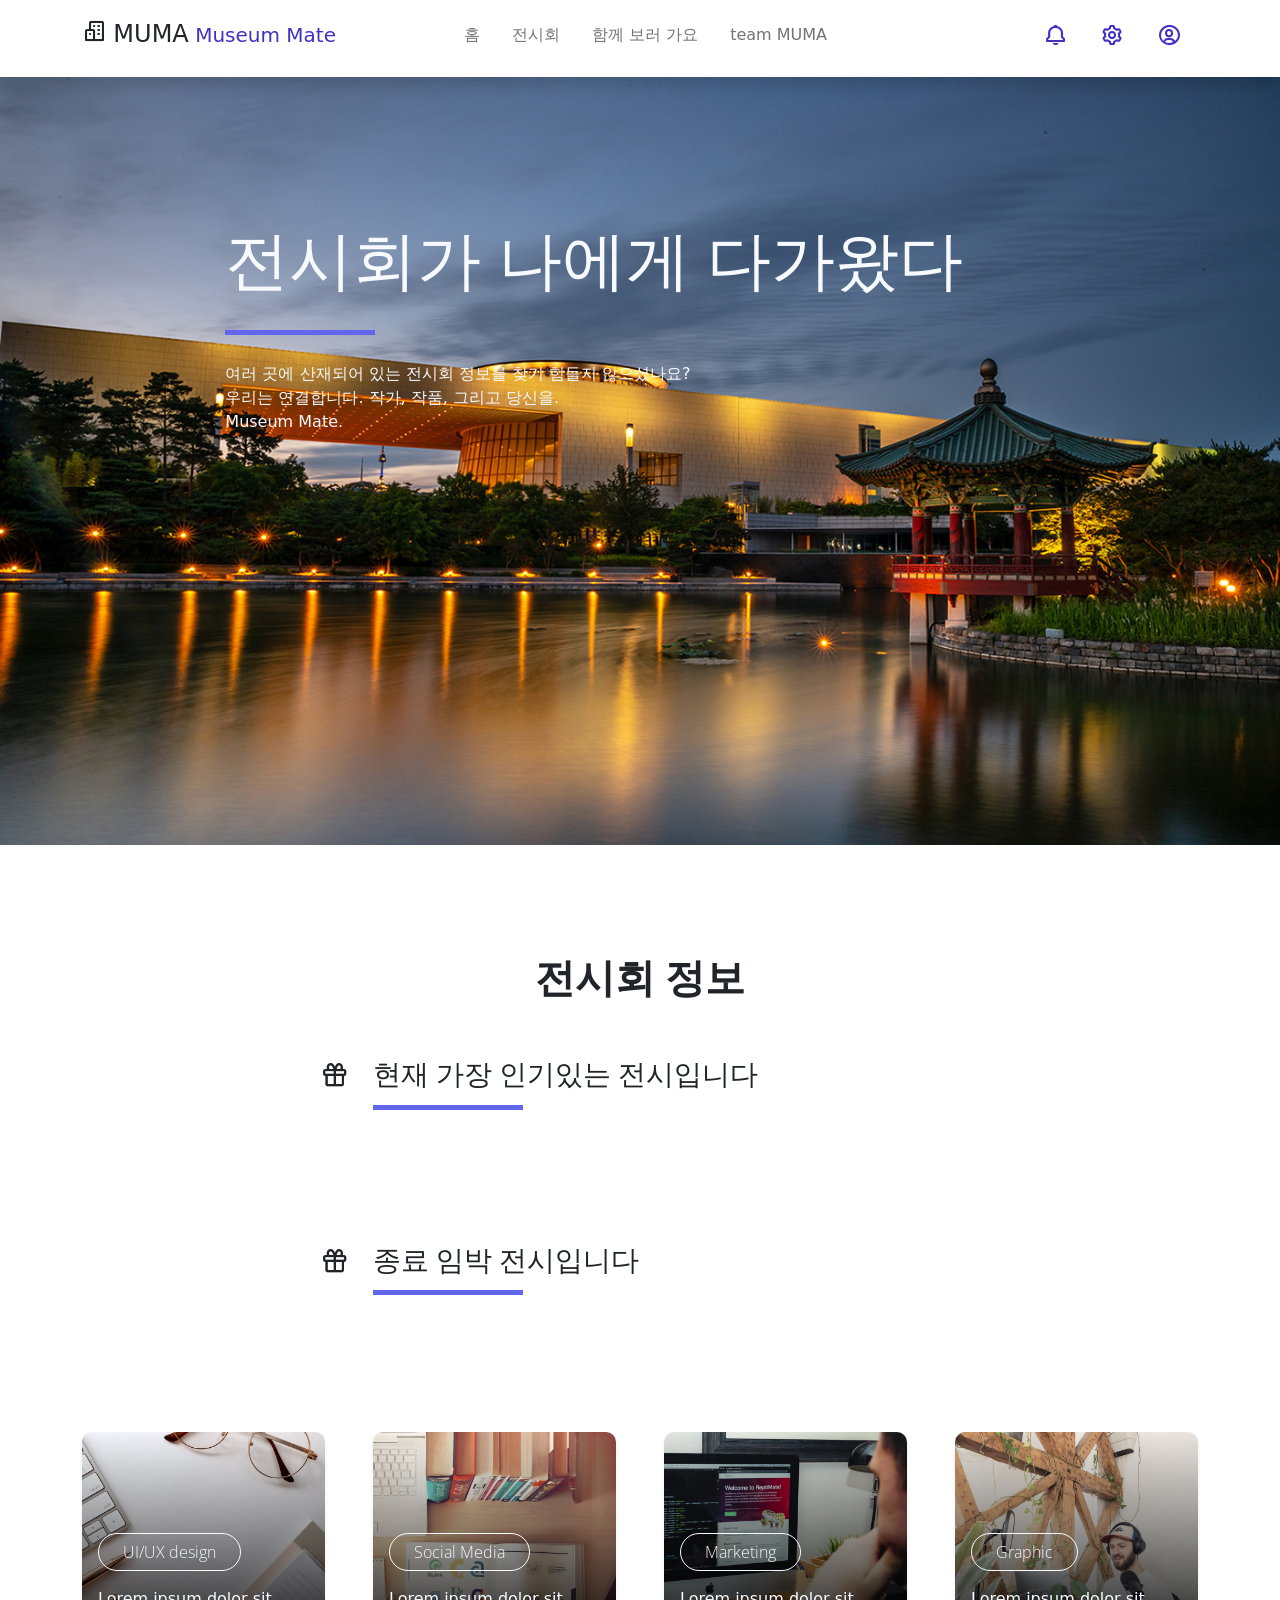
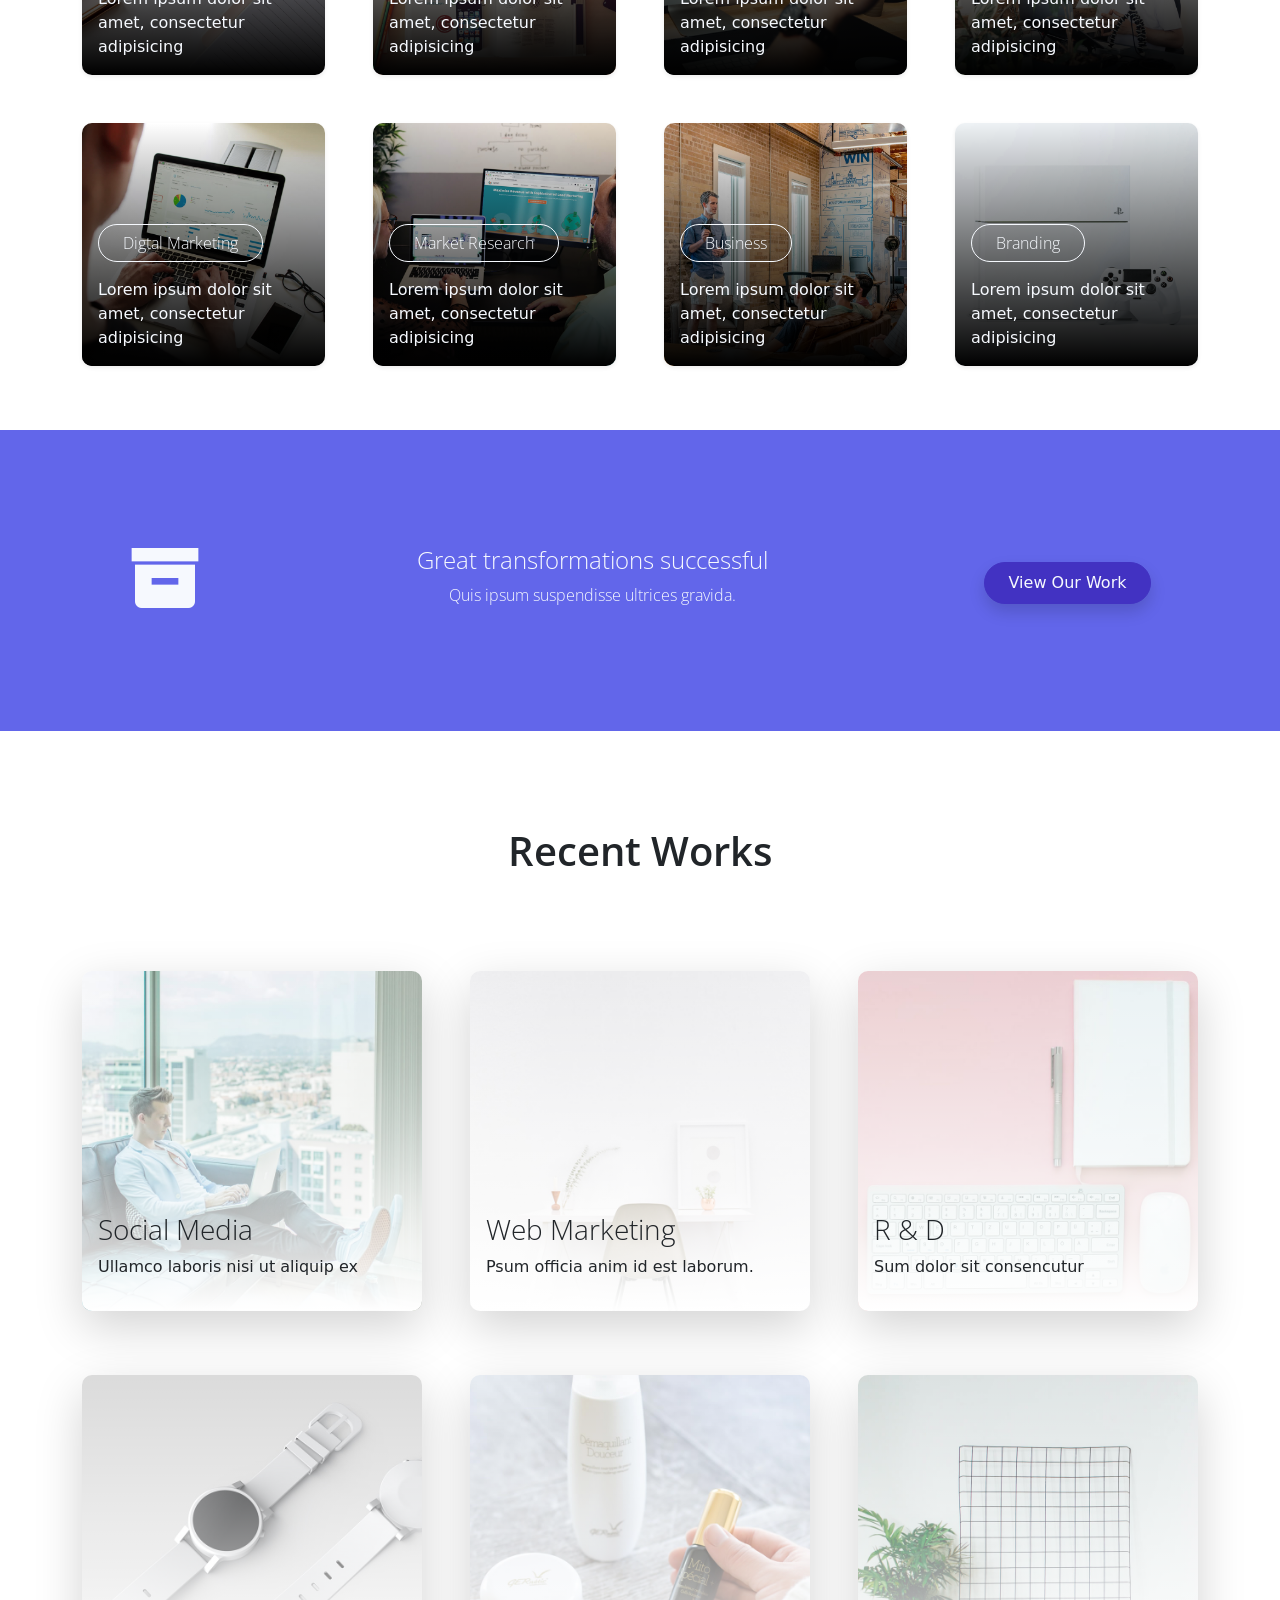
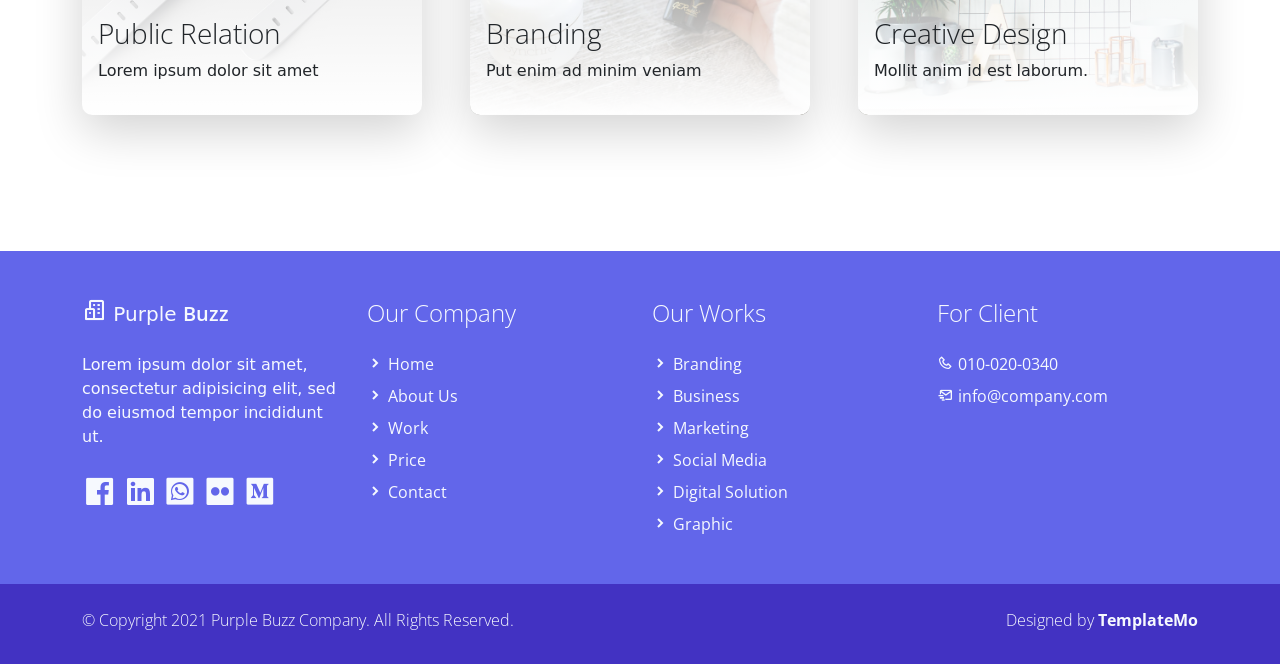
<file: index.html>
<!DOCTYPE html>
<html lang="en">

<head>
    <title>Purple Buzz HTML Template with Bootstrap 5 Beta 1</title>
    <meta charset="utf-8">
    <meta name="viewport" content="width=device-width, initial-scale=1">
    <link rel="apple-touch-icon" href="assets/img/apple-icon.png">
    <link rel="shortcut icon" type="image/x-icon" href="assets/img/favicon.ico">
    <!-- Load Require CSS -->
    <link href="assets/css/bootstrap.min.css" rel="stylesheet">
    <!-- Font CSS -->
    <link href="assets/css/boxicon.min.css" rel="stylesheet">
    <link href="https://fonts.googleapis.com/css2?family=Open+Sans:wght@300;400;600&display=swap" rel="stylesheet">
    <!-- Load Tempalte CSS -->
    <link rel="stylesheet" href="assets/css/templatemo.css">
    <!-- Custom CSS -->
    <link rel="stylesheet" href="assets/css/custom.css">

    <!-- <link href="assets/css/glightbox.min.css" rel="stylesheet"> -->
    <link href="assets/css/style.css" rel="stylesheet">
    <link href="assets/css/swiper-bundle.min.css" rel="stylesheet">
    <!--
    
TemplateMo 561 Purple Buzz

https://templatemo.com/tm-561-purple-buzz

-->
</head>

<body>
    <!-- Header -->
    <nav id="main_nav" class="navbar navbar-expand-lg navbar-light bg-white shadow">
        <div class="container d-flex justify-content-between align-items-center">
            <a class="navbar-brand h1" href="index.html">
                <i class='bx bx-buildings bx-sm text-dark'></i>
                <span class="text-dark h4">MUMA</span> <span class="text-primary h5">Museum Mate</span>
            </a>
            <button class="navbar-toggler border-0" type="button" data-bs-toggle="collapse"
                data-bs-target="#navbar-toggler-success" aria-controls="navbarSupportedContent" aria-expanded="false"
                aria-label="Toggle navigation">
                <span class="navbar-toggler-icon"></span>
            </button>

            <div class="align-self-center collapse navbar-collapse flex-fill  d-lg-flex justify-content-lg-between"
                id="navbar-toggler-success">
                <div class="flex-fill mx-xl-5 mb-2">
                    <ul class="nav navbar-nav d-flex justify-content-start mx-xl-5 text-center text-dark">
                        <li class="nav-item">
                            <a class="nav-link btn-outline-primary rounded-pill px-3" href="index.html">홈</a>
                        </li>
                        <li class="nav-item">
                            <a class="nav-link btn-outline-primary rounded-pill px-3" href="exhibition.html">전시회</a>
                        </li>
                        <li class="nav-item">
                            <a class="nav-link btn-outline-primary rounded-pill px-3" href="pricing.html">함께 보러 가요</a>
                        </li>
                        <li class="nav-item">
                            <a class="nav-link btn-outline-primary rounded-pill px-3" href="about.html">team MUMA</a>
                        </li>
                    </ul>
                </div>
                <div class="navbar align-self-center d-flex">
                    <a class="nav-link" href="#"><i class='bx bx-bell bx-sm bx-tada-hover text-primary'></i></a>
                    <a class="nav-link" href="#"><i class='bx bx-cog bx-sm text-primary'></i></a>
                    <a class="nav-link" href="#"><i class='bx bx-user-circle bx-sm text-primary'></i></a>
                </div>
            </div>
        </div>
    </nav>
    <!-- Close Header -->


    <!-- Start Banner Hero -->
    <div class="banner-wrapper bg-light">
        <div id="index_banner" class="banner-vertical-center-index container-fluid pt-5">

            <!-- Start slider -->
            <div id="carouselExampleIndicators" class="carousel slide" data-bs-ride="carousel">
                <!-- <ol class="carousel-indicators">
                    <li data-bs-target="#carouselExampleIndicators" data-bs-slide-to="0" class="active"></li>
                    <li data-bs-target="#carouselExampleIndicators" data-bs-slide-to="1"></li>
                    <li data-bs-target="#carouselExampleIndicators" data-bs-slide-to="2"></li>
                </ol> -->
                <div class="carousel-inner">
                    <div class="carousel-item active">

                        <div class="py-5 row d-flex align-items-center">
                            <div class="banner-content col-lg-8 col-8 offset-2 m-lg-auto text-left py-5 pb-5">
                                <h1
                                    class="banner-heading h1 text-light display-3 mb-0 pb-5 mx-0 px-0 light-300 typo-space-line">
                                    <strong>전시회가 나에게 다가왔다</strong>
                                </h1>
                                <p class="banner-body text-light py-3 mx-0 px-0">
                                    여러 곳에 산재되어 있는 전시회 정보를 찾기 힘들지 않으셨나요? <br>
                                    우리는 연결합니다. 작가, 작품, 그리고 당신을.<br>
                                    Museum Mate.
                                </p>
                                <!-- <a class="banner-button btn rounded-pill btn-outline-primary btn-lg px-4" href="#"
                                    role="button">Get Started</a> -->
                            </div>
                        </div>

                    </div>
                    <!-- <div class="carousel-item">

                        <div class="py-5 row d-flex align-items-center">
                            <div class="banner-content col-lg-8 col-8 offset-2 m-lg-auto text-left py-5 pb-5">
                                <h1 class="banner-heading h1 text-secondary display-3 mb-0 pb-3 mx-0 px-0 light-300">
                                    HTML CSS Template with Bootstrap 5 Beta 1
                                </h1>
                                <p class="banner-body text-muted py-3">
                                    You are not allowed to re-distribute this Purple Buzz HTML template as a
                                    downloadable ZIP file on any kind of Free CSS collection websites. This is strongly
                                    prohibited. Please contact TemplateMo for more information.
                                </p>
                                <a class="banner-button btn rounded-pill btn-outline-primary btn-lg px-4" href="#"
                                    role="button">Get Started</a>
                            </div>
                        </div>

                    </div>
                    <div class="carousel-item">

                        <div class="py-5 row d-flex align-items-center">
                            <div class="banner-content col-lg-8 col-8 offset-2 m-lg-auto text-left py-5 pb-5">
                                <h1 class="banner-heading h1 text-secondary display-3 mb-0 pb-3 mx-0 px-0 light-300">
                                    Cupidatat non proident, sunt in culpa qui officia
                                </h1>
                                <p class="banner-body text-muted py-3">
                                    Ut enim ad minim veniam, quis nostrud exercitation ullamco
                                    laboris nisi ut aliquip ex ea commodo consequat. Duis aute
                                    irure dolor in reprehenderit in voluptate velit esse cillum
                                    dolore eu fugiat nulla pariatur. Excepteur sint occaecat.
                                </p>
                                <a class="banner-button btn rounded-pill btn-outline-primary btn-lg px-4" href="#"
                                    role="button">Get Started</a>
                            </div>
                        </div>

                    </div> -->
                </div>
                <!-- <a class="carousel-control-prev text-decoration-none" href="#carouselExampleIndicators" role="button"
                    data-bs-slide="prev">
                    <i class='bx bx-chevron-left'></i>
                    <span class="visually-hidden">Previous</span>
                </a>
                <a class="carousel-control-next text-decoration-none" href="#carouselExampleIndicators" role="button"
                    data-bs-slide="next">
                    <i class='bx bx-chevron-right'></i>
                    <span class="visually-hidden">Next</span>
                </a> -->
            </div>
            <!-- End slider -->

        </div>
    </div>
    <!-- End Banner Hero -->



    <!-- Start Service -->
    <!-- <section class="service-wrapper py-3">
        <div class="container-fluid pb-3">
            <h2 class="h2 text-center col-12 py-5 semi-bold-600">전시회 정보</h2>
            <div class="row">
                <div class="service-header col-2 col-lg-3 text-end light-300">
                    <i class='bx bx-gift h3 mt-1'></i>
                </div>
                <div class="service-heading col-10 col-lg-9 text-start float-end light-300">
                    <h2 class="h3 pb-4 typo-space-line">전시회를 만나보세요</h2>
                </div>
            </div>
            <p class="service-footer col-10 offset-2 col-lg-9 offset-lg-3 text-start pb-3 text-muted px-2">
                가장 인기있는 전시와 종료가 얼마남지 않은 전시들입니다.
            </p>
        </div>

        <div class="service-tag py-5 bg-secondary">
            <div class="col-md-12">
                <ul class="nav d-flex justify-content-center">
                    <li class="nav-item mx-lg-4">
                        <a class="filter-btn nav-link btn-outline-primary active shadow rounded-pill text-light px-4 light-300"
                            href="#" data-filter=".project">All</a>
                    </li>
                    <li class="nav-item mx-lg-4">
                        <a class="filter-btn nav-link btn-outline-primary rounded-pill text-light px-4 light-300"
                            href="#" data-filter=".graphic">Graphics</a>
                    </li>
                    <li class="filter-btn nav-item mx-lg-4">
                        <a class="filter-btn nav-link btn-outline-primary rounded-pill text-light px-4 light-300"
                            href="#" data-filter=".ui">UI/UX</a>
                    </li>
                    <li class="nav-item mx-lg-4">
                        <a class="filter-btn nav-link btn-outline-primary rounded-pill text-light px-4 light-300"
                            href="#" data-filter=".branding">Branding</a>
                    </li>
                </ul>
            </div>
        </div>

    </section> -->

    <!-- ======= Testimonials Section ======= -->
    <section id="testimonials" class="testimonials section-bg">
        <div class="container">
            <h2 class="h2 text-center col-12 py-5 semi-bold-600">전시회 정보</h2>
            <div class="container-fluid pb-3">
                <div class="row">
                    <div class="service-header col-2 col-lg-3 text-end light-300">
                        <i class='bx bx-gift h3 mt-1'></i>
                    </div>
                    <div class="service-heading col-10 col-lg-9 text-start float-end light-300">
                        <h2 class="h3 pb-4 typo-space-line">현재 가장 인기있는 전시입니다</h2>
                    </div>
                </div>
                <!-- <p class="service-footer col-10 offset-2 col-lg-9 offset-lg-3 text-start pb-3 text-muted px-2">
                    
                </p> -->
            </div>

            <div class="testimonials-slider swiper" data-aos="fade-up" data-aos-delay="100">
                <div class="swiper-wrapper" id="swiper-wrapper1"></div>
                <div class="swiper-pagination"></div>
            </div>

        </div>

        <div class="container">
            <div class="container-fluid pb-3">
                <h2 class="h2 text-center col-12 py-5 semi-bold-600"></h2>
                <div class="row">
                    <div class="service-header col-2 col-lg-3 text-end light-300">
                        <i class='bx bx-gift h3 mt-1'></i>
                    </div>
                    <div class="service-heading col-10 col-lg-9 text-start float-end light-300">
                        <h2 class="h3 pb-4 typo-space-line">종료 임박 전시입니다</h2>
                    </div>
                </div>
                <!-- <p class="service-footer col-10 offset-2 col-lg-9 offset-lg-3 text-start pb-3 text-muted px-2">
                </p> -->
            </div>

            <div class="testimonials-slider swiper" data-aos="fade-up" data-aos-delay="100">
                <div class="swiper-wrapper" id="swiper-wrapper2"></div>
                <div class="swiper-pagination"></div>
            </div>

        </div>
    </section><!-- End Testimonials Section -->


    <section class="container overflow-hidden py-5">
        <div class="row gx-5 gx-sm-3 gx-lg-5 gy-lg-5 gy-3 pb-3 projects">

            <!-- Start Recent Work -->
            <div class="col-xl-3 col-md-4 col-sm-6 project ui branding">
                <a href="#" class="service-work card border-0 text-white shadow-sm overflow-hidden mx-5 m-sm-0">
                    <img class="service card-img" src="./assets/img/services-01.jpg" alt="Card image">
                    <div class="service-work-vertical card-img-overlay d-flex align-items-end">
                        <div class="service-work-content text-left text-light">
                            <span class="btn btn-outline-light rounded-pill mb-lg-3 px-lg-4 light-300">UI/UX
                                design</span>
                            <p class="card-text">Lorem ipsum dolor sit amet, consectetur adipisicing</p>
                        </div>
                    </div>
                </a>
            </div><!-- End Recent Work -->

            <!-- Start Recent Work -->
            <div class="col-xl-3 col-md-4 col-sm-6 project ui graphic">
                <a href="#" class="service-work card border-0 text-white shadow-sm overflow-hidden mx-5 m-sm-0">
                    <img class="card-img" src="./assets/img/services-02.jpg" alt="Card image">
                    <div class="service-work-vertical card-img-overlay d-flex align-items-end">
                        <div class="service-work-content text-left text-light">
                            <span class="btn btn-outline-light rounded-pill mb-lg-3 px-lg-4 light-300">Social
                                Media</span>
                            <p class="card-text">Lorem ipsum dolor sit amet, consectetur adipisicing</p>
                        </div>
                    </div>
                </a>
            </div><!-- End Recent Work -->

            <!-- Start Recent Work -->
            <div class="col-xl-3 col-md-4 col-sm-6 project branding">
                <a href="#" class="service-work card border-0 text-white shadow-sm overflow-hidden mx-5 m-sm-0">
                    <img class="card-img" src="./assets/img/services-03.jpg" alt="Card image">
                    <div class="service-work-vertical card-img-overlay d-flex align-items-end">
                        <div class="service-work-content text-left text-light">
                            <span class="btn btn-outline-light rounded-pill mb-lg-3 px-lg-4 light-300">Marketing</span>
                            <p class="card-text">Lorem ipsum dolor sit amet, consectetur adipisicing</p>
                        </div>
                    </div>
                </a>
            </div><!-- End Recent Work -->

            <!-- Start Recent Work -->
            <div class="col-xl-3 col-md-4 col-sm-6 project ui graphic">
                <a href="#" class="service-work card border-0 text-white shadow-sm overflow-hidden mx-5 m-sm-0">
                    <img class="card-img" src="./assets/img/services-04.jpg" alt="Card image">
                    <div class="service-work-vertical card-img-overlay d-flex align-items-end">
                        <div class="service-work-content text-left text-light">
                            <span class="btn btn-outline-light rounded-pill mb-lg-3 px-lg-4 light-300">Graphic</span>
                            <p class="card-text">Lorem ipsum dolor sit amet, consectetur adipisicing</p>
                        </div>
                    </div>
                </a>
            </div><!-- End Recent Work -->

            <!-- Start Recent Work -->
            <div class="col-xl-3 col-md-4 col-sm-6 project ui graphic">
                <a href="#" class="service-work card border-0 text-white shadow-sm overflow-hidden mx-5 m-sm-0">
                    <img class="card-img" src="./assets/img/services-05.jpg" alt="Card image">
                    <div class="service-work-vertical card-img-overlay d-flex align-items-end">
                        <div class="service-work-content text-left text-light">
                            <span class="btn btn-outline-light rounded-pill mb-lg-3 px-lg-4 light-300">Digtal
                                Marketing</span>
                            <p class="card-text">Lorem ipsum dolor sit amet, consectetur adipisicing</p>
                        </div>
                    </div>
                </a>
            </div><!-- End Recent Work -->

            <!-- Start Recent Work -->
            <div class="col-xl-3 col-md-4 col-sm-6 project branding">
                <a href="#" class="service-work card border-0 text-white shadow-sm overflow-hidden mx-5 m-sm-0">
                    <img class="card-img" src="./assets/img/services-06.jpg" alt="Card image">
                    <div class="service-work-vertical card-img-overlay d-flex align-items-end">
                        <div class="service-work-content text-left text-light">
                            <span class="btn btn-outline-light rounded-pill mb-lg-3 px-lg-4 light-300">Market
                                Research</span>
                            <p class="card-text">Lorem ipsum dolor sit amet, consectetur adipisicing</p>
                        </div>
                    </div>
                </a>
            </div><!-- End Recent Work -->

            <!-- Start Recent Work -->
            <div class="col-xl-3 col-md-4 col-sm-6 project branding">
                <a href="#" class="service-work card border-0 text-white shadow-sm overflow-hidden mx-5 m-sm-0">
                    <img class="card-img" src="./assets/img/services-07.jpg" alt="Card image">
                    <div class="service-work-vertical card-img-overlay d-flex align-items-end">
                        <div class="service-work-content text-left text-light">
                            <span class="btn btn-outline-light rounded-pill mb-lg-3 px-lg-4 light-300">Business</span>
                            <p class="card-text">Lorem ipsum dolor sit amet, consectetur adipisicing</p>
                        </div>
                    </div>
                </a>
            </div><!-- End Recent Work -->

            <!-- Start Recent Work -->
            <div class="col-xl-3 col-md-4 col-sm-6 project ui graphic branding">
                <a href="#" class="service-work card border-0 text-white shadow-sm overflow-hidden mx-5 m-sm-0">
                    <img class="card-img" src="./assets/img/services-08.jpg" alt="Card image">
                    <div class="service-work-vertical card-img-overlay d-flex align-items-end">
                        <div class="service-work-content text-left text-light">
                            <span class="btn btn-outline-light rounded-pill mb-lg-3 px-lg-4 light-300">Branding</span>
                            <p class="card-text">Lorem ipsum dolor sit amet, consectetur adipisicing</p>
                        </div>
                    </div>
                </a>
            </div><!-- End Recent Work -->

        </div>
    </section>
    <!-- End Service -->






    <!-- Start View Work -->
    <section class="bg-secondary">
        <div class="container py-5">
            <div class="row d-flex justify-content-center text-center">
                <div class="col-lg-2 col-12 text-light align-items-center">
                    <i class='display-1 bx bxs-box bx-lg'></i>
                </div>
                <div class="col-lg-7 col-12 text-light pt-2">
                    <h3 class="h4 light-300">Great transformations successful</h3>
                    <p class="light-300">Quis ipsum suspendisse ultrices gravida.</p>
                </div>
                <div class="col-lg-3 col-12 pt-4">
                    <a href="#" class="btn btn-primary rounded-pill btn-block shadow px-4 py-2">View Our Work</a>
                </div>
            </div>
        </div>
    </section>
    <!-- End View Work -->

    <!-- Start Recent Work -->
    <section class="py-5 mb-5">
        <div class="container">
            <div class="recent-work-header row text-center pb-5">
                <h2 class="col-md-6 m-auto h2 semi-bold-600 py-5">Recent Works</h2>
            </div>
            <div class="row gy-5 g-lg-5 mb-4">

                <!-- Start Recent Work -->
                <div class="col-md-4 mb-3">
                    <a href="#" class="recent-work card border-0 shadow-lg overflow-hidden">
                        <img class="recent-work-img card-img" src="./assets/img/recent-work-01.jpg" alt="Card image">
                        <div class="recent-work-vertical card-img-overlay d-flex align-items-end">
                            <div class="recent-work-content text-start mb-3 ml-3 text-dark">
                                <h3 class="card-title light-300">Social Media</h3>
                                <p class="card-text">Ullamco laboris nisi ut aliquip ex</p>
                            </div>
                        </div>
                    </a>
                </div><!-- End Recent Work -->

                <!-- Start Recent Work -->
                <div class="col-md-4 mb-3">
                    <a href="#" class="recent-work card border-0 shadow-lg overflow-hidden">
                        <img class="recent-work-img card-img" src="./assets/img/recent-work-02.jpg" alt="Card image">
                        <div class="recent-work-vertical card-img-overlay d-flex align-items-end">
                            <div class="recent-work-content text-start mb-3 ml-3 text-dark">
                                <h3 class="card-title light-300">Web Marketing</h3>
                                <p class="card-text">Psum officia anim id est laborum.</p>
                            </div>
                        </div>
                    </a>
                </div><!-- End Recent Work -->

                <!-- Start Recent Work -->
                <div class="col-md-4 mb-3">
                    <a href="#" class="recent-work card border-0 shadow-lg overflow-hidden">
                        <img class="recent-work-img card-img" src="./assets/img/recent-work-03.jpg" alt="Card image">
                        <div class="recent-work-vertical card-img-overlay d-flex align-items-end">
                            <div class="recent-work-content text-start mb-3 ml-3 text-dark">
                                <h3 class="card-title light-300">R & D</h3>
                                <p class="card-text">Sum dolor sit consencutur</p>
                            </div>
                        </div>
                    </a>
                </div><!-- End Recent Work -->

                <!-- Start Recent Work -->
                <div class="col-md-4 mb-3">
                    <a href="#" class="recent-work card border-0 shadow-lg overflow-hidden">
                        <img class="recent-work-img card-img" src="./assets/img/recent-work-04.jpg" alt="Card image">
                        <div class="recent-work-vertical card-img-overlay d-flex align-items-end">
                            <div class="recent-work-content text-start mb-3 ml-3 text-dark">
                                <h3 class="card-title light-300">Public Relation</h3>
                                <p class="card-text">Lorem ipsum dolor sit amet</p>
                            </div>
                        </div>
                    </a>
                </div><!-- End Recent Work -->

                <!-- Start Recent Work -->
                <div class="col-md-4 mb-3">
                    <a href="#" class="recent-work card border-0 shadow-lg overflow-hidden">
                        <img class="recent-work-img card-img" src="./assets/img/recent-work-05.jpg" alt="Card image">
                        <div class="recent-work-vertical card-img-overlay d-flex align-items-end">
                            <div class="recent-work-content text-start mb-3 ml-3 text-dark">
                                <h3 class="card-title light-300">Branding</h3>
                                <p class="card-text">Put enim ad minim veniam</p>
                            </div>
                        </div>
                    </a>
                </div><!-- End Recent Work -->

                <!-- Start Recent Work -->
                <div class="col-md-4 mb-3">
                    <a href="#" class="recent-work card border-0 shadow-lg overflow-hidden">
                        <img class="recent-work-img card-img" src="./assets/img/recent-work-06.jpg" alt="Card image">
                        <div class="recent-work-vertical card-img-overlay d-flex align-items-end">
                            <div class="recent-work-content text-start mb-3 ml-3 text-dark">
                                <h3 class="card-title light-300">Creative Design</h3>
                                <p class="card-text">Mollit anim id est laborum.</p>
                            </div>
                        </div>
                    </a>
                </div><!-- End Recent Work -->

            </div>
        </div>
    </section>
    <!-- End Recent Work -->



    <!-- Start Footer -->
    <footer class="bg-secondary pt-4">
        <div class="container">
            <div class="row py-4">

                <div class="col-lg-3 col-12 align-left">
                    <a class="navbar-brand" href="index.html">
                        <i class='bx bx-buildings bx-sm text-light'></i>
                        <span class="text-light h5">Purple</span> <span class="text-light h5 semi-bold-600">Buzz</span>
                    </a>
                    <p class="text-light my-lg-4 my-2">
                        Lorem ipsum dolor sit amet, consectetur adipisicing elit,
                        sed do eiusmod tempor incididunt ut.
                    </p>
                    <ul class="list-inline footer-icons light-300">
                        <li class="list-inline-item m-0">
                            <a class="text-light" target="_blank" href="http://facebook.com/">
                                <i class='bx bxl-facebook-square bx-md'></i>
                            </a>
                        </li>
                        <li class="list-inline-item m-0">
                            <a class="text-light" target="_blank" href="https://www.linkedin.com/">
                                <i class='bx bxl-linkedin-square bx-md'></i>
                            </a>
                        </li>
                        <li class="list-inline-item m-0">
                            <a class="text-light" target="_blank" href="https://www.whatsapp.com/">
                                <i class='bx bxl-whatsapp-square bx-md'></i>
                            </a>
                        </li>
                        <li class="list-inline-item m-0">
                            <a class="text-light" target="_blank" href="https://www.flickr.com/">
                                <i class='bx bxl-flickr-square bx-md'></i>
                            </a>
                        </li>
                        <li class="list-inline-item m-0">
                            <a class="text-light" target="_blank" href="https://www.medium.com/">
                                <i class='bx bxl-medium-square bx-md'></i>
                            </a>
                        </li>
                    </ul>
                </div>

                <div class="col-lg-3 col-md-4 my-sm-0 mt-4">
                    <h3 class="h4 pb-lg-3 text-light light-300">Our Company</h2>
                        <ul class="list-unstyled text-light light-300">
                            <li class="pb-2">
                                <i class='bx-fw bx bxs-chevron-right bx-xs'></i><a
                                    class="text-decoration-none text-light" href="index.html">Home</a>
                            </li>
                            <li class="pb-2">
                                <i class='bx-fw bx bxs-chevron-right bx-xs'></i><a
                                    class="text-decoration-none text-light py-1" href="about.html">About Us</a>
                            </li>
                            <li class="pb-2">
                                <i class='bx-fw bx bxs-chevron-right bx-xs'></i><a
                                    class="text-decoration-none text-light py-1" href="work.html">Work</a>
                            </li>
                            <li class="pb-2">
                                <i class='bx-fw bx bxs-chevron-right bx-xs'></i></i><a
                                    class="text-decoration-none text-light py-1" href="pricing.html">Price</a>
                            </li>
                            <li class="pb-2">
                                <i class='bx-fw bx bxs-chevron-right bx-xs'></i><a
                                    class="text-decoration-none text-light py-1" href="contact.html">Contact</a>
                            </li>
                        </ul>
                </div>

                <div class="col-lg-3 col-md-4 my-sm-0 mt-4">
                    <h2 class="h4 pb-lg-3 text-light light-300">Our Works</h2>
                    <ul class="list-unstyled text-light light-300">
                        <li class="pb-2">
                            <i class='bx-fw bx bxs-chevron-right bx-xs'></i><a
                                class="text-decoration-none text-light py-1" href="#">Branding</a>
                        </li>
                        <li class="pb-2">
                            <i class='bx-fw bx bxs-chevron-right bx-xs'></i><a
                                class="text-decoration-none text-light py-1" href="#">Business</a>
                        </li>
                        <li class="pb-2">
                            <i class='bx-fw bx bxs-chevron-right bx-xs'></i><a
                                class="text-decoration-none text-light py-1" href="#">Marketing</a>
                        </li>
                        <li class="pb-2">
                            <i class='bx-fw bx bxs-chevron-right bx-xs'></i><a
                                class="text-decoration-none text-light py-1" href="#">Social Media</a>
                        </li>
                        <li class="pb-2">
                            <i class='bx-fw bx bxs-chevron-right bx-xs'></i><a
                                class="text-decoration-none text-light py-1" href="#">Digital Solution</a>
                        </li>
                        <li class="pb-2">
                            <i class='bx-fw bx bxs-chevron-right bx-xs'></i><a
                                class="text-decoration-none text-light py-1" href="#">Graphic</a>
                        </li>
                    </ul>
                </div>

                <div class="col-lg-3 col-md-4 my-sm-0 mt-4">
                    <h2 class="h4 pb-lg-3 text-light light-300">For Client</h2>
                    <ul class="list-unstyled text-light light-300">
                        <li class="pb-2">
                            <i class='bx-fw bx bx-phone bx-xs'></i><a class="text-decoration-none text-light py-1"
                                href="tel:010-020-0340">010-020-0340</a>
                        </li>
                        <li class="pb-2">
                            <i class='bx-fw bx bx-mail-send bx-xs'></i><a class="text-decoration-none text-light py-1"
                                href="mailto:info@company.com">info@company.com</a>
                        </li>
                    </ul>
                </div>

            </div>
        </div>

        <div class="w-100 bg-primary py-3">
            <div class="container">
                <div class="row pt-2">
                    <div class="col-lg-6 col-sm-12">
                        <p class="text-lg-start text-center text-light light-300">
                            © Copyright 2021 Purple Buzz Company. All Rights Reserved.
                        </p>
                    </div>
                    <div class="col-lg-6 col-sm-12">
                        <p class="text-lg-end text-center text-light light-300">
                            Designed by <a rel="sponsored" class="text-decoration-none text-light"
                                href="https://templatemo.com/" target="_blank"><strong>TemplateMo</strong></a>
                        </p>
                    </div>
                </div>
            </div>
        </div>

    </footer>
    <!-- End Footer -->


    <!-- Bootstrap -->
    <script src="assets/js/bootstrap.bundle.min.js"></script>
    <!-- Load jQuery require for isotope -->
    <script src="assets/js/jquery.min.js"></script>
    <!-- Isotope -->
    <script src="assets/js/isotope.pkgd.js"></script>
    <!-- Page Script -->
    <script>
        $(window).load(function () {
            // init Isotope
            var $projects = $('.projects').isotope({
                itemSelector: '.project',
                layoutMode: 'fitRows'
            });
            $(".filter-btn").click(function () {
                var data_filter = $(this).attr("data-filter");
                $projects.isotope({
                    filter: data_filter
                });
                $(".filter-btn").removeClass("active");
                $(".filter-btn").removeClass("shadow");
                $(this).addClass("active");
                $(this).addClass("shadow");
                return false;
            });
        });
    </script>
    <!-- Templatemo -->
    <script src="assets/js/templatemo.js"></script>
    <!-- Custom -->
    <script src="assets/js/custom.js"></script>

    <!-- <script src="assets/js/glightbox.min.js"></script> -->
    <script src="assets/js/swiper-bundle.min.js"></script>
    <script src="assets/js/main.js"></script>

	<script src = "assets/js/custom.js"></script>
    
	<script>
		window.addEventListener('DOMContentLoaded', function () {
			renderExhibitionsById();
            renderExhibitionsByEndAt();
		});
	</script>
</body>

</html>
</file>
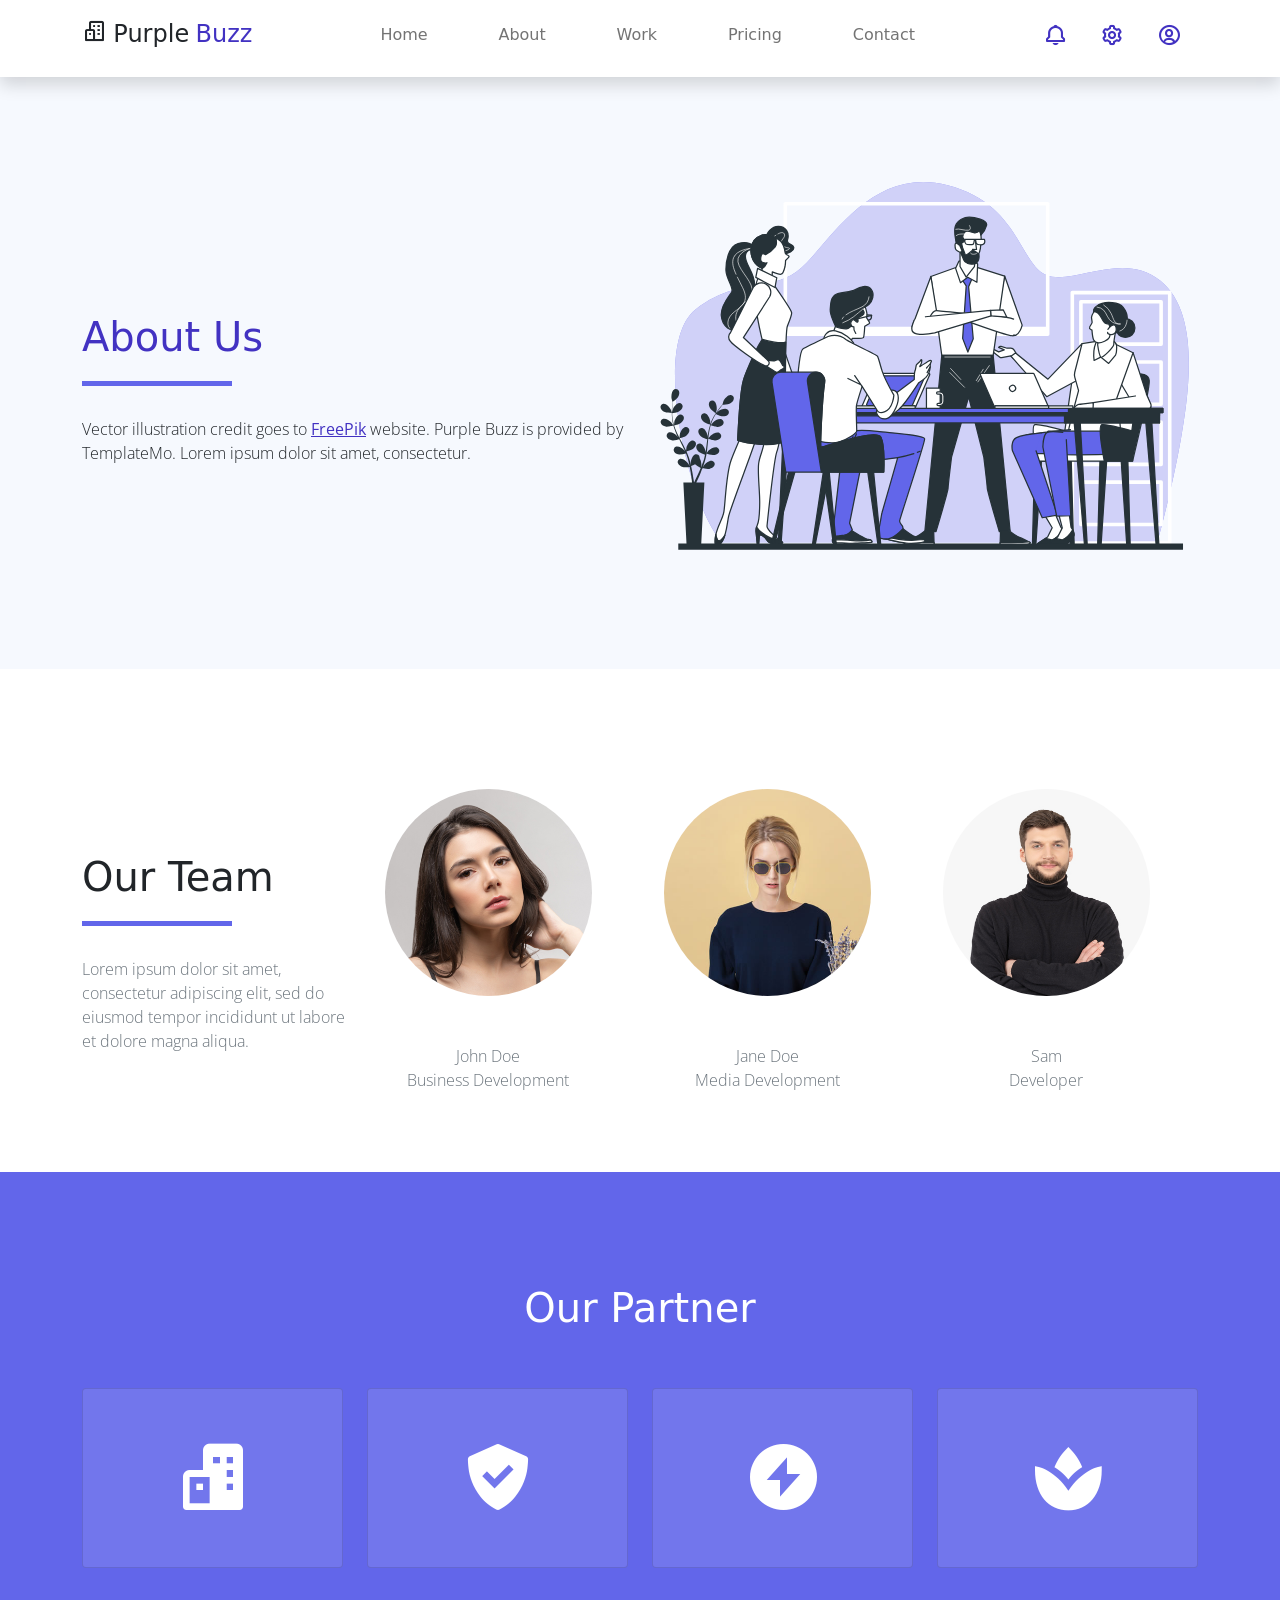
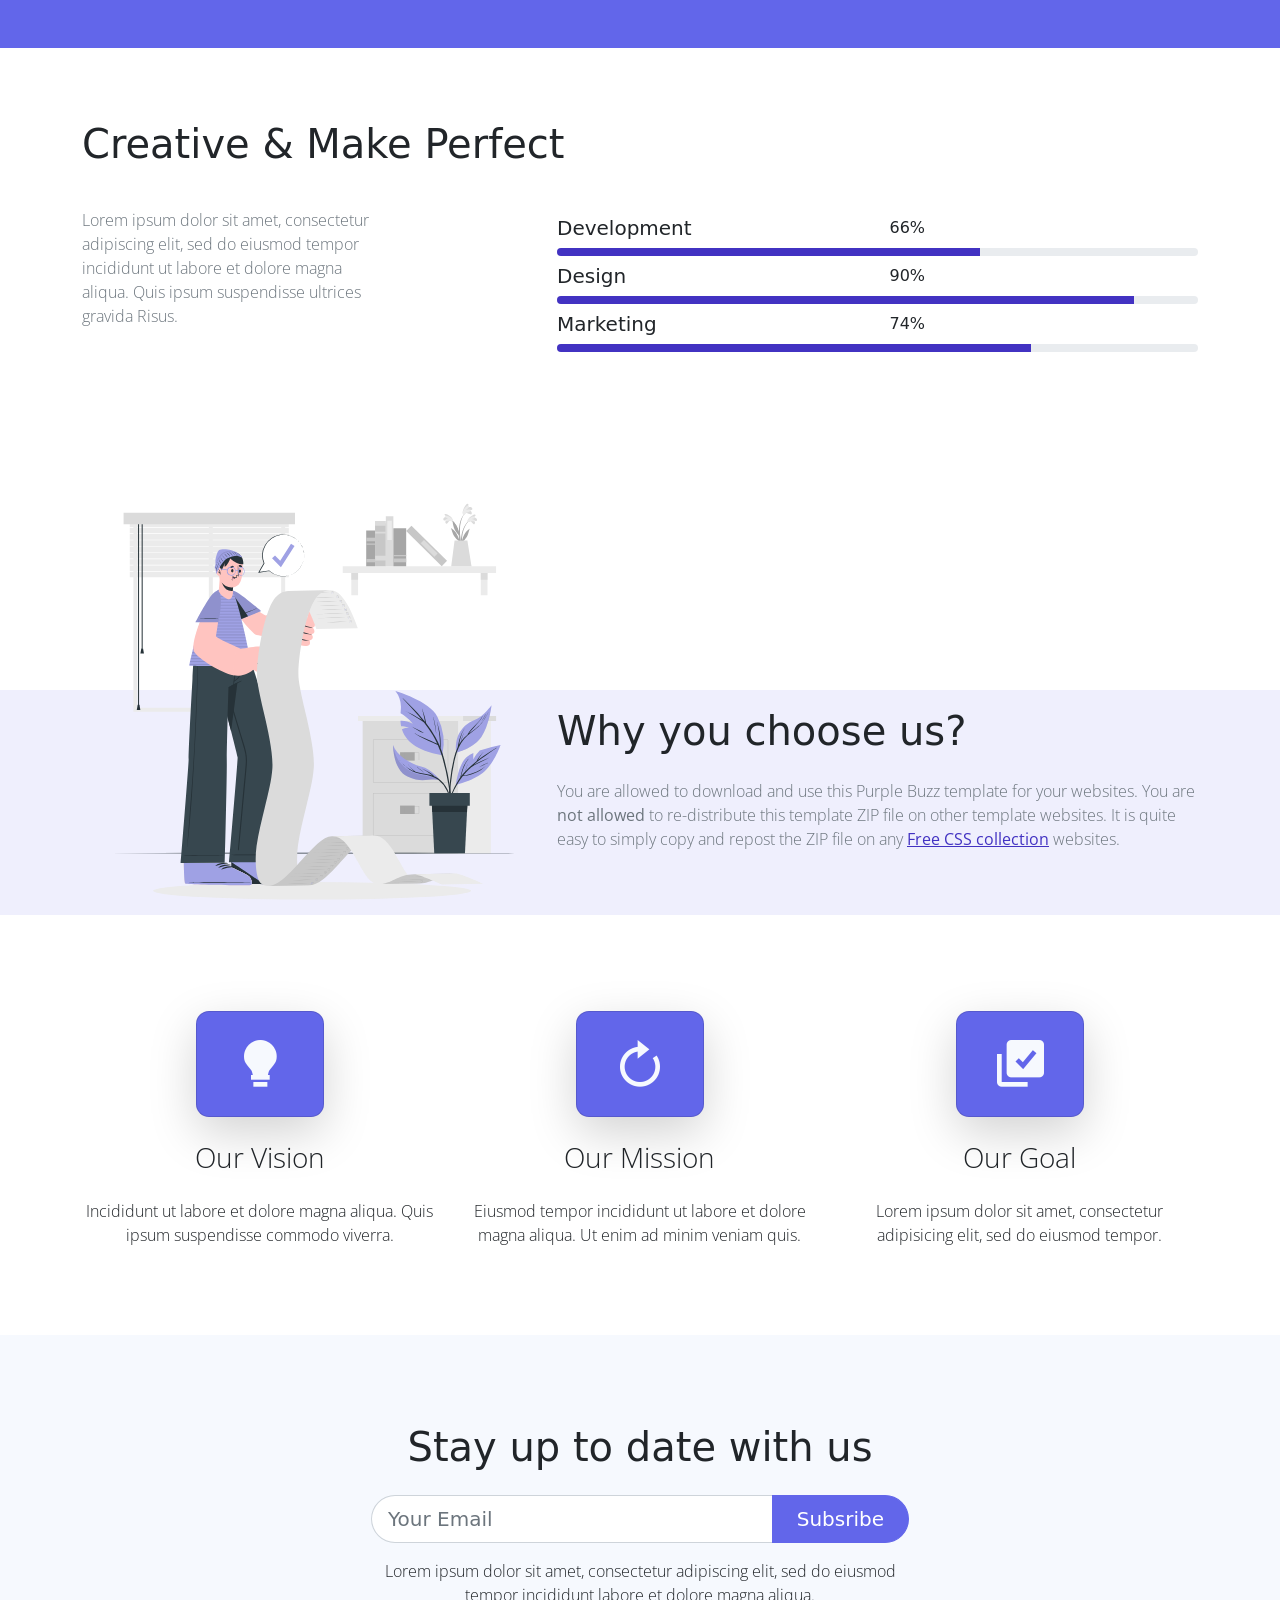
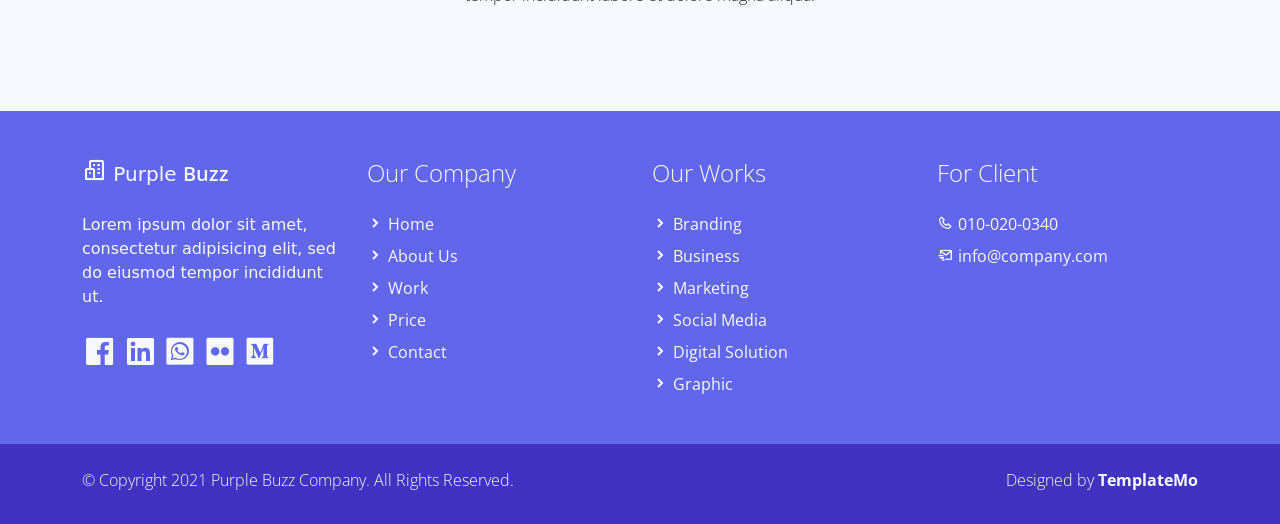
<file: about.html>
<!DOCTYPE html>
<html lang="en">

<head>
    <title>Purple Buzz - About Page</title>
    <meta charset="utf-8">
    <meta name="viewport" content="width=device-width, initial-scale=1">
    <link rel="apple-touch-icon" href="assets/img/apple-icon.png">
    <link rel="shortcut icon" type="image/x-icon" href="assets/img/favicon.ico">
    <!-- Load Require CSS -->
    <link href="assets/css/bootstrap.min.css" rel="stylesheet">
    <!-- Font CSS -->
    <link href="assets/css/boxicon.min.css" rel="stylesheet">
    <link href="https://fonts.googleapis.com/css2?family=Open+Sans:wght@300;400;600&display=swap" rel="stylesheet">
    <!-- Load Tempalte CSS -->
    <link rel="stylesheet" href="assets/css/templatemo.css">
    <!-- Custom CSS -->
    <link rel="stylesheet" href="assets/css/custom.css">
<!--
    
TemplateMo 561 Purple Buzz

https://templatemo.com/tm-561-purple-buzz

-->
</head>

<body>
    <!-- Header -->
    <nav id="main_nav" class="navbar navbar-expand-lg navbar-light bg-white shadow">
        <div class="container d-flex justify-content-between align-items-center">
            <a class="navbar-brand h1" href="index.html">
                <i class='bx bx-buildings bx-sm text-dark'></i>
                <span class="text-dark h4">Purple</span> <span class="text-primary h4">Buzz</span>
            </a>
            <button class="navbar-toggler border-0" type="button" data-bs-toggle="collapse" data-bs-target="#navbar-toggler-success" aria-controls="navbarSupportedContent" aria-expanded="false" aria-label="Toggle navigation">
                <span class="navbar-toggler-icon"></span>
            </button>

            <div class="align-self-center collapse navbar-collapse flex-fill  d-lg-flex justify-content-lg-between" id="navbar-toggler-success">
                <div class="flex-fill mx-xl-5 mb-2">
                    <ul class="nav navbar-nav d-flex justify-content-between mx-xl-5 text-center text-dark">
                        <li class="nav-item">
                            <a class="nav-link btn-outline-primary rounded-pill px-3" href="index.html">Home</a>
                        </li>
                        <li class="nav-item">
                            <a class="nav-link btn-outline-primary rounded-pill px-3" href="about.html">About</a>
                        </li>
                        <li class="nav-item">
                            <a class="nav-link btn-outline-primary rounded-pill px-3" href="work.html">Work</a>
                        </li>
                        <li class="nav-item">
                            <a class="nav-link btn-outline-primary rounded-pill px-3" href="pricing.html">Pricing</a>
                        </li>
                        <li class="nav-item">
                            <a class="nav-link btn-outline-primary rounded-pill px-3" href="contact.html">Contact</a>
                        </li>
                    </ul>
                </div>
                <div class="navbar align-self-center d-flex">
                    <a class="nav-link" href="#"><i class='bx bx-bell bx-sm bx-tada-hover text-primary'></i></a>
                    <a class="nav-link" href="#"><i class='bx bx-cog bx-sm text-primary'></i></a>
                    <a class="nav-link" href="#"><i class='bx bx-user-circle bx-sm text-primary'></i></a>
                </div>
            </div>
        </div>
    </nav>
    <!-- Close Header -->


    <!-- Start Banner Hero -->
    <section class="bg-light w-100">
        <div class="container">
            <div class="row d-flex align-items-center py-5">
                <div class="col-lg-6 text-start">
                    <h1 class="h2 py-5 text-primary typo-space-line">About Us</h1>
                    <p class="light-300">
                        Vector illustration credit goes to <a rel="nofollow" href="http://freepik.com/" target="_blank">FreePik</a> website. Purple Buzz is provided by TemplateMo. Lorem ipsum dolor sit amet, consectetur.
                    </p>
                </div>
                <div class="col-lg-6">
                    <img src="./assets/img/banner-img-02.svg">
                </div>
            </div>
        </div>
    </section>
    <!-- End Banner Hero -->


    <!-- Start Team Member -->
    <section class="container py-5">
        <div class="pt-5 pb-3 d-lg-flex align-items-center gx-5">

            <div class="col-lg-3">
                <h2 class="h2 py-5 typo-space-line">Our Team</h2>
                <p class="text-muted light-300">
                    Lorem ipsum dolor sit amet, consectetur adipiscing elit,
                    sed do eiusmod tempor incididunt ut labore et dolore magna aliqua.
                </p>
            </div>

            <div class="col-lg-9 row">
                <div class="team-member col-md-4">
                    <img class="team-member-img img-fluid rounded-circle p-4" src="./assets/img/team-01.jpg" alt="Card image">
                    <ul class="team-member-caption list-unstyled text-center pt-4 text-muted light-300">
                        <li>John Doe</li>
                        <li>Business Development</li>
                    </ul>
                </div>
                <div class="team-member col-md-4">
                    <img class="team-member-img img-fluid rounded-circle p-4" src="./assets/img/team-02.jpg" alt="Card image">
                    <ul class="team-member-caption list-unstyled text-center pt-4 text-muted light-300">
                        <li>Jane Doe</li>
                        <li>Media Development</li>
                    </ul>
                </div>
                <div class="team-member col-md-4">
                    <img class="team-member-img img-fluid rounded-circle p-4" src="./assets/img/team-03.jpg" alt="Card image">
                    <ul class="team-member-caption list-unstyled text-center pt-4 text-muted light-300">
                        <li>Sam</li>
                        <li>Developer</li>
                    </ul>
                </div>
            </div>

        </div>
    </section>
    <!-- End Team Member -->

    <!-- Start Our Partner -->
    <section class="bg-secondary py-3">
        <div class="container py-5">
            <h2 class="h2 text-white text-center py-5">Our Partner</h2>
            <div class="row text-center">
                <div class="col-md-3 mb-3">
                    <div class="card partner-wap py-5">
                        <a href="#"><i class='display-1 text-white bx bxs-buildings'></i></a>
                    </div>
                </div>
                <div class="col-md-3 mb-3">
                    <div class="card partner-wap py-5">
                        <a href="#"><i class='display-1 bx text-white bxs-check-shield bx-lg'></i></a>
                    </div>
                </div>
                <div class="col-md-3 mb-3">
                    <div class="card partner-wap py-5">
                        <a href="#"><i class='display-1 text-white bx bxs-bolt-circle'></i></a>
                    </div>
                </div>
                <div class="col-md-3 mb-3">
                    <div class="card partner-wap py-5">
                        <a href="#"><i class='display-1 text-white bx bxs-spa'></i></a>
                    </div>
                </div>
            </div>
        </div>
    </section>
    <!--End Our Partner-->

    <!-- Start Progress -->
    <section class="bg-white py-5">
        <div class="container my-4">

            <h1 class="creative-heading h2 pb-3">Creative & Make Perfect</h1>

            <div class="creative-content row py-3">
                <div class="col-md-5">
                    <p class="text-muted col-lg-8 light-300">Lorem ipsum dolor sit amet, consectetur adipiscing elit, sed do eiusmod tempor incididunt ut labore et dolore magna aliqua. Quis ipsum suspendisse ultrices gravida Risus.
                    </p>
                </div>
                <div class="creative-progress col-md-7">

                    <div class="row mt-4 mt-sm-2">
                        <div class="col-6">
                            <h4 class="h5">Development</h4>
                        </div>
                        <div class="col-6 text-right">66%</div>
                    </div>
                    <div class="progress">
                        <div class="progress-bar" role="progressbar" style="width: 66%" aria-valuenow="66" aria-valuemin="0" aria-valuemax="100"></div>
                    </div>

                    <div class="row mt-4 mt-sm-2">
                        <div class="col-6">
                            <h4 class="h5">Design</h4>
                        </div>
                        <div class="col-6 text-right">90%</div>
                    </div>
                    <div class="progress">
                        <div class="progress-bar" role="progressbar" style="width: 90%" aria-valuenow="90" aria-valuemin="0" aria-valuemax="100"></div>
                    </div>


                    <div class="row mt-4 mt-sm-2">
                        <div class="col-6">
                            <h4 class="h5">Marketing</h4>
                        </div>
                        <div class="col-6 text-right">74%</div>
                    </div>
                    <div class="progress">
                        <div class="progress-bar" role="progressbar" style="width: 74%" aria-valuenow="74" aria-valuemin="0" aria-valuemax="100"></div>
                    </div>

                </div>
            </div>
        </div>
    </section>
    <!-- End Progress -->

    <!-- Start Choice -->
    <section class="why-us banner-bg bg-light">
        <div class="container my-4">
            <div class="row">
                <div class="banner-img col-lg-5">
                    <img src="./assets/img/work.svg" class="rounded img-fluid" alt="">
                </div>
                <div class="banner-content col-lg-7 align-self-end">
                    <h2 class="h2 pb-3">Why you choose us?</h2>
                    <p class="text-muted pb-5 light-300">
                    You are allowed to download and use this Purple Buzz template for your websites. You are <strong>not allowed</strong> to re-distribute this template ZIP file on other template websites. It is quite easy to simply copy and repost the ZIP file on any <a rel="nofollow" href="https://www.google.com/search?q=free+css" target="_blank">Free CSS collection</a> websites.</p>
                </div>
            </div>
        </div>
    </section>
    <!-- End Choice -->

    <!-- Start Aim -->
    <section class="banner-bg bg-white py-5">
        <div class="container my-4">
            <div class="row text-center">

                <div class="objective col-lg-4">
                    <div class="objective-icon card m-auto py-4 mb-2 mb-sm-4 bg-secondary shadow-lg">
                        <i class="display-4 bx bxs-bulb text-light"></i>
                    </div>
                    <h2 class="objective-heading h3 mb-2 mb-sm-4 light-300">Our Vision</h2>
                    <p class="light-300">
                        Incididunt ut labore et dolore magna aliqua. Quis ipsum suspendisse commodo viverra.
                    </p>
                </div>

                <div class="objective col-lg-4 mt-sm-0 mt-4">
                    <div class="objective-icon card m-auto py-4 mb-2 mb-sm-4 bg-secondary shadow-lg">
                        <i class='display-4 bx bx-revision text-light'></i>
                    </div>
                    <h2 class="objective-heading h3 mb-2 mb-sm-4 light-300">Our Mission</h2>
                    <p class="light-300">
                        Eiusmod tempor incididunt ut labore et dolore magna aliqua.
                        Ut enim ad minim veniam quis.
                    </p>
                </div>

                <div class="objective col-lg-4 mt-sm-0 mt-4">
                    <div class="objective-icon card m-auto py-4 mb-2 mb-sm-4 bg-secondary shadow-lg">
                        <i class="display-4 bx bxs-select-multiple text-light"></i>
                    </div>
                    <h2 class="objective-heading h3 mb-2 mb-sm-4 light-300">Our Goal</h2>
                    <p class="light-300">
                        Lorem ipsum dolor sit amet, consectetur adipisicing elit,
                        sed do eiusmod tempor.
                    </p>
                </div>

            </div>
        </div>
    </section>
    <!-- End Aim -->

    <!-- Start Contact -->
    <section class="banner-bg bg-light py-5">
        <div class="container">
            <div class="row">
                <div class="col-lg-6 mx-auto my-4 p-3">
                    <form action="#" method="get"><h1 class="h2 text-center">Stay up to date with us</h1>
                    <div class="input-group py-3">
                    
                        <input name="email" type="text" class="form-control form-control-lg rounded-pill rounded-end" id="email" placeholder="Your Email" aria-label="Your Email">
                        <button class="btn btn-secondary text-white btn-lg rounded-pill rounded-start px-lg-4" type="submit">Subsribe</button>
                    </div>
                    <p class="text-center light-300">Lorem ipsum dolor sit amet, consectetur adipiscing elit, sed do eiusmod tempor incididunt labore et dolore magna aliqua.</p>
                    </form>
                </div>
            </div>
        </div>
    </section>
    <!-- End Contact -->


    <!-- Start Footer -->
    <footer class="bg-secondary pt-4">
        <div class="container">
            <div class="row py-4">

                <div class="col-lg-3 col-12 align-left">
                    <a class="navbar-brand" href="index.html">
                        <i class='bx bx-buildings bx-sm text-light'></i>
                        <span class="text-light h5">Purple</span> <span class="text-light h5 semi-bold-600">Buzz</span>
                    </a>
                    <p class="text-light my-lg-4 my-2">
                        Lorem ipsum dolor sit amet, consectetur adipisicing elit,
                        sed do eiusmod tempor incididunt ut.
                    </p>
                    <ul class="list-inline footer-icons light-300">
                        <li class="list-inline-item m-0">
                            <a class="text-light" target="_blank" href="http://facebook.com/">
                                <i class='bx bxl-facebook-square bx-md'></i>
                            </a>
                        </li>
                        <li class="list-inline-item m-0">
                            <a class="text-light" target="_blank" href="https://www.linkedin.com/">
                                <i class='bx bxl-linkedin-square bx-md'></i>
                            </a>
                        </li>
                        <li class="list-inline-item m-0">
                            <a class="text-light" target="_blank" href="https://www.whatsapp.com/">
                                <i class='bx bxl-whatsapp-square bx-md'></i>
                            </a>
                        </li>
                        <li class="list-inline-item m-0">
                            <a class="text-light" target="_blank" href="https://www.flickr.com/">
                                <i class='bx bxl-flickr-square bx-md'></i>
                            </a>
                        </li>
                        <li class="list-inline-item m-0">
                            <a class="text-light" target="_blank" href="https://www.medium.com/">
                                <i class='bx bxl-medium-square bx-md' ></i>
                            </a>
                        </li>
                    </ul>
                </div>

                <div class="col-lg-3 col-md-4 my-sm-0 mt-4">
                    <h3 class="h4 pb-lg-3 text-light light-300">Our Company</h2>
                        <ul class="list-unstyled text-light light-300">
                            <li class="pb-2">
                                <i class='bx-fw bx bxs-chevron-right bx-xs'></i><a class="text-decoration-none text-light" href="index.html">Home</a>
                            </li>
                            <li class="pb-2">
                                <i class='bx-fw bx bxs-chevron-right bx-xs'></i><a class="text-decoration-none text-light py-1" href="about.html">About Us</a>
                            </li>
                            <li class="pb-2">
                                <i class='bx-fw bx bxs-chevron-right bx-xs'></i><a class="text-decoration-none text-light py-1" href="work.html">Work</a>
                            </li>
                            <li class="pb-2">
                                <i class='bx-fw bx bxs-chevron-right bx-xs'></i></i><a class="text-decoration-none text-light py-1" href="pricing.html">Price</a>
                            </li>
                            <li class="pb-2">
                                <i class='bx-fw bx bxs-chevron-right bx-xs'></i><a class="text-decoration-none text-light py-1" href="contact.html">Contact</a>
                            </li>
                        </ul>
                </div>

                <div class="col-lg-3 col-md-4 my-sm-0 mt-4">
                    <h2 class="h4 pb-lg-3 text-light light-300">Our Works</h2>
                    <ul class="list-unstyled text-light light-300">
                        <li class="pb-2">
                            <i class='bx-fw bx bxs-chevron-right bx-xs'></i><a class="text-decoration-none text-light py-1" href="#">Branding</a>
                        </li>
                        <li class="pb-2">
                            <i class='bx-fw bx bxs-chevron-right bx-xs'></i><a class="text-decoration-none text-light py-1" href="#">Business</a>
                        </li>
                        <li class="pb-2">
                            <i class='bx-fw bx bxs-chevron-right bx-xs'></i><a class="text-decoration-none text-light py-1" href="#">Marketing</a>
                        </li>
                        <li class="pb-2">
                            <i class='bx-fw bx bxs-chevron-right bx-xs'></i><a class="text-decoration-none text-light py-1" href="#">Social Media</a>
                        </li>
                        <li class="pb-2">
                            <i class='bx-fw bx bxs-chevron-right bx-xs'></i><a class="text-decoration-none text-light py-1" href="#">Digital Solution</a>
                        </li>
                        <li class="pb-2">
                            <i class='bx-fw bx bxs-chevron-right bx-xs'></i><a class="text-decoration-none text-light py-1" href="#">Graphic</a>
                        </li>
                    </ul>
                </div>

                <div class="col-lg-3 col-md-4 my-sm-0 mt-4">
                    <h2 class="h4 pb-lg-3 text-light light-300">For Client</h2>
                    <ul class="list-unstyled text-light light-300">
                        <li class="pb-2">
                            <i class='bx-fw bx bx-phone bx-xs'></i><a class="text-decoration-none text-light py-1" href="tel:010-020-0340">010-020-0340</a>
                        </li>
                        <li class="pb-2">
                            <i class='bx-fw bx bx-mail-send bx-xs'></i><a class="text-decoration-none text-light py-1" href="mailto:info@company.com">info@company.com</a>
                        </li>
                    </ul>
                </div>

            </div>
        </div>

        <div class="w-100 bg-primary py-3">
            <div class="container">
                <div class="row pt-2">
                    <div class="col-lg-6 col-sm-12">
                        <p class="text-lg-start text-center text-light light-300">
                            © Copyright 2021 Purple Buzz Company. All Rights Reserved.
                        </p>
                    </div>
                    <div class="col-lg-6 col-sm-12">
                        <p class="text-lg-end text-center text-light light-300">
                            Designed by <a rel="sponsored" class="text-decoration-none text-light" href="https://templatemo.com/" target="_blank"><strong>TemplateMo</strong></a>
                        </p>
                    </div>
                </div>
            </div>
        </div>

    </footer>
    <!-- End Footer -->


    <!-- Bootstrap -->
    <script src="assets/js/bootstrap.bundle.min.js"></script>
    <!-- Templatemo -->
    <script src="assets/js/templatemo.js"></script>
    <!-- Custom -->
    <script src="assets/js/custom.js"></script>

</body>

</html>
</file>
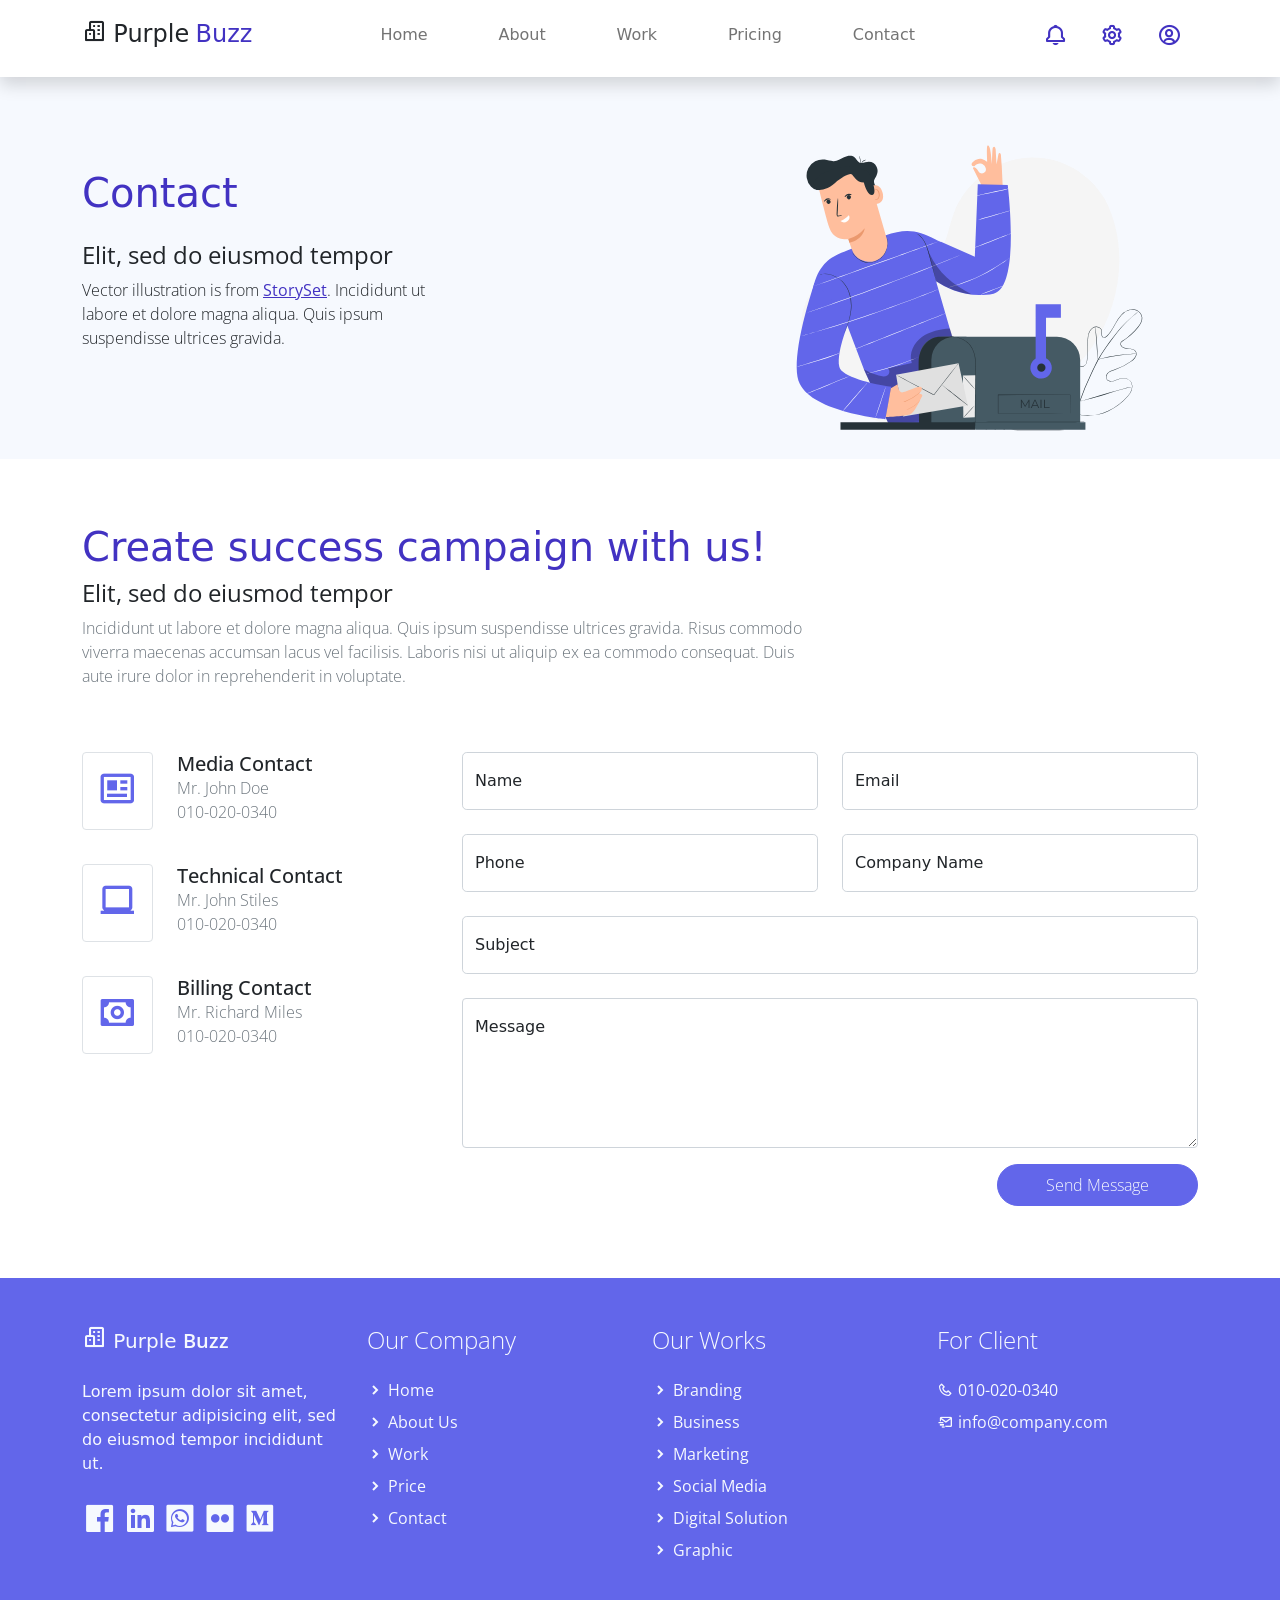
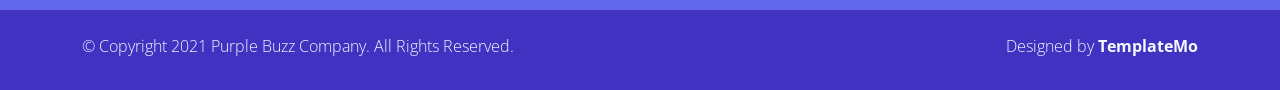
<file: contact.html>
<!DOCTYPE html>
<html lang="en">

<head>
    <title>Purple Buzz - Contact Page</title>
    <meta charset="utf-8">
    <meta name="viewport" content="width=device-width, initial-scale=1">
    <link rel="apple-touch-icon" href="assets/img/apple-icon.png">
    <link rel="shortcut icon" type="image/x-icon" href="assets/img/favicon.ico">
    <!-- Load Require CSS -->
    <link href="assets/css/bootstrap.min.css" rel="stylesheet">
    <!-- Font CSS -->
    <link href="assets/css/boxicon.min.css" rel="stylesheet">
    <link href="https://fonts.googleapis.com/css2?family=Open+Sans:wght@300;400;600&display=swap" rel="stylesheet">
    <!-- Load Tempalte CSS -->
    <link rel="stylesheet" href="assets/css/templatemo.css">
    <!-- Custom CSS -->
    <link rel="stylesheet" href="assets/css/custom.css">
<!--
    
TemplateMo 561 Purple Buzz

https://templatemo.com/tm-561-purple-buzz

-->
</head>

<body>
    <!-- Header -->
    <nav id="main_nav" class="navbar navbar-expand-lg navbar-light bg-white shadow">
        <div class="container d-flex justify-content-between align-items-center">
            <a class="navbar-brand h1" href="index.html">
                <i class='bx bx-buildings bx-sm text-dark'></i>
                <span class="text-dark h4">Purple</span> <span class="text-primary h4">Buzz</span>
            </a>
            <button class="navbar-toggler border-0" type="button" data-bs-toggle="collapse" data-bs-target="#navbar-toggler-success" aria-controls="navbarSupportedContent" aria-expanded="false" aria-label="Toggle navigation">
                <span class="navbar-toggler-icon"></span>
            </button>

            <div class="align-self-center collapse navbar-collapse flex-fill  d-lg-flex justify-content-lg-between" id="navbar-toggler-success">
                <div class="flex-fill mx-xl-5 mb-2">
                    <ul class="nav navbar-nav d-flex justify-content-between mx-xl-5 text-center text-dark">
                        <li class="nav-item">
                            <a class="nav-link btn-outline-primary rounded-pill px-3" href="index.html">Home</a>
                        </li>
                        <li class="nav-item">
                            <a class="nav-link btn-outline-primary rounded-pill px-3" href="about.html">About</a>
                        </li>
                        <li class="nav-item">
                            <a class="nav-link btn-outline-primary rounded-pill px-3" href="work.html">Work</a>
                        </li>
                        <li class="nav-item">
                            <a class="nav-link btn-outline-primary rounded-pill px-3" href="pricing.html">Pricing</a>
                        </li>
                        <li class="nav-item">
                            <a class="nav-link btn-outline-primary rounded-pill px-3" href="contact.html">Contact</a>
                        </li>
                    </ul>
                </div>
                <div class="navbar align-self-center d-flex">
                    <a class="nav-link" href="#"><i class='bx bx-bell bx-sm bx-tada-hover text-primary'></i></a>
                    <a class="nav-link" href="#"><i class='bx bx-cog bx-sm text-primary'></i></a>
                    <a class="nav-link" href="#"><i class='bx bx-user-circle bx-sm text-primary'></i></a>
                </div>
            </div>
        </div>
    </nav>
    <!-- Close Header -->


    <!-- Start Banner Hero -->
    <section class="bg-light">
        <div class="container py-4">
            <div class="row align-items-center justify-content-between">
                <div class="contact-header col-lg-4">
                    <h1 class="h2 pb-3 text-primary">Contact</h1>
                    <h3 class="h4 regular-400">Elit, sed do eiusmod tempor</h3>
                    <p class="light-300">
                        Vector illustration is from <a rel="nofollow" href="https://storyset.com/" target="_blank">StorySet</a>.
                        Incididunt ut labore et dolore magna aliqua. Quis ipsum suspendisse ultrices gravida.
                    </p>
                </div>
                <div class="contact-img col-lg-5 align-items-end col-md-4">
                    <img src="./assets/img/banner-img-01.svg">
                </div>
            </div>
        </div>
    </section>
    <!-- End Banner Hero -->


    <!-- Start Contact -->
    <section class="container py-5">

        <h1 class="col-12 col-xl-8 h2 text-left text-primary pt-3">Create success campaign with us!</h1>
        <h2 class="col-12 col-xl-8 h4 text-left regular-400">Elit, sed do eiusmod tempor </h2>
        <p class="col-12 col-xl-8 text-left text-muted pb-5 light-300">
            Incididunt ut labore et dolore magna aliqua. Quis ipsum suspendisse ultrices
            gravida. Risus commodo viverra maecenas accumsan lacus vel facilisis. Laboris
            nisi ut aliquip ex ea commodo consequat. Duis aute irure dolor in reprehenderit
            in voluptate.
        </p>

        <div class="row pb-4">
            <div class="col-lg-4">

                <div class="contact row mb-4">
                    <div class="contact-icon col-lg-3 col-3">
                        <div class="py-3 mb-2 text-center border rounded text-secondary">
                            <i class='display-6 bx bx-news'></i>
                        </div>
                    </div>
                    <ul class="contact-info list-unstyled col-lg-9 col-9  light-300">
                        <li class="h5 mb-0">Media Contact</li>
                        <li class="text-muted">Mr. John Doe</li>
                        <li class="text-muted">010-020-0340</li>
                    </ul>
                </div>

                <div class="contact row mb-4">
                    <div class="contact-icon col-lg-3 col-3">
                        <div class="border py-3 mb-2 text-center border rounded text-secondary">
                            <i class='bx bx-laptop display-6' ></i>
                        </div>
                    </div>
                    <ul class="contact-info list-unstyled col-lg-9 col-9 light-300">
                        <li class="h5 mb-0">Technical Contact</li>
                        <li class="text-muted">Mr. John Stiles</li>
                        <li class="text-muted">010-020-0340</li>
                    </ul>
                </div>

                <div class="contact row mb-4">
                    <div class="contact-icon col-lg-3 col-3">
                        <div class="border py-3 mb-2 text-center border rounded text-secondary">
                            <i class='bx bx-money display-6'></i>
                        </div>
                    </div>
                    <ul class="contact-info list-unstyled col-lg-9 col-9 light-300">
                        <li class="h5 mb-0">Billing Contact</li>
                        <li class="text-muted">Mr. Richard Miles</li>
                        <li class="text-muted">010-020-0340</li>
                    </ul>
                </div>

            </div>


            <!-- Start Contact Form -->
            <div class="col-lg-8 ">
                <form class="contact-form row" method="post" action="#" role="form">

                    <div class="col-lg-6 mb-4">
                        <div class="form-floating">
                            <input type="text" class="form-control form-control-lg light-300" id="floatingname" name="inputname" placeholder="Name">
                            <label for="floatingname light-300">Name</label>
                        </div>
                    </div><!-- End Input Name -->

                    <div class="col-lg-6 mb-4">
                        <div class="form-floating">
                            <input type="text" class="form-control form-control-lg light-300" id="floatingemail" name="inputemail" placeholder="Email">
                            <label for="floatingemail light-300">Email</label>
                        </div>
                    </div><!-- End Input Email -->

                    <div class="col-lg-6 mb-4">
                        <div class="form-floating">
                            <input type="text" class="form-control form-control-lg light-300" id="floatingphone" name="inputphone" placeholder="Phone">
                            <label for="floatingphone light-300">Phone</label>
                        </div>
                    </div><!-- End Input Phone -->

                    <div class="col-lg-6 mb-4">
                        <div class="form-floating">
                            <input type="text" class="form-control form-control-lg light-300" id="floatingcompany" name="inputcompany" placeholder="Company Name">
                            <label for="floatingcompany light-300">Company Name</label>
                        </div>
                    </div><!-- End Input Company Name -->

                    <div class="col-12">
                        <div class="form-floating mb-4">
                            <input type="text" class="form-control form-control-lg light-300" id="floatingsubject" name="inputsubject" placeholder="Subject">
                            <label for="floatingsubject light-300">Subject</label>
                        </div>
                    </div><!-- End Input Subject -->

                    <div class="col-12">
                        <div class="form-floating mb-3">
                            <textarea class="form-control light-300" rows="8" placeholder="Message" id="floatingtextarea"></textarea>
                            <label for="floatingtextarea light-300">Message</label>
                        </div>
                    </div><!-- End Textarea Message -->

                    <div class="col-md-12 col-12 m-auto text-end">
                        <button type="submit" class="btn btn-secondary rounded-pill px-md-5 px-4 py-2 radius-0 text-light light-300">Send Message</button>
                    </div>

                </form>
            </div>
            <!-- End Contact Form -->


        </div>
    </section>
    <!-- End Contact -->


    <!-- Start Footer -->
    <footer class="bg-secondary pt-4">
        <div class="container">
            <div class="row py-4">

                <div class="col-lg-3 col-12 align-left">
                    <a class="navbar-brand" href="index.html">
                        <i class='bx bx-buildings bx-sm text-light'></i>
                        <span class="text-light h5">Purple</span> <span class="text-light h5 semi-bold-600">Buzz</span>
                    </a>
                    <p class="text-light my-lg-4 my-2">
                        Lorem ipsum dolor sit amet, consectetur adipisicing elit,
                        sed do eiusmod tempor incididunt ut.
                    </p>
                    <ul class="list-inline footer-icons light-300">
                        <li class="list-inline-item m-0">
                            <a class="text-light" target="_blank" href="http://facebook.com/">
                                <i class='bx bxl-facebook-square bx-md'></i>
                            </a>
                        </li>
                        <li class="list-inline-item m-0">
                            <a class="text-light" target="_blank" href="https://www.linkedin.com/">
                                <i class='bx bxl-linkedin-square bx-md'></i>
                            </a>
                        </li>
                        <li class="list-inline-item m-0">
                            <a class="text-light" target="_blank" href="https://www.whatsapp.com/">
                                <i class='bx bxl-whatsapp-square bx-md'></i>
                            </a>
                        </li>
                        <li class="list-inline-item m-0">
                            <a class="text-light" target="_blank" href="https://www.flickr.com/">
                                <i class='bx bxl-flickr-square bx-md'></i>
                            </a>
                        </li>
                        <li class="list-inline-item m-0">
                            <a class="text-light" target="_blank" href="https://www.medium.com/">
                                <i class='bx bxl-medium-square bx-md' ></i>
                            </a>
                        </li>
                    </ul>
                </div>

                <div class="col-lg-3 col-md-4 my-sm-0 mt-4">
                    <h3 class="h4 pb-lg-3 text-light light-300">Our Company</h2>
                        <ul class="list-unstyled text-light light-300">
                            <li class="pb-2">
                                <i class='bx-fw bx bxs-chevron-right bx-xs'></i><a class="text-decoration-none text-light" href="index.html">Home</a>
                            </li>
                            <li class="pb-2">
                                <i class='bx-fw bx bxs-chevron-right bx-xs'></i><a class="text-decoration-none text-light py-1" href="about.html">About Us</a>
                            </li>
                            <li class="pb-2">
                                <i class='bx-fw bx bxs-chevron-right bx-xs'></i><a class="text-decoration-none text-light py-1" href="work.html">Work</a>
                            </li>
                            <li class="pb-2">
                                <i class='bx-fw bx bxs-chevron-right bx-xs'></i></i><a class="text-decoration-none text-light py-1" href="pricing.html">Price</a>
                            </li>
                            <li class="pb-2">
                                <i class='bx-fw bx bxs-chevron-right bx-xs'></i><a class="text-decoration-none text-light py-1" href="contact.html">Contact</a>
                            </li>
                        </ul>
                </div>

                <div class="col-lg-3 col-md-4 my-sm-0 mt-4">
                    <h2 class="h4 pb-lg-3 text-light light-300">Our Works</h2>
                    <ul class="list-unstyled text-light light-300">
                        <li class="pb-2">
                            <i class='bx-fw bx bxs-chevron-right bx-xs'></i><a class="text-decoration-none text-light py-1" href="#">Branding</a>
                        </li>
                        <li class="pb-2">
                            <i class='bx-fw bx bxs-chevron-right bx-xs'></i><a class="text-decoration-none text-light py-1" href="#">Business</a>
                        </li>
                        <li class="pb-2">
                            <i class='bx-fw bx bxs-chevron-right bx-xs'></i><a class="text-decoration-none text-light py-1" href="#">Marketing</a>
                        </li>
                        <li class="pb-2">
                            <i class='bx-fw bx bxs-chevron-right bx-xs'></i><a class="text-decoration-none text-light py-1" href="#">Social Media</a>
                        </li>
                        <li class="pb-2">
                            <i class='bx-fw bx bxs-chevron-right bx-xs'></i><a class="text-decoration-none text-light py-1" href="#">Digital Solution</a>
                        </li>
                        <li class="pb-2">
                            <i class='bx-fw bx bxs-chevron-right bx-xs'></i><a class="text-decoration-none text-light py-1" href="#">Graphic</a>
                        </li>
                    </ul>
                </div>

                <div class="col-lg-3 col-md-4 my-sm-0 mt-4">
                    <h2 class="h4 pb-lg-3 text-light light-300">For Client</h2>
                    <ul class="list-unstyled text-light light-300">
                        <li class="pb-2">
                            <i class='bx-fw bx bx-phone bx-xs'></i><a class="text-decoration-none text-light py-1" href="tel:010-020-0340">010-020-0340</a>
                        </li>
                        <li class="pb-2">
                            <i class='bx-fw bx bx-mail-send bx-xs'></i><a class="text-decoration-none text-light py-1" href="mailto:info@company.com">info@company.com</a>
                        </li>
                    </ul>
                </div>

            </div>
        </div>

        <div class="w-100 bg-primary py-3">
            <div class="container">
                <div class="row pt-2">
                    <div class="col-lg-6 col-sm-12">
                        <p class="text-lg-start text-center text-light light-300">
                            © Copyright 2021 Purple Buzz Company. All Rights Reserved.
                        </p>
                    </div>
                    <div class="col-lg-6 col-sm-12">
                        <p class="text-lg-end text-center text-light light-300">
                            Designed by <a rel="sponsored" class="text-decoration-none text-light" href="https://templatemo.com/" target="_blank"><strong>TemplateMo</strong></a>
                        </p>
                    </div>
                </div>
            </div>
        </div>

    </footer>
    <!-- End Footer -->


    <!-- Bootstrap -->
    <script src="assets/js/bootstrap.bundle.min.js"></script>
    <!-- Templatemo -->
    <script src="assets/js/templatemo.js"></script>
    <!-- Custom -->
    <script src="assets/js/custom.js"></script>

</body>

</html>
</file>
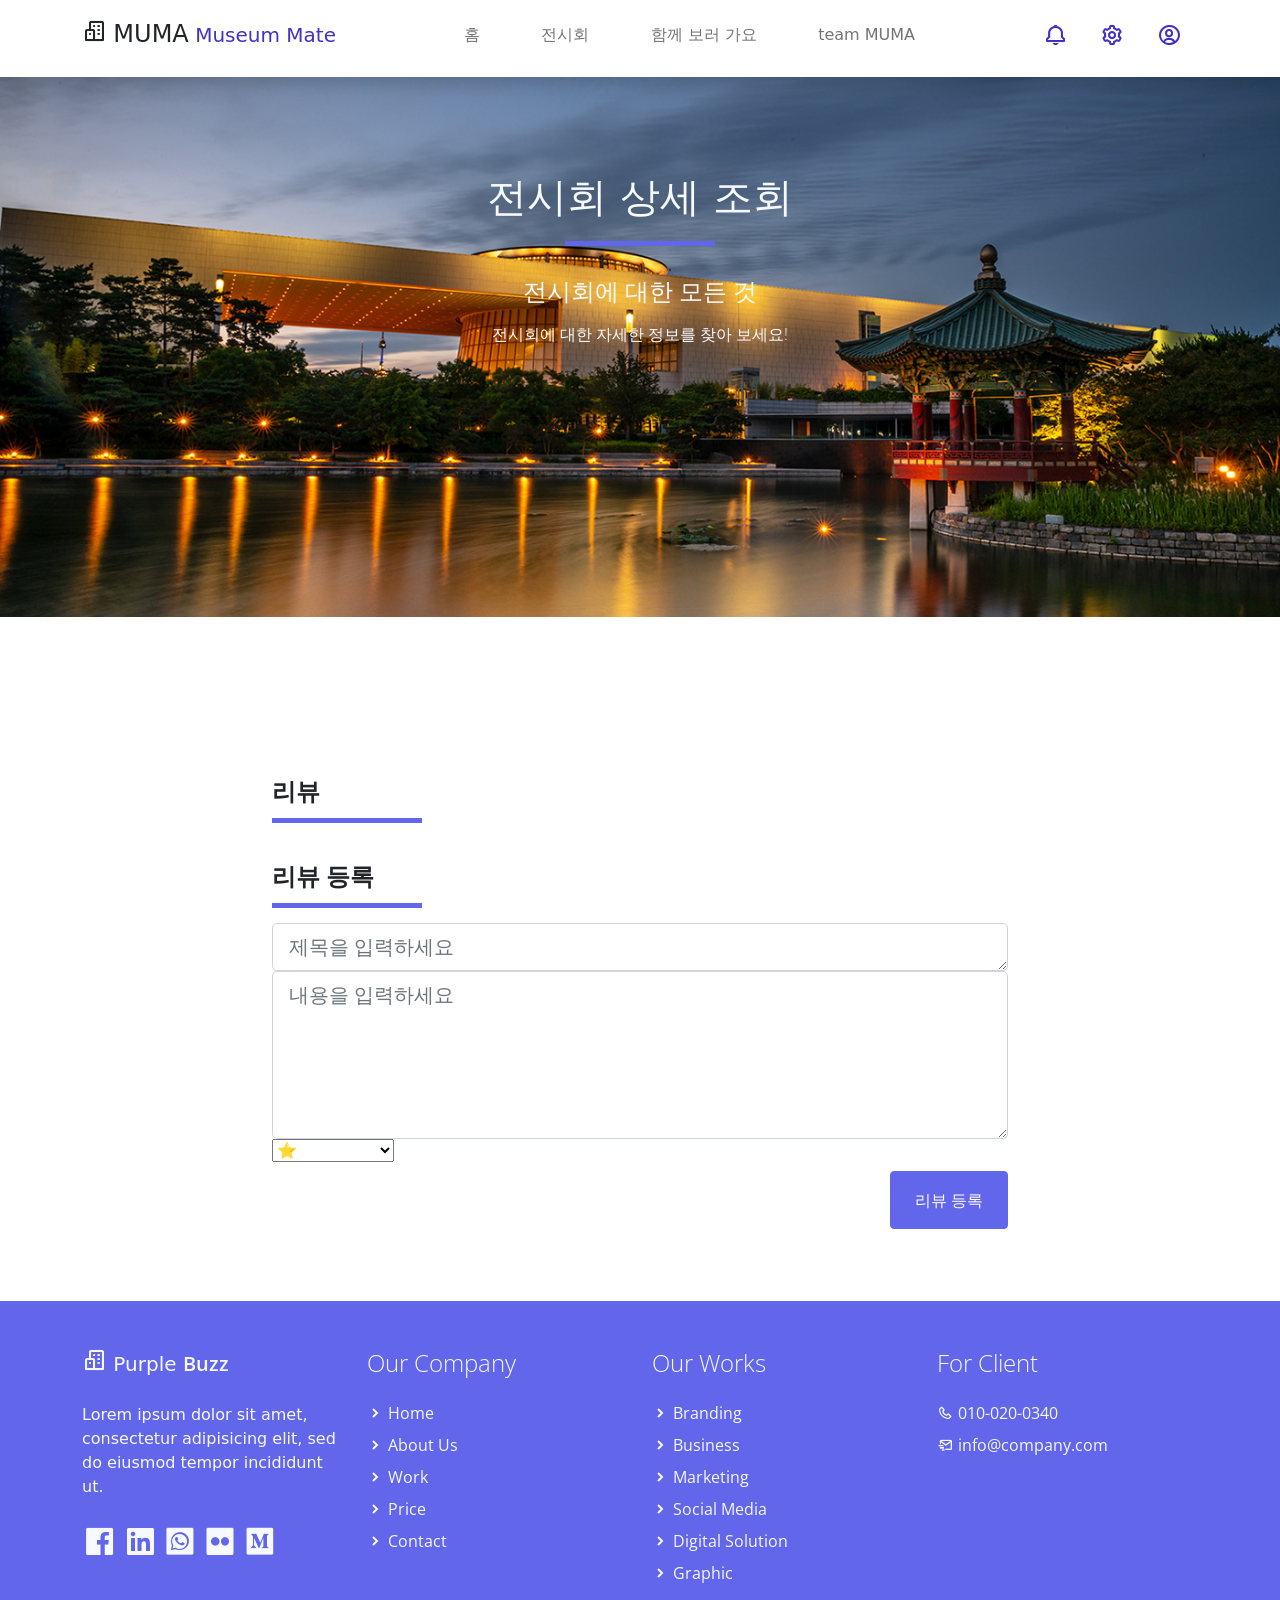
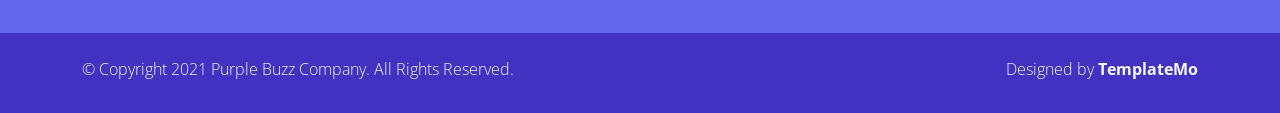
<file: exhibition-single.html>
<!DOCTYPE html>
<html lang="en">

<head>
    <title>Museum Mate - 전시회 상세 조회</title>
    <meta charset="utf-8">
    <meta name="viewport" content="width=device-width, initial-scale=1">
    <link rel="apple-touch-icon" href="assets/img/apple-icon.png">
    <link rel="shortcut icon" type="image/x-icon" href="assets/img/favicon.ico">
    <!-- Load Require CSS -->
    <link href="assets/css/bootstrap.min.css" rel="stylesheet">
    <!-- Font CSS -->
    <link href="assets/css/boxicon.min.css" rel="stylesheet">
    <link href="https://fonts.googleapis.com/css2?family=Open+Sans:wght@300;400;600&display=swap" rel="stylesheet">
    <!-- Load Tempalte CSS -->
    <link rel="stylesheet" href="assets/css/templatemo.css">
    <!-- Custom CSS -->
    <link rel="stylesheet" href="assets/css/custom.css">


</head>

<body>
    <!-- Header -->
    <nav id="main_nav" class="navbar navbar-expand-lg navbar-light bg-white shadow">
        <div class="container d-flex justify-content-between align-items-center">
            <a class="navbar-brand h1" href="index.html">
                <i class='bx bx-buildings bx-sm text-dark'></i>
                <span class="text-dark h4">MUMA</span> <span class="text-primary h5">Museum Mate</span>
            </a>
            <button class="navbar-toggler border-0" type="button" data-bs-toggle="collapse"
                data-bs-target="#navbar-toggler-success" aria-controls="navbarSupportedContent" aria-expanded="false"
                aria-label="Toggle navigation">
                <span class="navbar-toggler-icon"></span>
            </button>

            <div class="align-self-center collapse navbar-collapse flex-fill  d-lg-flex justify-content-lg-between"
                id="navbar-toggler-success">
                <div class="flex-fill mx-xl-5 mb-2">
                    <ul class="nav navbar-nav d-flex justify-content-between mx-xl-5 text-center text-dark">
                        <li class="nav-item">
                            <a class="nav-link btn-outline-primary rounded-pill px-3" href="index.html">홈</a>
                        </li>
                        <li class="nav-item">
                            <a class="nav-link btn-outline-primary rounded-pill px-3" href="exhibition.html">전시회</a>
                        </li>
                        <li class="nav-item">
                            <a class="nav-link btn-outline-primary rounded-pill px-3" href="pricing.html">함께 보러 가요</a>
                        </li>
                        <li class="nav-item">
                            <a class="nav-link btn-outline-primary rounded-pill px-3" href="about.html">team MUMA</a>
                        </li>
                    </ul>
                </div>
                <div class="navbar align-self-center d-flex">
                    <a class="nav-link" href="#"><i class='bx bx-bell bx-sm bx-tada-hover text-primary'></i></a>
                    <a class="nav-link" href="#"><i class='bx bx-cog bx-sm text-primary'></i></a>
                    <a class="nav-link" href="#"><i class='bx bx-user-circle bx-sm text-primary'></i></a>
                </div>
            </div>
        </div>
    </nav>
    <!-- Close Header -->


    <!-- 스타트 배너 -->
    <div id="index_banner" class="bg-light w-100">
        <div
            class="container-fluid text-light d-flex justify-content-center align-items-center border-0 rounded-0 p-0 py-5">
            <div class="banner-content col-lg-8 m-lg-auto text-center py-5 px-3">
                <h1 class="banner-heading h2 pb-5 typo-space-line-center">전시회 상세 조회</<h1>
                </h1>
                <h3 class="h4 pb-2 light-300">전시회에 대한 모든 것</h3>
                <p class="banner-footer light-300">
                    전시회에 대한 자세한 정보를 찾아 보세요!
                </p>
            </div>
        </div>
    </div>
    <!-- 스타트 배너 끝 -->


    <!-- 상세조회 화면 구성 -->
    <section id="exhibition-container" class="container py-5">

    </section>


    <!-- 리뷰 기능 -->
    <section  class="container py-5">

        <!-- Start Comment -->
        <div class="row justify-content-center">
            <div class="worksingle-comment-heading col-8 m-auto pb-3">
                <h4 class="worksingle-comment-heading h4 pb-3 mt-3 fw-bold light-300 typo-space-line">리뷰</h4>
            </div>
        </div>
        <div id="comment-container">

        </div>

        <!-- 리뷰 등록 -->
        <div class="row pb-4">
            <div class="worksingle-comment-footer col-lg-8 m-auto">
                <h4 class="worksingle-comment-heading h4 pb-3 mt-3 fw-bold light-300 typo-space-line">리뷰 등록</h4>
                <!-- <form class="col-md-12 m-auto" method="POST" action="#" role="form"> -->

                <div class="form-group mt-3">
                    <textarea class="form-control form-control-lg light-300" id="inputtitle" name="inputtitle" placeholder="제목을 입력하세요" rows="1"></textarea>
                    <textarea class="form-control form-control-lg light-300" id="inputmessage" name="inputmessage" placeholder="내용을 입력하세요" rows="5"></textarea>
                </div>
                <select id="starValue">
                    <option value="1">&#11088;</option>
                    <option value="2">&#11088;&#11088;</option>
                    <option value="3">&#11088;&#11088;&#11088;</option>
                    <option value="4">&#11088;&#11088;&#11088;&#11088;</option>
                    <option value="5">&#11088;&#11088;&#11088;&#11088;&#11088;</option>
                </select>

                <div class="form-row pt-2">
                    <div class="col-md-12 col-10 text-end">
                        <button type="button" onclick=postWithAuth() class="btn btn-secondary text-white px-md-4 px-2 py-md-3 py-1 radius-0 light-300">리뷰 등록</button>
                    </div>
                </div>
                <!-- </form> -->
            </div>
        </div>


        <!-- End Comment Form -->
    </section>

    <!-- End Work Sigle -->

    <!-- Start Footer -->
    <footer class="bg-secondary pt-4">
        <div class="container">
            <div class="row py-4">

                <div class="col-lg-3 col-12 align-left">
                    <a class="navbar-brand" href="index.html">
                        <i class='bx bx-buildings bx-sm text-light'></i>
                        <span class="text-light h5">Purple</span> <span class="text-light h5 semi-bold-600">Buzz</span>
                    </a>
                    <p class="text-light my-lg-4 my-2">
                        Lorem ipsum dolor sit amet, consectetur adipisicing elit,
                        sed do eiusmod tempor incididunt ut.
                    </p>
                    <ul class="list-inline footer-icons light-300">
                        <li class="list-inline-item m-0">
                            <a class="text-light" target="_blank" href="http://facebook.com/">
                                <i class='bx bxl-facebook-square bx-md'></i>
                            </a>
                        </li>
                        <li class="list-inline-item m-0">
                            <a class="text-light" target="_blank" href="https://www.linkedin.com/">
                                <i class='bx bxl-linkedin-square bx-md'></i>
                            </a>
                        </li>
                        <li class="list-inline-item m-0">
                            <a class="text-light" target="_blank" href="https://www.whatsapp.com/">
                                <i class='bx bxl-whatsapp-square bx-md'></i>
                            </a>
                        </li>
                        <li class="list-inline-item m-0">
                            <a class="text-light" target="_blank" href="https://www.flickr.com/">
                                <i class='bx bxl-flickr-square bx-md'></i>
                            </a>
                        </li>
                        <li class="list-inline-item m-0">
                            <a class="text-light" target="_blank" href="https://www.medium.com/">
                                <i class='bx bxl-medium-square bx-md'></i>
                            </a>
                        </li>
                    </ul>
                </div>

                <div class="col-lg-3 col-md-4 my-sm-0 mt-4">
                    <h3 class="h4 pb-lg-3 text-light light-300">Our Company</h2>
                        <ul class="list-unstyled text-light light-300">
                            <li class="pb-2">
                                <i class='bx-fw bx bxs-chevron-right bx-xs'></i><a
                                    class="text-decoration-none text-light" href="index.html">Home</a>
                            </li>
                            <li class="pb-2">
                                <i class='bx-fw bx bxs-chevron-right bx-xs'></i><a
                                    class="text-decoration-none text-light py-1" href="about.html">About Us</a>
                            </li>
                            <li class="pb-2">
                                <i class='bx-fw bx bxs-chevron-right bx-xs'></i><a
                                    class="text-decoration-none text-light py-1" href="exhibition.html">Work</a>
                            </li>
                            <li class="pb-2">
                                <i class='bx-fw bx bxs-chevron-right bx-xs'></i></i><a
                                    class="text-decoration-none text-light py-1" href="pricing.html">Price</a>
                            </li>
                            <li class="pb-2">
                                <i class='bx-fw bx bxs-chevron-right bx-xs'></i><a
                                    class="text-decoration-none text-light py-1" href="contact.html">Contact</a>
                            </li>
                        </ul>
                </div>

                <div class="col-lg-3 col-md-4 my-sm-0 mt-4">
                    <h2 class="h4 pb-lg-3 text-light light-300">Our Works</h2>
                    <ul class="list-unstyled text-light light-300">
                        <li class="pb-2">
                            <i class='bx-fw bx bxs-chevron-right bx-xs'></i><a
                                class="text-decoration-none text-light py-1" href="#">Branding</a>
                        </li>
                        <li class="pb-2">
                            <i class='bx-fw bx bxs-chevron-right bx-xs'></i><a
                                class="text-decoration-none text-light py-1" href="#">Business</a>
                        </li>
                        <li class="pb-2">
                            <i class='bx-fw bx bxs-chevron-right bx-xs'></i><a
                                class="text-decoration-none text-light py-1" href="#">Marketing</a>
                        </li>
                        <li class="pb-2">
                            <i class='bx-fw bx bxs-chevron-right bx-xs'></i><a
                                class="text-decoration-none text-light py-1" href="#">Social Media</a>
                        </li>
                        <li class="pb-2">
                            <i class='bx-fw bx bxs-chevron-right bx-xs'></i><a
                                class="text-decoration-none text-light py-1" href="#">Digital Solution</a>
                        </li>
                        <li class="pb-2">
                            <i class='bx-fw bx bxs-chevron-right bx-xs'></i><a
                                class="text-decoration-none text-light py-1" href="#">Graphic</a>
                        </li>
                    </ul>
                </div>

                <div class="col-lg-3 col-md-4 my-sm-0 mt-4">
                    <h2 class="h4 pb-lg-3 text-light light-300">For Client</h2>
                    <ul class="list-unstyled text-light light-300">
                        <li class="pb-2">
                            <i class='bx-fw bx bx-phone bx-xs'></i><a class="text-decoration-none text-light py-1"
                                href="tel:010-020-0340">010-020-0340</a>
                        </li>
                        <li class="pb-2">
                            <i class='bx-fw bx bx-mail-send bx-xs'></i><a class="text-decoration-none text-light py-1"
                                href="mailto:info@company.com">info@company.com</a>
                        </li>
                    </ul>
                </div>

            </div>
        </div>

        <div class="w-100 bg-primary py-3">
            <div class="container">
                <div class="row pt-2">
                    <div class="col-lg-6 col-sm-12">
                        <p class="text-lg-start text-center text-light light-300">
                            © Copyright 2021 Purple Buzz Company. All Rights Reserved.
                        </p>
                    </div>
                    <div class="col-lg-6 col-sm-12">
                        <p class="text-lg-end text-center text-light light-300">
                            Designed by <a rel="sponsored" class="text-decoration-none text-light"
                                href="https://templatemo.com/" target="_blank"><strong>TemplateMo</strong></a>
                        </p>
                    </div>
                </div>
            </div>
        </div>

    </footer>
    <!-- End Footer -->


    <!-- Bootstrap -->
    <script src="assets/js/bootstrap.bundle.min.js"></script>
    <!-- Load jQuery require for Page Script -->
    <script src="assets/js/jquery.min.js"></script>
    <!-- Page Script -->
    <script>
        $(window).load(function () {
            // Slide
            $('.templatemo-slide-link').click(function () {
                var this_href = $(this).attr('href');
                $('#templatemo-slide-link-target img').attr('src', this_href);
                return false;
            });
            // End Slide
        });
    </script>
    <!-- Templatemo -->
    <script src="assets/js/templatemo.js"></script>
    <!-- Custom -->
    <script src="assets/js/custom.js"></script>


    <!-- 전체 페이지 구성 -->
    <script>
        const queryString = window.location.href.split('?')[1]
        const id = queryString.split('=')[1]
        console.log(window.localStorage.getItem('token'))
        fetch(`http://localhost:8080/api/v1/exhibitions/${id}`)
            .then(res => res.json())
            .then(contents => {
                console.log(contents.result)
                const html = `
            <div class="row pt-5">
                <div class="worksingle-content col-lg-8 m-auto text-left justify-content-center">
                    <h2 class="worksingle-heading h3 fw-bold pb-3 light-300 typo-space-line">${contents.result.name}</h2><br>
                
                    <div id="div_root">
                        <div id="div_img">
                            <div><img src=${contents.result.mainImgUrl} /></div>
                            
                        </div>
                        <div id="div_spec">
                            <h6 class>장소&nbsp;&nbsp;&nbsp;&nbsp;&nbsp;&nbsp;&nbsp;&nbsp;&nbsp; ${contents.result.galleryLocation}<h6><br>
                            <h6 class>기간&nbsp;&nbsp;&nbsp;&nbsp;&nbsp;&nbsp;&nbsp;&nbsp;&nbsp; ${contents.result.startAt} ~ ${contents.result.endAt}<h6><br>
                            <h6 class>관람연령 &nbsp;&nbsp;${contents.result.ageLimit}<h6><br>
                            <h6 class>가격&nbsp;&nbsp;&nbsp;&nbsp;&nbsp;&nbsp;&nbsp;&nbsp;&nbsp; ${contents.result.price}<h6><br>
                            <div>
                                <span style=''>&#128278;</span><button id="bookmarkBtn" style="margin-left:1rem; border:none;">북마크</button>
                            </div>
                        </div>
                    </div>
                </div>

                <div class="worksingle-content col-lg-8 m-auto mt-5 text-left justify-content-center">
                    <h4 class="worksingle-heading h4 pb-3 fw-bold light-300 typo-space-line">공지사항</h4>
                        <p>${contents.result.detailInfo}</p>
                </div>

                <div class="worksingle-content col-lg-8 m-auto text-left justify-content-center">
                    <h4 class="worksingle-heading h4 pb-3 fw-bold light-300 typo-space-line">상세정보</h4>
                <div><img src=${contents.result.detailInfoImgUrl.split(',')[0]} /></div>
                </div>
                           
                <div class="worksingle-content col-lg-8 m-auto mt-3 text-left justify-content-center">
                    <h4 class="worksingle-heading h4 pb-3 fw-bold light-300 typo-space-line">안내사항</h4>
                        <p>${contents.result.notice}</p>
                        <div>${
                            contents.result.noticeImgUrl 
                                ? '<img src="' + contents.result.noticeImgUrl.split(',')[0] + '" />'
                                : '<div>no image</div>'
                        }</div>
                </div>
                
            </div>
            `

                const div = document.getElementById('exhibition-container')
                div.innerHTML = html;

                const token = window.localStorage.getItem('token')
                const queryString1 = window.location.href.split('?')[1]
                const id1 = queryString.split('=')[1]
                const btn = document.getElementById('bookmarkBtn')
                console.log(token)
                btn.addEventListener('click', function() {
                    fetch(`http://localhost:8080/api/v1/exhibitions/${id1}/bookmarks`, {
                        method: 'POST',
                        mode: 'cors',
                        headers: {
                            'Content-Type': 'application/json',
                            "Authorization": `Bearer ${token}`
                        },
                    }).then((res) => res.json())
                    .then((res) => {
                        console.log(res.result)
                    })
                    .catch(err => {
                        console.log(err)
                    }) 
                })
            })

        const queryString1 = window.location.href.split('?')[1]
        const id1 = queryString.split('=')[1]
        fetch(`http://localhost:8080/api/v1/reviews/${id1}/reviews`)
            .then(res => res.json())
            .then(contents => {
                let html = ''
                for (const content of contents.result.content) {
                    html += `
                        <div class="row pb-4">
                        <div class="worksingle-comment-body col-md-8 m-auto">
                            <div class="d-flex">
                                <div class="comment-body">
                                        <div class="comment-header d-flex justify-content-between ms-3">
                                            <div class="header text-start">
                                                <div class="h6">${content.userName} ${
                                                        // content.star
                                                        Array.from({ length: content.star }, (_, i) => `<span style=''>&#11088;</span>`).join('')
                                                    }
                                                </div>
                                            </div>
                                        </div>
                                        <div class="footer" style="width: 53rem;">
                                            <div class="card-body border ms-3 light-300">
                                                <div class= "card-title fw-bold">${content.title}</div>
                                                <div class= m-auto mt-4>${content.content}</div>
                                            </div>
                                            <div style = text-align:right>
                                            <p class="text-muted light-300">${content.createdAt}</p>
                                            </div>
                                        </div>
                                    </div>
                                </div>
                            </div>
                        </div>
                    `
                }
                
                const div = document.getElementById('comment-container')
                div.innerHTML = html;
            })
    </script>


   
<script>
    async function postWithAuth() {
    // let url = base_url + detail_url;
    const queryStrings = window.location.href.split('?')[1];
    let id = 1;
    for (const query of queryStrings.split('&')) {
        if (query[0] === 'id') {
            id = query[1]
        }
    }
    const textArea1 = document.getElementById('inputtitle')
    const textArea = document.getElementById('inputmessage')
    const selectedStar = document.getElementById('starValue')
    try {
        let res = await fetch(`http://localhost:8080/api/v1/reviews/${id}`, {
            method: 'post',
            mode: 'cors',
            headers: {
                'Content-Type': 'application/json',
                "Authorization": `Bearer eyJhbGciOiJIUzI1NiJ9.eyJlbWFpbCI6InRlc3RAdGVzdC50ZXN0IiwiaWF0IjoxNjc2MjYxOTU5LCJleHAiOjE2NzYyNjU1NTl9.LIQeXAnDflDBDkAmb9KpbAHQCy-kMsAnwqvc95dOo_Q`
            },
            body: JSON.stringify({
                title: textArea1.value,
                content: textArea.value,
                star: selectedStar.value,
                visitedDate: new Date()
            })
        });
        if(res.status!=200){
            alert(await res.json())
        }
        return await res.status;
    } catch (error) {
        console.log(error);
        alert("Request Error!");
    }
}
</script>
</body>

</html>
</file>
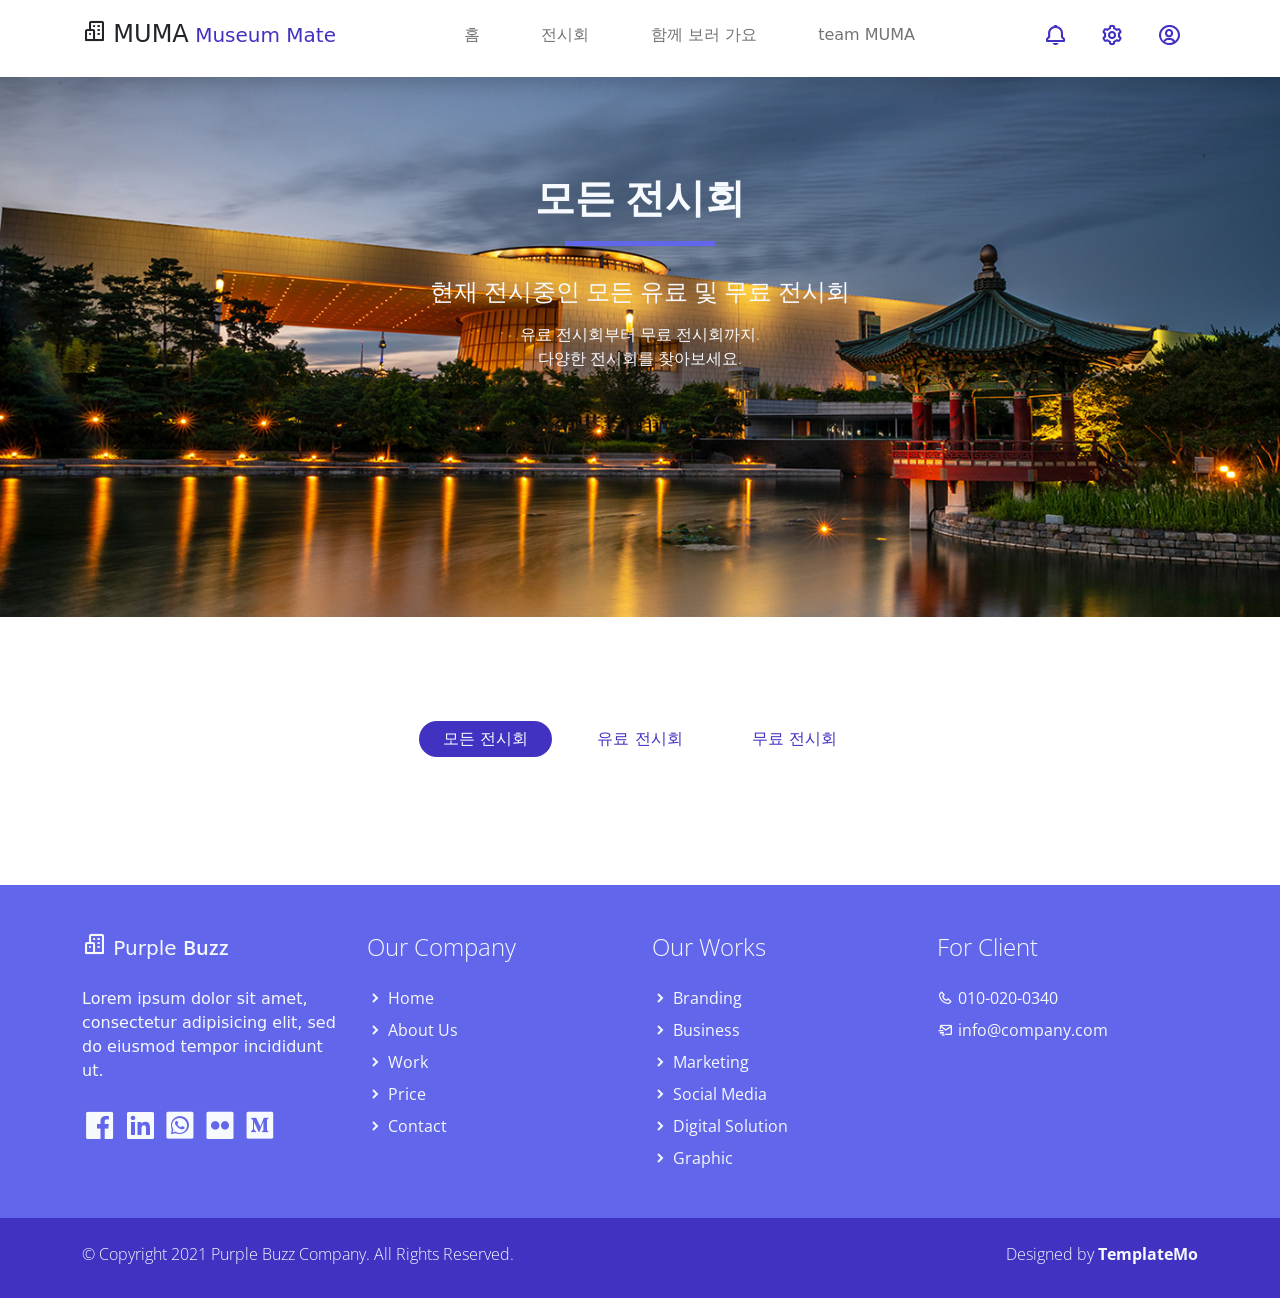
<file: exhibition.html>
<!DOCTYPE html>
<html lang="en">

<head>
    <title>Purple Buzz - Work Page</title>
    <meta charset="utf-8">
    <meta name="viewport" content="width=device-width, initial-scale=1">
    <link rel="apple-touch-icon" href="assets/img/apple-icon.png">
    <link rel="shortcut icon" type="image/x-icon" href="assets/img/favicon.ico">
    <!-- Load Require CSS -->
    <link href="assets/css/bootstrap.min.css" rel="stylesheet">
    <!-- Font CSS -->
    <link href="assets/css/boxicon.min.css" rel="stylesheet">
    <link href="https://fonts.googleapis.com/css2?family=Open+Sans:wght@300;400;600&display=swap" rel="stylesheet">
    <!-- Load Tempalte CSS -->
    <link rel="stylesheet" href="assets/css/templatemo.css">
    <!-- Custom CSS -->
    <link rel="stylesheet" href="assets/css/custom.css">
<!--
    
TemplateMo 561 Purple Buzz

https://templatemo.com/tm-561-purple-buzz

-->
</head>

<body>
    <!-- Header -->
    <nav id="main_nav" class="navbar navbar-expand-lg navbar-light bg-white shadow">
        <div class="container d-flex justify-content-between align-items-center">
            <a class="navbar-brand h1" href="index.html">
                <i class='bx bx-buildings bx-sm text-dark'></i>
                <span class="text-dark h4">MUMA</span> <span class="text-primary h5">Museum Mate</span>
            </a>
            <button class="navbar-toggler border-0" type="button" data-bs-toggle="collapse"
                data-bs-target="#navbar-toggler-success" aria-controls="navbarSupportedContent" aria-expanded="false"
                aria-label="Toggle navigation">
                <span class="navbar-toggler-icon"></span>
            </button>

            <div class="align-self-center collapse navbar-collapse flex-fill  d-lg-flex justify-content-lg-between" id="navbar-toggler-success">
                <div class="flex-fill mx-xl-5 mb-2">
                    <ul class="nav navbar-nav d-flex justify-content-between mx-xl-5 text-center text-dark">
                        <li class="nav-item">
                            <a class="nav-link btn-outline-primary rounded-pill px-3" href="index.html">홈</a>
                        </li>
                        <li class="nav-item">
                            <a class="nav-link btn-outline-primary rounded-pill px-3" href="exhibition.html">전시회</a>
                        </li>
                        <li class="nav-item">
                            <a class="nav-link btn-outline-primary rounded-pill px-3" href="pricing.html">함께 보러 가요</a>
                        </li>
                        <li class="nav-item">
                            <a class="nav-link btn-outline-primary rounded-pill px-3" href="about.html">team MUMA</a>
                        </li>
                    </ul>
                </div>
                <div class="navbar align-self-center d-flex">
                    <a class="nav-link" href="#"><i class='bx bx-bell bx-sm bx-tada-hover text-primary'></i></a>
                    <a class="nav-link" href="#"><i class='bx bx-cog bx-sm text-primary'></i></a>
                    <a class="nav-link" href="#"><i class='bx bx-user-circle bx-sm text-primary'></i></a>
                </div>
            </div>
        </div>
    </nav>
    <!-- Close Header -->


    <!-- Start Banner Hero -->
    <div id="index_banner" class="banner-wrapper bg-light w-100 py-5">
        <div class="banner-vertical-center-work container text-light d-flex justify-content-center align-items-center py-5 p-0">
            <div class="banner-content col-lg-8 col-12 m-lg-auto text-center">
                <h1 class="banner-heading h2 display-3 pb-5 semi-bold-600 typo-space-line-center">모든 전시회</h1>
                <h3 class="h4 pb-2 regular-400">현재 전시중인 모든 유료 및 무료 전시회</h3>
                <p class="banner-body pb-2 semi-bold-400 light-300">
                    유료 전시회부터 무료 전시회까지.<br>
                    다양한 전시회를 찾아보세요.
                </p>
            </div>
        </div>
    </div>
    <!-- End Banner Hero -->

    <!-- Start Our Work -->
    <section class="container py-5">
        <div class="row justify-content-center my-5">
            <div class="filter-btns shadow-md rounded-pill text-center col-auto">
                <a onclick=getExhibition(0) class="filter-btn btn rounded-pill btn-outline-primary border-0 m-md-2 px-md-4 active" data-filter=".exhibition" href="">모든 전시회</a>
                <a onclick=getExhibition(1) class="filter-btn btn rounded-pill btn-outline-primary border-0 m-md-2 px-md-4" data-filter=".paidExhibition" href="">유료 전시회</a>
                <a onclick=getExhibition(2) class="filter-btn btn rounded-pill btn-outline-primary border-0 m-md-2 px-md-4" data-filter=".freeExhibition" href="">무료 전시회</a>
            </div>
        </div>

        <!-- 전체 및 유료 전시회 (business = 유료 전시회)-->
        <div id="exhibition_container" class="conatiner row exhibitions gx-lg-5" style="height: auto;">
   
        </div>
        <div class="row">
            <div id="paging-container" class="btn-toolbar justify-content-center pb-4" role="toolbar" aria-label="Toolbar with button groups">
            </div>
        </div>
    </section>
    <!-- End Our Work -->

    
    <!-- Start Footer -->
    <footer class="bg-secondary pt-4">
        <div class="container">
            <div class="row py-4">

                <div class="col-lg-3 col-12 align-left">
                    <a class="navbar-brand" href="index.html">
                        <i class='bx bx-buildings bx-sm text-light'></i>
                        <span class="text-light h5">Purple</span> <span class="text-light h5 semi-bold-600">Buzz</span>
                    </a>
                    <p class="text-light my-lg-4 my-2">
                        Lorem ipsum dolor sit amet, consectetur adipisicing elit,
                        sed do eiusmod tempor incididunt ut.
                    </p>
                    <ul class="list-inline footer-icons light-300">
                        <li class="list-inline-item m-0">
                            <a class="text-light" target="_blank" href="http://facebook.com/">
                                <i class='bx bxl-facebook-square bx-md'></i>
                            </a>
                        </li>
                        <li class="list-inline-item m-0">
                            <a class="text-light" target="_blank" href="https://www.linkedin.com/">
                                <i class='bx bxl-linkedin-square bx-md'></i>
                            </a>
                        </li>
                        <li class="list-inline-item m-0">
                            <a class="text-light" target="_blank" href="https://www.whatsapp.com/">
                                <i class='bx bxl-whatsapp-square bx-md'></i>
                            </a>
                        </li>
                        <li class="list-inline-item m-0">
                            <a class="text-light" target="_blank" href="https://www.flickr.com/">
                                <i class='bx bxl-flickr-square bx-md'></i>
                            </a>
                        </li>
                        <li class="list-inline-item m-0">
                            <a class="text-light" target="_blank" href="https://www.medium.com/">
                                <i class='bx bxl-medium-square bx-md' ></i>
                            </a>
                        </li>
                    </ul>
                </div>

                <div class="col-lg-3 col-md-4 my-sm-0 mt-4">
                    <h3 class="h4 pb-lg-3 text-light light-300">Our Company</h2>
                        <ul class="list-unstyled text-light light-300">
                            <li class="pb-2">
                                <i class='bx-fw bx bxs-chevron-right bx-xs'></i><a class="text-decoration-none text-light" href="index.html">Home</a>
                            </li>
                            <li class="pb-2">
                                <i class='bx-fw bx bxs-chevron-right bx-xs'></i><a class="text-decoration-none text-light py-1" href="about.html">About Us</a>
                            </li>
                            <li class="pb-2">
                                <i class='bx-fw bx bxs-chevron-right bx-xs'></i><a class="text-decoration-none text-light py-1" href="exhibition.html">Work</a>
                            </li>
                            <li class="pb-2">
                                <i class='bx-fw bx bxs-chevron-right bx-xs'></i></i><a class="text-decoration-none text-light py-1" href="pricing.html">Price</a>
                            </li>
                            <li class="pb-2">
                                <i class='bx-fw bx bxs-chevron-right bx-xs'></i><a class="text-decoration-none text-light py-1" href="contact.html">Contact</a>
                            </li>
                        </ul>
                </div>

                <div class="col-lg-3 col-md-4 my-sm-0 mt-4">
                    <h2 class="h4 pb-lg-3 text-light light-300">Our Works</h2>
                    <ul class="list-unstyled text-light light-300">
                        <li class="pb-2">
                            <i class='bx-fw bx bxs-chevron-right bx-xs'></i><a class="text-decoration-none text-light py-1" href="#">Branding</a>
                        </li>
                        <li class="pb-2">
                            <i class='bx-fw bx bxs-chevron-right bx-xs'></i><a class="text-decoration-none text-light py-1" href="#">Business</a>
                        </li>
                        <li class="pb-2">
                            <i class='bx-fw bx bxs-chevron-right bx-xs'></i><a class="text-decoration-none text-light py-1" href="#">Marketing</a>
                        </li>
                        <li class="pb-2">
                            <i class='bx-fw bx bxs-chevron-right bx-xs'></i><a class="text-decoration-none text-light py-1" href="#">Social Media</a>
                        </li>
                        <li class="pb-2">
                            <i class='bx-fw bx bxs-chevron-right bx-xs'></i><a class="text-decoration-none text-light py-1" href="#">Digital Solution</a>
                        </li>
                        <li class="pb-2">
                            <i class='bx-fw bx bxs-chevron-right bx-xs'></i><a class="text-decoration-none text-light py-1" href="#">Graphic</a>
                        </li>
                    </ul>
                </div>

                <div class="col-lg-3 col-md-4 my-sm-0 mt-4">
                    <h2 class="h4 pb-lg-3 text-light light-300">For Client</h2>
                    <ul class="list-unstyled text-light light-300">
                        <li class="pb-2">
                            <i class='bx-fw bx bx-phone bx-xs'></i><a class="text-decoration-none text-light py-1" href="tel:010-020-0340">010-020-0340</a>
                        </li>
                        <li class="pb-2">
                            <i class='bx-fw bx bx-mail-send bx-xs'></i><a class="text-decoration-none text-light py-1" href="mailto:info@company.com">info@company.com</a>
                        </li>
                    </ul>
                </div>

            </div>
        </div>

        <div class="w-100 bg-primary py-3">
            <div class="container">
                <div class="row pt-2">
                    <div class="col-lg-6 col-sm-12">
                        <p class="text-lg-start text-center text-light light-300">
                            © Copyright 2021 Purple Buzz Company. All Rights Reserved.
                        </p>
                    </div>
                    <div class="col-lg-6 col-sm-12">
                        <p class="text-lg-end text-center text-light light-300">
                            Designed by <a rel="sponsored" class="text-decoration-none text-light" href="https://templatemo.com/" target="_blank"><strong>TemplateMo</strong></a>
                        </p>
                    </div>
                </div>
            </div>
        </div>

    </footer>
    <!-- End Footer -->


    <!-- Bootstrap -->
    <script src="assets/js/bootstrap.bundle.min.js"></script>
    <!-- Lightbox -->
    <script src="assets/js/fslightbox.js"></script>
    <script>
        // fsLightboxInstances['gallery'].props.loadOnlyCurrentSource = true;
    </script>
    <!-- Load jQuery require for isotope -->
    <script src="assets/js/jquery.min.js"></script>
    <!-- Isotope -->
    <script src="assets/js/isotope.pkgd.js"></script>
    <!-- Page Script -->
    <script>
        $(window).load(function() {
            // init Isotope
            var $exhibitions = $('.exhibitions').isotope({
                itemSelector: '.exhibition',
                layoutMode: 'fitRows'
            });
            $(".filter-btn").click(function() {
                var data_filter = $(this).attr("data-filter");
                $exhibitions.isotope({
                    filter: data_filter
                });
                $(".filter-btn").removeClass("active");
                $(".filter-btn").removeClass("shadow");
                $(this).addClass("active");
                $(this).addClass("shadow");
                return false;
            });
        });
    </script>
    <!-- Templatemo -->
    <script src="assets/js/templatemo.js"></script>
    
    <!-- <script src="assets/js/main.js"></script> -->
    <!-- Custom -->

    <script src="assets/js/custom.js"></script>
    <script>
		window.addEventListener('DOMContentLoaded', function () {
      fetch('http://localhost:8080/api/v1/exhibitions?sort=id')
      .then((res) => res.json())
      .then((contents) => {
        let html = '';
        contents.result.content.forEach(element => {
          html += `
          <a href=${element.price !== "무료" ? "exhibition-single.html?id="+element.id : element.detailInfoUrl} target=${element.price === "무료" ? "_blank" : "_self"} class="col-sm-6 col-lg-4 text-decoration-none exhibition freeExhibition">
              <div class="service-work overflow-hidden card mx-5 mx-sm-0 mb-5">
                  <img class="card-img-top" src=${element.mainImgUrl} alt="...">
                  <div class="card-body">
                      <h5 class="card-title fw-bold text-dark"> ${element.name}</h5>
                      <p class="card-text light-300 fw-bold text-dark">
                          ${element.galleryLocation}
                      </p>
                      <p class="card-text light-300 fw-bold text-dark">
                          ${element.startAt} ~ ${element.endAt}
                      </p>
                      <span class="text-decoration-none text-primary fw-bold light-300">
                            자세히 보기 <i class='bx bxs-hand-right ms-1'></i>
                        </span>
                  </div>
              </div>
          </a>
          `;
        });
        // 페이지네이션
        const pageHtml = `
            <div class="btn-group me-2" role="group" aria-label="First group">
                <button ${contents.result.pageable.pageNumber === 0 ? 'disabled' : ''} onclick=getPageExhibition(${contents.result.pageable.pageNumber - 1}) type="button" class="btn btn-secondary text-white">Previous</button>
            </div>
            ${
                Array.from({ length: contents.result.totalPages }, (_, i) => i + 1)
                    .map((idx) => {
                        if (contents.result.pageable.pageNumber + 1 === idx) {
                            return `
                            <div class="btn-group me-2" role="group" aria-label="Second group">
                                <button onclick=getPageExhibition (${idx-1}) type="button" class="btn btn-light">${idx}</button>
                            </div>
                            `
                        }
                        return `
                        <div class="btn-group me-2" role="group" aria-label="Second group">
                            <button onclick=getPageExhibition(${idx-1}) type="button" class="btn btn-secondary text-white">${idx}</button>
                        </div>
                        `
                    }).join('')
            }
            <div class="btn-group" role="group" aria-label="Third group">
                <button ${contents.result.pageable.pageNumber + 1 === contents.result.totalPages ? 'disabled' : ''} onclick=getPageExhibition(${contents.result.pageable.pageNumber + 1}) type="button" class="btn btn-secondary text-white">Next</button>
            </div>
        `
        const div = document.getElementById('exhibition_container');
        div.innerHTML = html;
        div.setAttribute('style', 'height: auto;')

        const pageDiv = document.getElementById('paging-container')
        pageDiv.innerHTML = pageHtml
      })
      .catch((err) => {
        console.log('err', err)
      })
    });
	</script>
    <!-- 유료 무료에 따른 전시회 구분-->
    <script>
        function getExhibition(price = 0) {
            let p;
            if (price === 0) {
                window.history.replaceState('', '', window.location.origin + '/exhibition.html');
                p = ""
            } else if (price === 1) {
                window.history.replaceState('', '', window.location.origin + '/exhibition.html?price=유료');
                p = "price=유료"
            } else if (price === 2) {
                window.history.replaceState('', '', window.location.origin + '/exhibition.html?price=무료');
                p = "price=무료"
            }
            fetch(`http://localhost:8080/api/v1/exhibitions?sort=id&${p}`)
      .then((res) => res.json())
      .then((contents) => {
        console.log(contents.result.content)
        let html = '';
        contents.result.content.forEach(element => {
          html += `
          <a href=${element.price !== "무료" ? "exhibition-single.html?id="+element.id : element.detailInfoUrl} target=${element.price === "무료" ? "_blank" : "_self"} class="col-sm-6 col-lg-4 text-decoration-none exhibition freeExhibition">
            <div class="service-work overflow-hidden card mx-5 mx-sm-0 mb-5">
                  <img class="card-img-top" src=${element.mainImgUrl} alt="...">
                  <div class="card-body">
                      <h5 class="card-title fw-bold text-dark"> ${element.name}</h5>
                      <p class="card-text light-300 fw-bold text-dark">
                          ${element.galleryLocation}
                      </p>
                      <p class="card-text light-300 fw-bold text-dark">
                          ${element.startAt} ~ ${element.endAt}
                      </p>
                      <span class="text-decoration-none text-primary fw-bold light-300">
                            자세히 보기 <i class='bx bxs-hand-right ms-1'></i>
                        </span>
                  </div>
              </div>
          </a>
          `;
        });
        //페이지네이션
        const pageHtml = `
            <div class="btn-group me-2" role="group" aria-label="First group">
                <button ${contents.result.pageable.pageNumber === 0 ? 'disabled' : ''} onclick=getPageExhibition(${contents.result.pageable.pageNumber - 1}) type="button" class="btn btn-secondary text-white">Previous</button>
            </div>
            ${
                Array.from({ length: contents.result.totalPages }, (_, i) => i + 1)
                    .map((idx) => {
                        if (contents.result.pageable.pageNumber + 1 === idx) {
                            return `
                            <div class="btn-group me-2" role="group" aria-label="Second group">
                                <button onclick=getPageExhibition(${idx-1}) type="button" class="btn btn-light">${idx}</button>
                            </div>
                            `
                        }
                        return `
                        <div class="btn-group me-2" role="group" aria-label="Second group">
                            <button onclick=getPageExhibition(${idx-1}) type="button" class="btn btn-secondary text-white">${idx}</button>
                        </div>
                        `
                    }).join('')
            }
            <div class="btn-group" role="group" aria-label="Third group">
                <button ${contents.result.pageable.pageNumber + 1 === contents.result.totalPages ? 'disabled' : ''} onclick=getPageExhibition(${contents.result.pageable.pageNumber + 1}) type="button" class="btn btn-secondary text-white">Next</button>
            </div>
        `
        const div = document.getElementById('exhibition_container');
        div.innerHTML = html;
        div.setAttribute('style', 'height: auto;')

        const pageDiv = document.getElementById('paging-container')
        pageDiv.innerHTML = pageHtml
      })
      .catch((err) => {
        console.log('err', err)
      })
        }
    </script>
    <!-- 전시회(유료-무료-전체)페이지에서 해당 페이지안에서 이동하는 코드 -->
    <script>
        function getPageExhibition(page = 1) {
            const url = new URLSearchParams(window.location.href.split('?')[1])
            const price = url.get('price')

            fetch(`http://localhost:8080/api/v1/exhibitions?sort=id&page=${page}&price=${price}`)
      .then((res) => res.json())
      .then((contents) => {
        let html = '';
        console.log(contents.result)
        contents.result.content.forEach(element => {
          html += `
          <<a href=${element.price !== "무료" ? "exhibition-single.html?id="+element.id : element.detailInfoUrl} target=${element.price === "무료" ? "_blank" : "_self"} class="col-sm-6 col-lg-4 text-decoration-none exhibition freeExhibition">
            <div class="service-work overflow-hidden card mx-5 mx-sm-0 mb-5">
                  <img class="card-img-top" src=${element.mainImgUrl} alt="...">
                  <div class="card-body">
                      <h5 class="card-title fw-bold text-dark"> ${element.name}</h5>
                      <p class="card-text light-300 fw-bold text-dark">
                          ${element.galleryLocation}
                      </p>
                      <p class="card-text light-300 fw-bold text-dark">
                          ${element.startAt} ~ ${element.endAt}
                      </p>
                      <span class="text-decoration-none text-primary fw-bold light-300">
                            자세히 보기 <i class='bx bxs-hand-right ms-1'></i>
                        </span>
                  </div>
              </div>
          </a>
          `;
        });

        const pageHtml = `
            <div class="btn-group me-2" role="group" aria-label="First group">
                <button ${contents.result.pageable.pageNumber === 0 ? 'disabled' : ''} onclick=getPageExhibition(${contents.result.pageable.pageNumber - 1}) type="button" class="btn btn-secondary text-white">Previous</button>
            </div>
            ${
                Array.from({ length: contents.result.totalPages }, (_, i) => i + 1)
                    .map((idx) => {
                        if (contents.result.pageable.pageNumber + 1 === idx) {
                            return `
                            <div class="btn-group me-2" role="group" aria-label="Second group">
                                <button onclick=getPageExhibition(${idx-1}) type="button" class="btn btn-light">${idx}</button>
                            </div>
                            `
                        }
                        return `
                        <div class="btn-group me-2" role="group" aria-label="Second group">
                            <button onclick=getPageExhibition(${idx-1}) type="button" class="btn btn-secondary text-white">${idx}</button>
                        </div>
                        `
                    }).join('')
            }
            <div class="btn-group" role="group" aria-label="Third group">
                <button ${contents.result.pageable.pageNumber + 1 === contents.result.totalPages ? 'disabled' : ''} onclick=getPageExhibition(${contents.result.pageable.pageNumber + 1}) type="button" class="btn btn-secondary text-white">Next</button>
            </div>
        `
        const div = document.getElementById('exhibition_container');
        div.innerHTML = html;
        div.setAttribute('style', 'height: auto;')

        const pageDiv = document.getElementById('paging-container')
        pageDiv.innerHTML = pageHtml
      })
      .catch((err) => {
        console.log('err', err)
      })
        }
    </script>
</body>

</html>
</file>
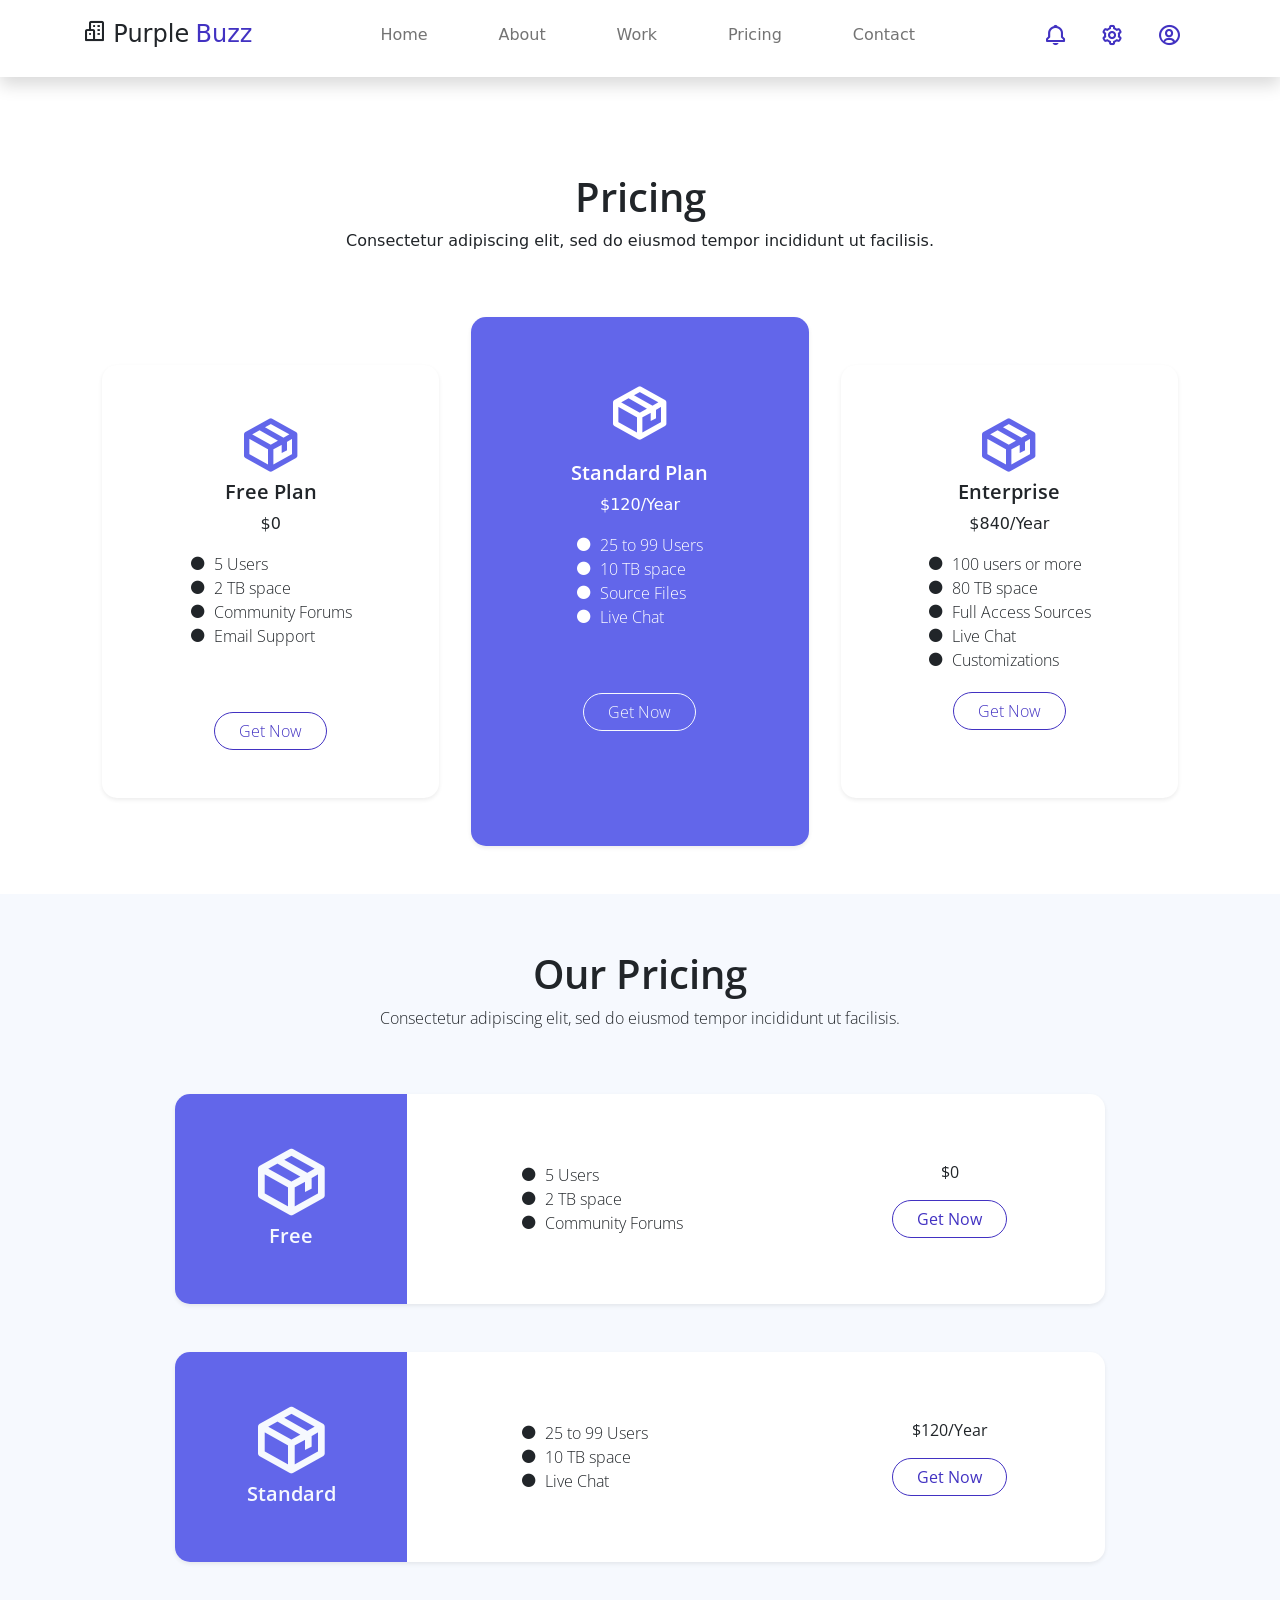
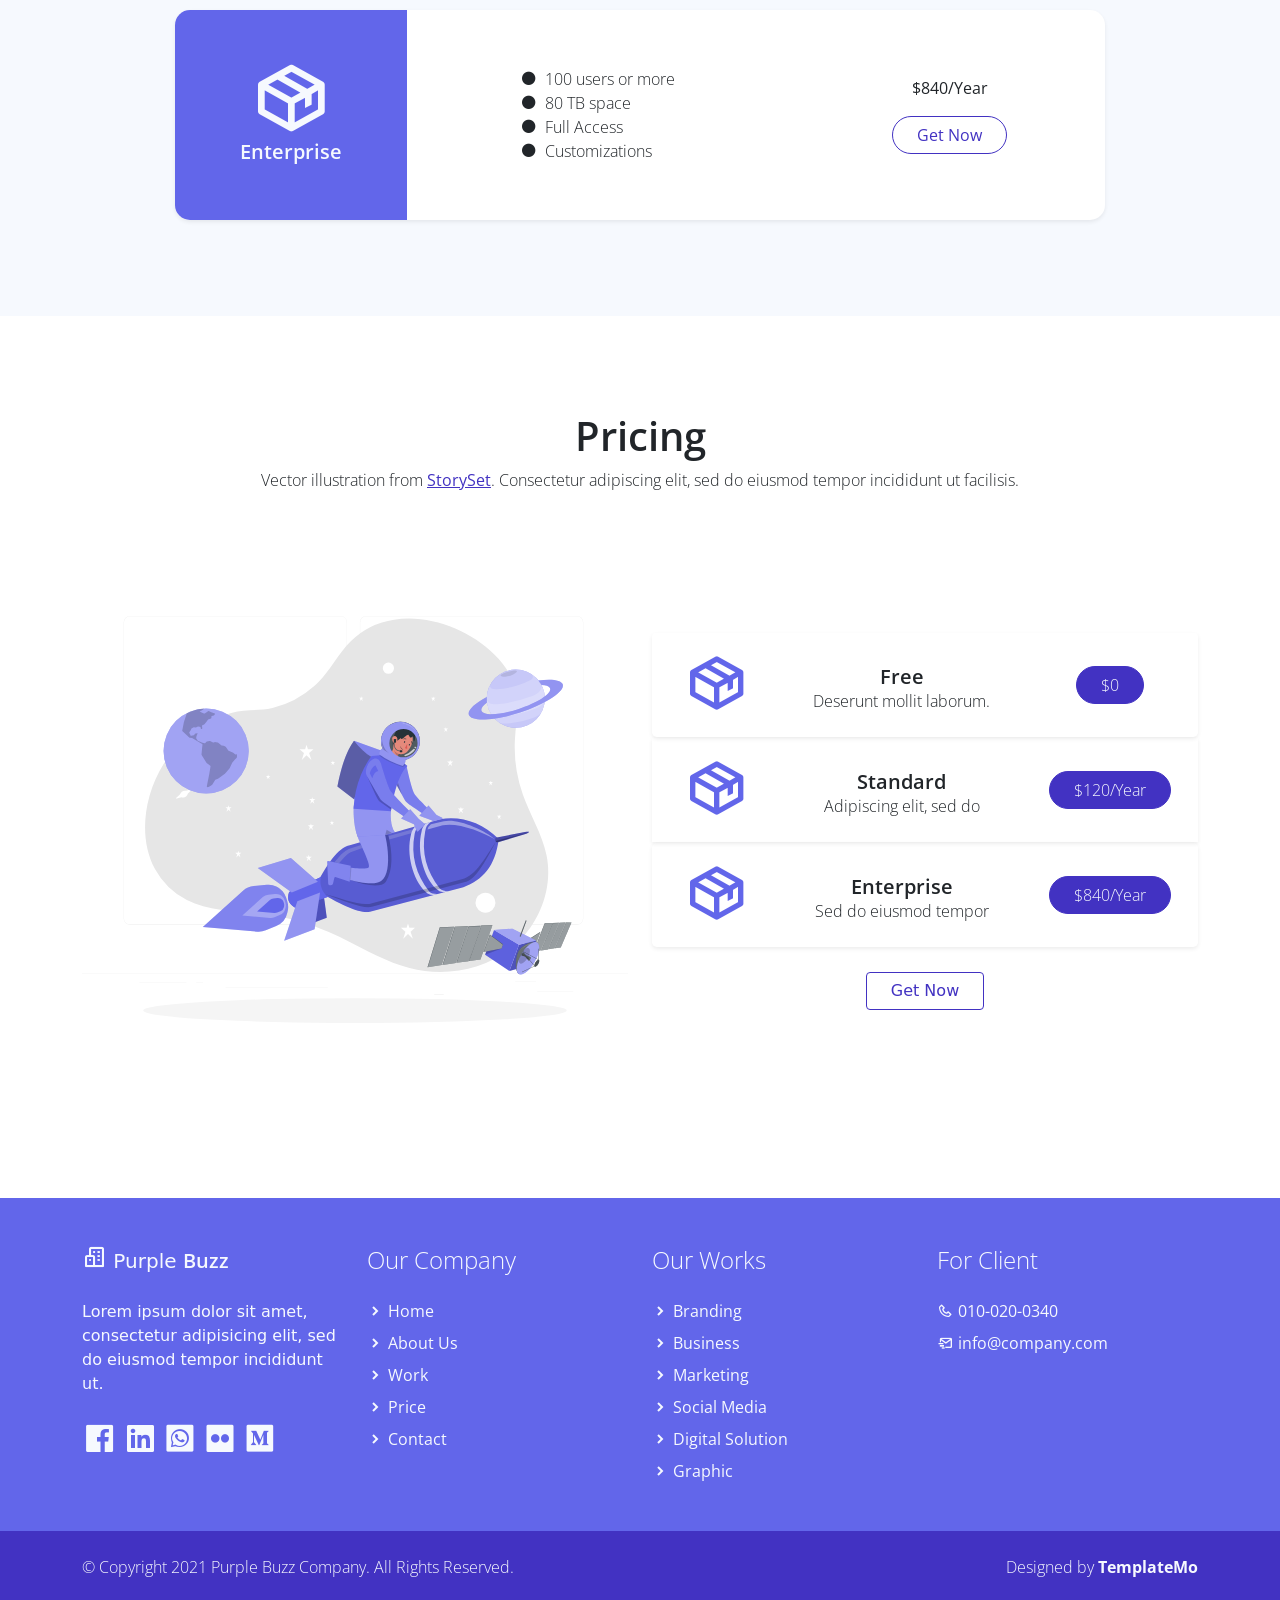
<file: pricing.html>
<!DOCTYPE html>
<html lang="en">

<head>
    <title>Purple Buzz - Pricing Page</title>
    <meta charset="utf-8">
    <meta name="viewport" content="width=device-width, initial-scale=1">
    <link rel="apple-touch-icon" href="assets/img/apple-icon.png">
    <link rel="shortcut icon" type="image/x-icon" href="assets/img/favicon.ico">
    <!-- Load Require CSS -->
    <link href="assets/css/bootstrap.min.css" rel="stylesheet">
    <!-- Font CSS -->
    <link href="assets/css/boxicon.min.css" rel="stylesheet">
    <link href="https://fonts.googleapis.com/css2?family=Open+Sans:wght@300;400;600&display=swap" rel="stylesheet">
    <!-- Load Tempalte CSS -->
    <link rel="stylesheet" href="assets/css/templatemo.css">
    <!-- Custom CSS -->
    <link rel="stylesheet" href="assets/css/custom.css">
<!--
    
TemplateMo 561 Purple Buzz

https://templatemo.com/tm-561-purple-buzz

-->
</head>

<body>
    <!-- Header -->
    <nav id="main_nav" class="navbar navbar-expand-lg navbar-light bg-white shadow">
        <div class="container d-flex justify-content-between align-items-center">
            <a class="navbar-brand h1" href="index.html">
                <i class='bx bx-buildings bx-sm text-dark'></i>
                <span class="text-dark h4">Purple</span> <span class="text-primary h4">Buzz</span>
            </a>
            <button class="navbar-toggler border-0" type="button" data-bs-toggle="collapse" data-bs-target="#navbar-toggler-success" aria-controls="navbarSupportedContent" aria-expanded="false" aria-label="Toggle navigation">
                <span class="navbar-toggler-icon"></span>
            </button>

            <div class="align-self-center collapse navbar-collapse flex-fill  d-lg-flex justify-content-lg-between" id="navbar-toggler-success">
                <div class="flex-fill mx-xl-5 mb-2">
                    <ul class="nav navbar-nav d-flex justify-content-between mx-xl-5 text-center text-dark">
                        <li class="nav-item">
                            <a class="nav-link btn-outline-primary rounded-pill px-3" href="index.html">Home</a>
                        </li>
                        <li class="nav-item">
                            <a class="nav-link btn-outline-primary rounded-pill px-3" href="about.html">About</a>
                        </li>
                        <li class="nav-item">
                            <a class="nav-link btn-outline-primary rounded-pill px-3" href="work.html">Work</a>
                        </li>
                        <li class="nav-item">
                            <a class="nav-link btn-outline-primary rounded-pill px-3" href="pricing.html">Pricing</a>
                        </li>
                        <li class="nav-item">
                            <a class="nav-link btn-outline-primary rounded-pill px-3" href="contact.html">Contact</a>
                        </li>
                    </ul>
                </div>
                <div class="navbar align-self-center d-flex">
                    <a class="nav-link" href="#"><i class='bx bx-bell bx-sm bx-tada-hover text-primary'></i></a>
                    <a class="nav-link" href="#"><i class='bx bx-cog bx-sm text-primary'></i></a>
                    <a class="nav-link" href="#"><i class='bx bx-user-circle bx-sm text-primary'></i></a>
                </div>
            </div>
        </div>
    </nav>
    <!-- Close Header -->


    <!-- Start pricing -->
    <div class="container-lg py-5">
        <div class="col-md-12 m-auto text-center py-5">
            <h1 class="pricing-header h2 semi-bold-600">Pricing</h1>
            <p class="pricing-footer">
                Consectetur adipiscing elit, sed do eiusmod tempor incididunt ut facilisis.
            </p>
        </div>


        <div class="row px-lg-3">


            <div class="col-md-4 pb-5 pt-sm-0 mt-5 px-xl-3">
                <div class="pricing-table card h-100 shadow-sm border-0 py-5">
                    <div class="pricing-table-body card-body rounded-pill text-center align-self-center p-md-0">
                        <i class="pricing-table-icon display-3 bx bx-package text-secondary"></i>
                        <h2 class="pricing-table-heading h5 semi-bold-600">Free Plan</h2>
                        <p>$0</p>
                        <ul class="pricing-table-body text-start text-dark px-4 list-unstyled light-300">
                            <li><i class="bx bxs-circle me-2"></i>5 Users</li>
                            <li><i class="bx bxs-circle me-2"></i>2 TB space</li>
                            <li><i class="bx bxs-circle me-2"></i>Community Forums</li>
                            <li><i class="bx bxs-circle me-2"></i>Email Support</li>
                        </ul>
                        <div class="pricing-table-footer pt-5">
                            <a href="#" class="btn rounded-pill px-4 btn-outline-primary light-300">Get Now</a>
                        </div>
                    </div>
                </div>
            </div>


            <div class="col-md-4 pt-sm-0 pt-3 px-xl-3">
                <div class="pricing-table card bg-secondary h-100 card-rounded shadow-sm border-0 py-5">
                    <div class="pricing-table-body card-body text-center text-white align-self-center p-md-0">
                        <i class="pricing-table-icon display-3 bx bx-package text-white py-3"></i>
                        <h2 class="pricing-table-heading h5 semi-bold-600">Standard Plan</h2>
                        <p>$120/Year</p>
                        <ul class="pricing-table-list text-start text-dark px-4 list-unstyled light-300">
                            <li class="text-white"><i class="bx bxs-circle me-2"></i>25 to 99 Users</li>
                            <li class="text-white"><i class="bx bxs-circle me-2"></i>10 TB space</li>
                            <li class="text-white"><i class="bx bxs-circle me-2"></i>Source Files</li>
                            <li class="text-white"><i class="bx bxs-circle me-2"></i>Live Chat</li>
                        </ul>
                        <div class="pricing-table-footer pt-5 pb-2">
                            <a href="#" class="btn rounded-pill px-4 btn-outline-light light-300">Get Now</a>
                        </div>
                    </div>
                </div>
            </div>


            <div class="col-md-4 pb-5 pt-sm-0 mt-5 px-xl-3">
                <div class="pricing-table card h-100 shadow-sm border-0 py-5">
                    <div class="pricing-table-body card-body text-center align-self-center p-md-0">
                        <i class="pricing-table-icon display-3 bx bx-package text-secondary"></i>
                        <h2 class="pricing-table-heading h5 semi-bold-600">Enterprise</h2>
                        <p>$840/Year</p>
                        <ul class="pricing-table-list text-start text-dark px-4 list-unstyled light-300">
                            <li><i class="bx bxs-circle me-2"></i>100 users or more</li>
                            <li><i class="bx bxs-circle me-2"></i>80 TB space</li>
                            <li><i class="bx bxs-circle me-2"></i>Full Access Sources</li>
                            <li><i class="bx bxs-circle me-2"></i>Live Chat</li>
                            <li><i class="bx bxs-circle me-2"></i>Customizations</li>
                        </ul>
                        <div class="pricing-table-footer pt-1">
                            <a href="#" class="btn rounded-pill px-4 btn-outline-primary light-300">Get Now</a>
                        </div>
                    </div>
                </div>
            </div>


        </div>
    </div>
    <!-- End Content -->





    <!-- Start Pricing Horizontal Section -->
    <section class="bg-light pt-sm-0 py-5">
        <div class="container py-5">

            <h1 class="h2 semi-bold-600 text-center mt-2">Our Pricing</h1>
            <p class="text-center pb-5 light-300">Consectetur adipiscing elit, sed do eiusmod tempor incididunt ut facilisis.</p>

            <!-- Start Pricing Horizontal -->
            <div class="pricing-horizontal row col-10 m-auto d-flex shadow-sm rounded overflow-hidden bg-white">
                <div class="pricing-horizontal-icon col-md-3 text-center bg-secondary text-light py-4">
                    <i class="display-1 bx bx-package pt-4"></i>
                    <h5 class="h5 semi-bold-600 pb-4 light-300">Free</h5>
                </div>
                <div class="pricing-horizontal-body offset-lg-1 col-md-5 col-lg-4 d-flex align-items-center pl-5 pt-lg-0 pt-4">
                    <ul class="text-left px-4 list-unstyled mb-0 light-300">
                        <li><i class="bx bxs-circle me-2"></i>5 Users</li>
                        <li><i class="bx bxs-circle me-2"></i>2 TB space</li>
                        <li><i class="bx bxs-circle me-2"></i>Community Forums</li>
                    </ul>
                </div>
                <div class="pricing-horizontal-tag col-md-4 text-center pt-3 d-flex align-items-center">
                    <div class="w-100 light-300">
                        <p>$0</p>
                        <a href="#" class="btn rounded-pill px-4 btn-outline-primary mb-3">Get Now</a>
                    </div>
                </div>
            </div>
            <!-- End Pricing Horizontal -->

            <!-- Start Pricing Horizontal -->
            <div class="pricing-horizontal row col-10 m-auto d-flex shadow-sm rounded overflow-hidden my-5 bg-white">
                <div class="pricing-horizontal-icon col-md-3 text-center bg-secondary text-light py-4">
                    <i class="display-1 bx bx-package pt-4"></i>
                    <h5 class="h5 semi-bold-600 pb-4 light-300">Standard</h5>
                </div>
                <div class="pricing-horizontal-body offset-lg-1 col-md-5 col-lg-4 d-flex align-items-center pl-5 pt-lg-0 pt-4">
                    <ul class="text-left px-4 list-unstyled mb-0 light-300">
                        <li><i class="bx bxs-circle me-2"></i>25 to 99 Users</li>
                        <li><i class="bx bxs-circle me-2"></i>10 TB space</li>
                        <li><i class="bx bxs-circle me-2"></i>Live Chat</li>
                    </ul>
                </div>
                <div class="pricing-horizontal-tag col-md-4 text-center pt-3 d-flex align-items-center">
                    <div class="w-100 light-300">
                        <p>$120/Year</p>
                        <a href="#" class="btn rounded-pill px-4 btn-outline-primary mb-3">Get Now</a>
                    </div>
                </div>
            </div>
            <!-- End Pricing Horizontal -->

            <!-- Start Pricing Horizontal -->
            <div class="pricing-horizontal row col-10 m-auto d-flex shadow-sm rounded overflow-hidden bg-white">
                <div class="pricing-horizontal-icon col-md-3 text-center bg-secondary text-light py-4">
                    <i class="display-1 bx bx-package pt-4"></i>
                    <h5 class="h5 semi-bold-600 pb-4 light-300">Enterprise</h5>
                </div>
                <div class="pricing-horizontal-body offset-lg-1 col-md-5 col-lg-4 d-flex align-items-center pl-5 pt-lg-0 pt-4">
                    <ul class="text-left px-4 list-unstyled mb-0 light-300">
                        <li><i class="bx bxs-circle me-2"></i>100 users or more</li>
                        <li><i class="bx bxs-circle me-2"></i>80 TB space</li>
                        <li><i class="bx bxs-circle me-2"></i>Full Access</li>
                        <li><i class="bx bxs-circle me-2"></i>Customizations</li>
                    </ul>
                </div>
                <div class="pricing-horizontal-tag col-md-4 text-center pt-3 d-flex align-items-center">
                    <div class="w-100 light-300">
                        <p>$840/Year</p>
                        <a href="#" class="btn rounded-pill px-4 btn-outline-primary mb-3">Get Now</a>
                    </div>
                </div>
            </div>
            <!-- End Pricing Horizontal -->

        </div>
    </section>
    <!--End Pricing Horizontal Section-->

    <section class="container py-5">

        <h1 class="h2 semi-bold-600 text-center pt-5">Pricing</h1>
        <p class="text-center pb-5 light-300">
            Vector illustration from <a rel="nofollow" href="https://storyset.com/" target="_blank">StorySet</a>.
            Consectetur adipiscing elit, sed do eiusmod tempor incididunt ut facilisis.
        </p>

        <div class="row d-flex align-items-center pb-5">

            <div class="col-lg-6 offset-lg-0 col-md-8 offset-md-2">
                <img class="rounded float-right" src="./assets/img/pricing.svg">
            </div>

            <div class="col-lg-6">

                <!-- Start Pricing List -->
                <div class="pricing-list shadow-sm rounded-top rounded-3 py-sm-0 py-5">
                    <div class="row p-2">
                        <div class="pricing-list-icon col-3 text-center m-auto text-secondary ml-5 py-2">
                            <i class="display-3 bx bx-package"></i>
                        </div>
                        <div class="pricing-list-body col-md-5 align-items-center pl-3 pt-2">
                            <ul class="list-unstyled text-center light-300">
                                <li class="h5 semi-bold-600 mb-0 mt-3">Free</li>
                                <li>Deserunt mollit laborum.</li>
                            </ul>
                        </div>
                        <div class="pricing-list-footer col-4 text-center m-auto align-items-center">
                            <a href="#" class="btn rounded-pill px-4 btn-primary light-300">$0</a>
                        </div>
                    </div>
                </div>
                <!-- End Pricing List -->

                <!-- Start Pricing List -->
                <div class="pricing-list shadow-sm py-sm-0 py-5">
                    <div class="row p-2">
                        <div class="pricing-list-icon col-3 text-center m-auto text-secondary ml-5 py-2">
                            <i class="display-3 bx bx-package"></i>
                        </div>
                        <div class="pricing-list-body col-md-5 align-items-center pl-3 pt-2">
                            <ul class="list-unstyled text-center light-300">
                                <li class="h5 semi-bold-600 mb-0 mt-3">Standard</li>
                                <li>Adipiscing elit, sed do</li>
                            </ul>
                        </div>
                        <div class="pricing-list-footer col-sm-4 col-5 text-center m-auto align-items-center">
                            <a href="#" class="btn rounded-pill px-4 btn-primary light-300">$120/Year</a>
                        </div>
                    </div>
                </div>
                <!-- End Pricing List -->

                <!-- Start Pricing List -->
                <div class="pricing-list shadow-sm rounded-botton rounded-3 py-sm-0 py-5">
                    <div class="row p-2">
                        <div class="pricing-list-icon col-sm-3 text-center m-auto text-secondary ml-5 py-2">
                            <i class="display-3 bx bx-package"></i>
                        </div>
                        <div class="pricing-list-body col-md-5 align-items-center pl-3 pt-2">
                            <ul class="list-unstyled text-center light-300">
                                <li class="h5 semi-bold-600 mb-0 mt-3">Enterprise</li>
                                <li>Sed do eiusmod tempor</li>
                            </ul>
                        </div>
                        <div class="pricing-list-footer col-sm-4 col-5 text-center m-auto align-items-center">
                            <a href="#" class="btn rounded-pill px-4 btn-primary light-300">$840/Year</a>
                        </div>
                    </div>
                </div>
                <!-- End Pricing List -->
                <p class="text-center"><a class="btn px-4 mt-4 mx-auto btn-outline-primary" href="#">Get Now</a></p>


            </div>
        </div>
    </section>


    <!-- Start Footer -->
    <footer class="bg-secondary pt-4">
        <div class="container">
            <div class="row py-4">

                <div class="col-lg-3 col-12 align-left">
                    <a class="navbar-brand" href="index.html">
                        <i class='bx bx-buildings bx-sm text-light'></i>
                        <span class="text-light h5">Purple</span> <span class="text-light h5 semi-bold-600">Buzz</span>
                    </a>
                    <p class="text-light my-lg-4 my-2">
                        Lorem ipsum dolor sit amet, consectetur adipisicing elit,
                        sed do eiusmod tempor incididunt ut.
                    </p>
                    <ul class="list-inline footer-icons light-300">
                        <li class="list-inline-item m-0">
                            <a class="text-light" target="_blank" href="http://facebook.com/">
                                <i class='bx bxl-facebook-square bx-md'></i>
                            </a>
                        </li>
                        <li class="list-inline-item m-0">
                            <a class="text-light" target="_blank" href="https://www.linkedin.com/">
                                <i class='bx bxl-linkedin-square bx-md'></i>
                            </a>
                        </li>
                        <li class="list-inline-item m-0">
                            <a class="text-light" target="_blank" href="https://www.whatsapp.com/">
                                <i class='bx bxl-whatsapp-square bx-md'></i>
                            </a>
                        </li>
                        <li class="list-inline-item m-0">
                            <a class="text-light" target="_blank" href="https://www.flickr.com/">
                                <i class='bx bxl-flickr-square bx-md'></i>
                            </a>
                        </li>
                        <li class="list-inline-item m-0">
                            <a class="text-light" target="_blank" href="https://www.medium.com/">
                                <i class='bx bxl-medium-square bx-md' ></i>
                            </a>
                        </li>
                    </ul>
                </div>

                <div class="col-lg-3 col-md-4 my-sm-0 mt-4">
                    <h3 class="h4 pb-lg-3 text-light light-300">Our Company</h2>
                        <ul class="list-unstyled text-light light-300">
                            <li class="pb-2">
                                <i class='bx-fw bx bxs-chevron-right bx-xs'></i><a class="text-decoration-none text-light" href="index.html">Home</a>
                            </li>
                            <li class="pb-2">
                                <i class='bx-fw bx bxs-chevron-right bx-xs'></i><a class="text-decoration-none text-light py-1" href="about.html">About Us</a>
                            </li>
                            <li class="pb-2">
                                <i class='bx-fw bx bxs-chevron-right bx-xs'></i><a class="text-decoration-none text-light py-1" href="work.html">Work</a>
                            </li>
                            <li class="pb-2">
                                <i class='bx-fw bx bxs-chevron-right bx-xs'></i></i><a class="text-decoration-none text-light py-1" href="pricing.html">Price</a>
                            </li>
                            <li class="pb-2">
                                <i class='bx-fw bx bxs-chevron-right bx-xs'></i><a class="text-decoration-none text-light py-1" href="contact.html">Contact</a>
                            </li>
                        </ul>
                </div>

                <div class="col-lg-3 col-md-4 my-sm-0 mt-4">
                    <h2 class="h4 pb-lg-3 text-light light-300">Our Works</h2>
                    <ul class="list-unstyled text-light light-300">
                        <li class="pb-2">
                            <i class='bx-fw bx bxs-chevron-right bx-xs'></i><a class="text-decoration-none text-light py-1" href="#">Branding</a>
                        </li>
                        <li class="pb-2">
                            <i class='bx-fw bx bxs-chevron-right bx-xs'></i><a class="text-decoration-none text-light py-1" href="#">Business</a>
                        </li>
                        <li class="pb-2">
                            <i class='bx-fw bx bxs-chevron-right bx-xs'></i><a class="text-decoration-none text-light py-1" href="#">Marketing</a>
                        </li>
                        <li class="pb-2">
                            <i class='bx-fw bx bxs-chevron-right bx-xs'></i><a class="text-decoration-none text-light py-1" href="#">Social Media</a>
                        </li>
                        <li class="pb-2">
                            <i class='bx-fw bx bxs-chevron-right bx-xs'></i><a class="text-decoration-none text-light py-1" href="#">Digital Solution</a>
                        </li>
                        <li class="pb-2">
                            <i class='bx-fw bx bxs-chevron-right bx-xs'></i><a class="text-decoration-none text-light py-1" href="#">Graphic</a>
                        </li>
                    </ul>
                </div>

                <div class="col-lg-3 col-md-4 my-sm-0 mt-4">
                    <h2 class="h4 pb-lg-3 text-light light-300">For Client</h2>
                    <ul class="list-unstyled text-light light-300">
                        <li class="pb-2">
                            <i class='bx-fw bx bx-phone bx-xs'></i><a class="text-decoration-none text-light py-1" href="tel:010-020-0340">010-020-0340</a>
                        </li>
                        <li class="pb-2">
                            <i class='bx-fw bx bx-mail-send bx-xs'></i><a class="text-decoration-none text-light py-1" href="mailto:info@company.com">info@company.com</a>
                        </li>
                    </ul>
                </div>

            </div>
        </div>

        <div class="w-100 bg-primary py-3">
            <div class="container">
                <div class="row pt-2">
                    <div class="col-lg-6 col-sm-12">
                        <p class="text-lg-start text-center text-light light-300">
                            © Copyright 2021 Purple Buzz Company. All Rights Reserved.
                        </p>
                    </div>
                    <div class="col-lg-6 col-sm-12">
                        <p class="text-lg-end text-center text-light light-300">
                            Designed by <a rel="sponsored" class="text-decoration-none text-light" href="https://templatemo.com/" target="_blank"><strong>TemplateMo</strong></a>
                        </p>
                    </div>
                </div>
            </div>
        </div>

    </footer>
    <!-- End Footer -->


    <!-- Bootstrap -->
    <script src="assets/js/bootstrap.bundle.min.js"></script>
    <!-- Templatemo -->
    <script src="assets/js/templatemo.js"></script>
    <!-- Custom -->
    <script src="assets/js/custom.js"></script>

</body>

</html>
</file>
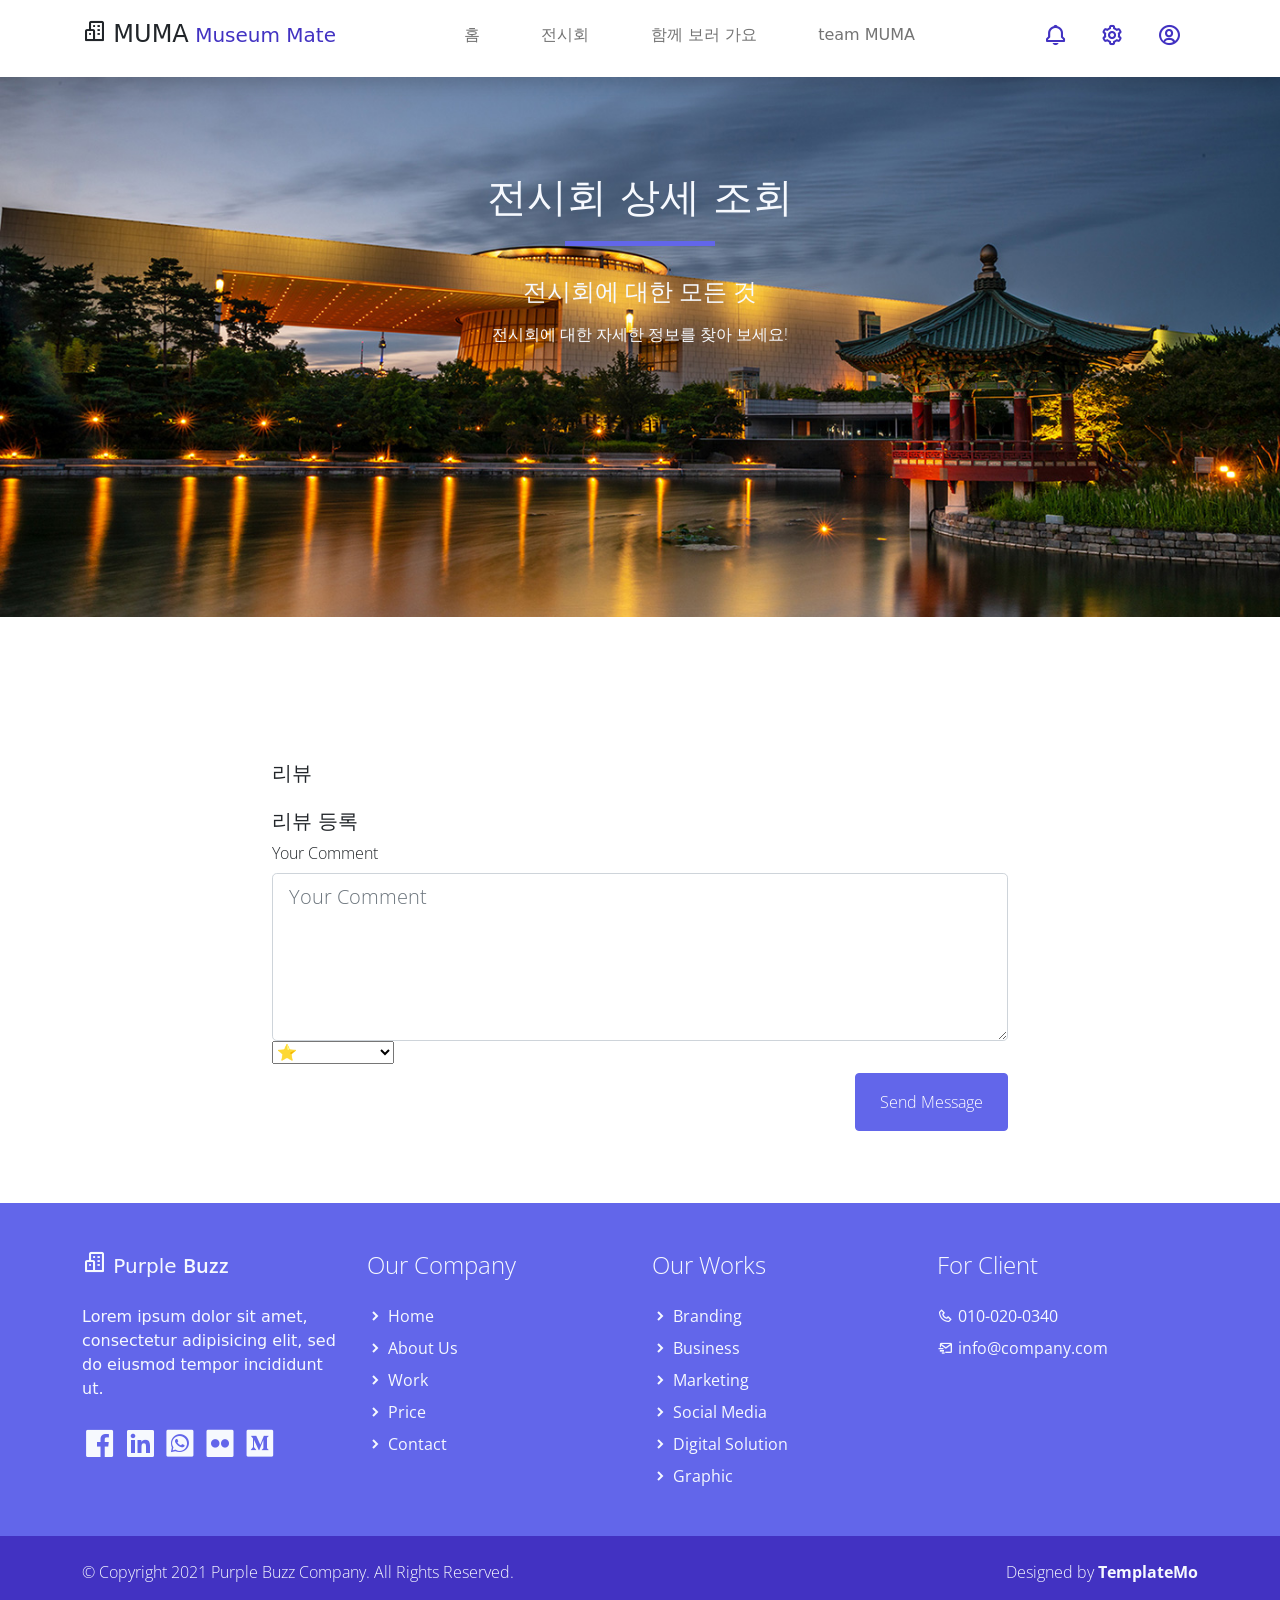
<file: work-single.html>
<!DOCTYPE html>
<html lang="en">

<head>
    <title>Museum Mate - 전시회 상세 조회</title>
    <meta charset="utf-8">
    <meta name="viewport" content="width=device-width, initial-scale=1">
    <link rel="apple-touch-icon" href="assets/img/apple-icon.png">
    <link rel="shortcut icon" type="image/x-icon" href="assets/img/favicon.ico">
    <!-- Load Require CSS -->
    <link href="assets/css/bootstrap.min.css" rel="stylesheet">
    <!-- Font CSS -->
    <link href="assets/css/boxicon.min.css" rel="stylesheet">
    <link href="https://fonts.googleapis.com/css2?family=Open+Sans:wght@300;400;600&display=swap" rel="stylesheet">
    <!-- Load Tempalte CSS -->
    <link rel="stylesheet" href="assets/css/templatemo.css">
    <!-- Custom CSS -->
    <link rel="stylesheet" href="assets/css/custom.css">


</head>

<body>
    <!-- Header -->
    <nav id="main_nav" class="navbar navbar-expand-lg navbar-light bg-white shadow">
        <div class="container d-flex justify-content-between align-items-center">
            <a class="navbar-brand h1" href="index.html">
                <i class='bx bx-buildings bx-sm text-dark'></i>
                <span class="text-dark h4">MUMA</span> <span class="text-primary h5">Museum Mate</span>
            </a>
            <button class="navbar-toggler border-0" type="button" data-bs-toggle="collapse"
                data-bs-target="#navbar-toggler-success" aria-controls="navbarSupportedContent" aria-expanded="false"
                aria-label="Toggle navigation">
                <span class="navbar-toggler-icon"></span>
            </button>

            <div class="align-self-center collapse navbar-collapse flex-fill  d-lg-flex justify-content-lg-between"
                id="navbar-toggler-success">
                <div class="flex-fill mx-xl-5 mb-2">
                    <ul class="nav navbar-nav d-flex justify-content-between mx-xl-5 text-center text-dark">
                        <li class="nav-item">
                            <a class="nav-link btn-outline-primary rounded-pill px-3" href="index.html">홈</a>
                        </li>
                        <li class="nav-item">
                            <a class="nav-link btn-outline-primary rounded-pill px-3" href="work.html">전시회</a>
                        </li>
                        <li class="nav-item">
                            <a class="nav-link btn-outline-primary rounded-pill px-3" href="pricing.html">함께 보러 가요</a>
                        </li>
                        <li class="nav-item">
                            <a class="nav-link btn-outline-primary rounded-pill px-3" href="about.html">team MUMA</a>
                        </li>
                    </ul>
                </div>
                <div class="navbar align-self-center d-flex">
                    <a class="nav-link" href="#"><i class='bx bx-bell bx-sm bx-tada-hover text-primary'></i></a>
                    <a class="nav-link" href="#"><i class='bx bx-cog bx-sm text-primary'></i></a>
                    <a class="nav-link" href="#"><i class='bx bx-user-circle bx-sm text-primary'></i></a>
                </div>
            </div>
        </div>
    </nav>
    <!-- Close Header -->


    <!-- 스타트 배너 -->
    <div id="index_banner" class="bg-light w-100">
        <div
            class="container-fluid text-light d-flex justify-content-center align-items-center border-0 rounded-0 p-0 py-5">
            <div class="banner-content col-lg-8 m-lg-auto text-center py-5 px-3">
                <h1 class="banner-heading h2 pb-5 typo-space-line-center">전시회 상세 조회</<h1>
                </h1>
                <h3 class="h4 pb-2 light-300">전시회에 대한 모든 것</h3>
                <p class="banner-footer light-300">
                    전시회에 대한 자세한 정보를 찾아 보세요!
                </p>
            </div>
        </div>
    </div>
    <!-- 스타트 배너 끝 -->


    <!-- 상세조회 화면 구성 -->
    <section id="exhibition-container" class="container py-5">

    </section>


    <!-- 리뷰 기능 -->
    <section  class="container py-5">

        <!-- Start Comment -->
        <div class="row justify-content-center">
            <div class="worksingle-comment-heading col-8 m-auto pb-3">
                <h4 class="h5">리뷰</h4>
            </div>
        </div>
        <div id="comment-container">

        </div>
        <!-- <div class="row pb-4">
            <div class="worksingle-comment-body col-md-8 m-auto">
                <div class="d-flex">
                    <div class="comment-body">
                        <div class="comment-header d-flex justify-content-between ms-3">
                            <div class="header text-start">
                                <h5 class="h6">John Doe</h5>
                                <p class="text-muted light-300">10 mins ago</p>
                            </div>
                            <a href="#" class="text-decoration-none text-secondary"><i
                                    class='bx bxs-share me-2'></i>Reply</a>
                        </div>
                        <div class="footer">
                            <div class="card-body border ms-3 light-300">
                                Lorem ipsum dolor sit amet, consectetur adipisicing elit, sed do eiusmod
                                tempor incididunt ut labore et dolore magna aliqua. Ut enim ad minim veniam,
                                quis nostrud exercitation ullamco.
                            </div>
                        </div>
                    </div>
                </div>
            </div>
        </div> -->

        <!-- End Comment -->
        <div class="row pb-4">
            <div class="worksingle-comment-footer col-lg-8 m-auto">
                <h4 class="h5">리뷰 등록</h4>
                <!-- <form class="col-md-12 m-auto" method="POST" action="#" role="form"> -->

                <div class="form-group">
                    <label class="pb-2 pt-sm-0 pt-4 light-300" for="inputmessage">Your Comment</label>
                    <textarea class="form-control form-control-lg light-300" id="inputmessage" name="inputmessage" placeholder="Your Comment" rows="5"></textarea>
                </div>
                <select id="starValue">
                    <option value="1">&#11088;</option>
                    <option value="2">&#11088;&#11088;</option>
                    <option value="3">&#11088;&#11088;&#11088;</option>
                    <option value="4">&#11088;&#11088;&#11088;&#11088;</option>
                    <option value="5">&#11088;&#11088;&#11088;&#11088;&#11088;</option>
                </select>

                <div class="form-row pt-2">
                    <div class="col-md-12 col-10 text-end">
                        <button type="button" onclick=postWithAuth() class="btn btn-secondary text-white px-md-4 px-2 py-md-3 py-1 radius-0 light-300">Send Message</button>
                    </div>
                </div>
                <!-- </form> -->
            </div>
        </div>


        <!-- End Comment Form -->
    </section>

    <!-- End Work Sigle -->

    <!-- Start Footer -->
    <footer class="bg-secondary pt-4">
        <div class="container">
            <div class="row py-4">

                <div class="col-lg-3 col-12 align-left">
                    <a class="navbar-brand" href="index.html">
                        <i class='bx bx-buildings bx-sm text-light'></i>
                        <span class="text-light h5">Purple</span> <span class="text-light h5 semi-bold-600">Buzz</span>
                    </a>
                    <p class="text-light my-lg-4 my-2">
                        Lorem ipsum dolor sit amet, consectetur adipisicing elit,
                        sed do eiusmod tempor incididunt ut.
                    </p>
                    <ul class="list-inline footer-icons light-300">
                        <li class="list-inline-item m-0">
                            <a class="text-light" target="_blank" href="http://facebook.com/">
                                <i class='bx bxl-facebook-square bx-md'></i>
                            </a>
                        </li>
                        <li class="list-inline-item m-0">
                            <a class="text-light" target="_blank" href="https://www.linkedin.com/">
                                <i class='bx bxl-linkedin-square bx-md'></i>
                            </a>
                        </li>
                        <li class="list-inline-item m-0">
                            <a class="text-light" target="_blank" href="https://www.whatsapp.com/">
                                <i class='bx bxl-whatsapp-square bx-md'></i>
                            </a>
                        </li>
                        <li class="list-inline-item m-0">
                            <a class="text-light" target="_blank" href="https://www.flickr.com/">
                                <i class='bx bxl-flickr-square bx-md'></i>
                            </a>
                        </li>
                        <li class="list-inline-item m-0">
                            <a class="text-light" target="_blank" href="https://www.medium.com/">
                                <i class='bx bxl-medium-square bx-md'></i>
                            </a>
                        </li>
                    </ul>
                </div>

                <div class="col-lg-3 col-md-4 my-sm-0 mt-4">
                    <h3 class="h4 pb-lg-3 text-light light-300">Our Company</h2>
                        <ul class="list-unstyled text-light light-300">
                            <li class="pb-2">
                                <i class='bx-fw bx bxs-chevron-right bx-xs'></i><a
                                    class="text-decoration-none text-light" href="index.html">Home</a>
                            </li>
                            <li class="pb-2">
                                <i class='bx-fw bx bxs-chevron-right bx-xs'></i><a
                                    class="text-decoration-none text-light py-1" href="about.html">About Us</a>
                            </li>
                            <li class="pb-2">
                                <i class='bx-fw bx bxs-chevron-right bx-xs'></i><a
                                    class="text-decoration-none text-light py-1" href="work.html">Work</a>
                            </li>
                            <li class="pb-2">
                                <i class='bx-fw bx bxs-chevron-right bx-xs'></i></i><a
                                    class="text-decoration-none text-light py-1" href="pricing.html">Price</a>
                            </li>
                            <li class="pb-2">
                                <i class='bx-fw bx bxs-chevron-right bx-xs'></i><a
                                    class="text-decoration-none text-light py-1" href="contact.html">Contact</a>
                            </li>
                        </ul>
                </div>

                <div class="col-lg-3 col-md-4 my-sm-0 mt-4">
                    <h2 class="h4 pb-lg-3 text-light light-300">Our Works</h2>
                    <ul class="list-unstyled text-light light-300">
                        <li class="pb-2">
                            <i class='bx-fw bx bxs-chevron-right bx-xs'></i><a
                                class="text-decoration-none text-light py-1" href="#">Branding</a>
                        </li>
                        <li class="pb-2">
                            <i class='bx-fw bx bxs-chevron-right bx-xs'></i><a
                                class="text-decoration-none text-light py-1" href="#">Business</a>
                        </li>
                        <li class="pb-2">
                            <i class='bx-fw bx bxs-chevron-right bx-xs'></i><a
                                class="text-decoration-none text-light py-1" href="#">Marketing</a>
                        </li>
                        <li class="pb-2">
                            <i class='bx-fw bx bxs-chevron-right bx-xs'></i><a
                                class="text-decoration-none text-light py-1" href="#">Social Media</a>
                        </li>
                        <li class="pb-2">
                            <i class='bx-fw bx bxs-chevron-right bx-xs'></i><a
                                class="text-decoration-none text-light py-1" href="#">Digital Solution</a>
                        </li>
                        <li class="pb-2">
                            <i class='bx-fw bx bxs-chevron-right bx-xs'></i><a
                                class="text-decoration-none text-light py-1" href="#">Graphic</a>
                        </li>
                    </ul>
                </div>

                <div class="col-lg-3 col-md-4 my-sm-0 mt-4">
                    <h2 class="h4 pb-lg-3 text-light light-300">For Client</h2>
                    <ul class="list-unstyled text-light light-300">
                        <li class="pb-2">
                            <i class='bx-fw bx bx-phone bx-xs'></i><a class="text-decoration-none text-light py-1"
                                href="tel:010-020-0340">010-020-0340</a>
                        </li>
                        <li class="pb-2">
                            <i class='bx-fw bx bx-mail-send bx-xs'></i><a class="text-decoration-none text-light py-1"
                                href="mailto:info@company.com">info@company.com</a>
                        </li>
                    </ul>
                </div>

            </div>
        </div>

        <div class="w-100 bg-primary py-3">
            <div class="container">
                <div class="row pt-2">
                    <div class="col-lg-6 col-sm-12">
                        <p class="text-lg-start text-center text-light light-300">
                            © Copyright 2021 Purple Buzz Company. All Rights Reserved.
                        </p>
                    </div>
                    <div class="col-lg-6 col-sm-12">
                        <p class="text-lg-end text-center text-light light-300">
                            Designed by <a rel="sponsored" class="text-decoration-none text-light"
                                href="https://templatemo.com/" target="_blank"><strong>TemplateMo</strong></a>
                        </p>
                    </div>
                </div>
            </div>
        </div>

    </footer>
    <!-- End Footer -->


    <!-- Bootstrap -->
    <script src="assets/js/bootstrap.bundle.min.js"></script>
    <!-- Load jQuery require for Page Script -->
    <script src="assets/js/jquery.min.js"></script>
    <!-- Page Script -->
    <script>
        $(window).load(function () {
            // Slide
            $('.templatemo-slide-link').click(function () {
                var this_href = $(this).attr('href');
                $('#templatemo-slide-link-target img').attr('src', this_href);
                return false;
            });
            // End Slide
        });
    </script>
    <!-- Templatemo -->
    <script src="assets/js/templatemo.js"></script>
    <!-- Custom -->
    <script src="assets/js/custom.js"></script>


    <!-- 전체 페이지 구성 -->
    <script>
        const queryString = window.location.href.split('?')[1]
        const id = queryString.split('=')[1]
        console.log(window.localStorage.getItem('token'))
        fetch(`http://localhost:8080/api/v1/exhibitions/${id}`)
            .then(res => res.json())
            .then(contents => {
                console.log(contents.result)
                const html = `
            <div class="row pt-5">
                <div class="worksingle-content col-lg-8 m-auto text-left justify-content-center">
                    <h2 class="worksingle-heading h3 fw-bold pb-3 light-300 typo-space-line">${contents.result.name}</h2><br>
                
                    <div id="div_root">
                        <div id="div_img">
                            <div><img src=${contents.result.mainImgUrl} /></div>
                            
                        </div>
                        <div id="div_spec">
                            <h6 class>장소&nbsp;&nbsp;&nbsp;&nbsp;&nbsp;&nbsp;&nbsp;&nbsp;&nbsp; ${contents.result.galleryLocation}<h6><br>
                            <h6 class>기간&nbsp;&nbsp;&nbsp;&nbsp;&nbsp;&nbsp;&nbsp;&nbsp;&nbsp; ${contents.result.startAt} ~ ${contents.result.endAt}<h6><br>
                            <h6 class>관람연령 &nbsp;&nbsp;${contents.result.ageLimit}<h6><br>
                            <h6 class>가격&nbsp;&nbsp;&nbsp;&nbsp;&nbsp;&nbsp;&nbsp;&nbsp;&nbsp; ${contents.result.price}<h6><br>
                            <div>
                                <button id="bookmarkBtn" style="margin-left:1rem; border:none;">북마크</button><span style=''>&#128278;</span>
                            </div>
                        </div>
                    </div>
                </div>

                <div class="worksingle-content col-lg-8 m-auto text-left justify-content-center">
                    <h4 class="worksingle-heading h4 pb-3 fw-bold light-300 typo-space-line">공지사항</h4>
                        <p>${contents.result.detailInfo}</p>
                </div>

                <div class="worksingle-content col-lg-8 m-auto text-left justify-content-center">
                    <h4 class="worksingle-heading h4 pb-3 fw-bold light-300 typo-space-line">상세정보</h4>
                <div><img src=${contents.result.detailInfoImgUrl.split(',')[0]} /></div>
                </div>
                           
                <div class="worksingle-content col-lg-8 m-auto text-left justify-content-center">
                    <h4 class="worksingle-heading h4 pb-3 fw-bold light-300 typo-space-line">안내사항</h4>
                        <p>${contents.result.notice}</p>
                        <div>${
                            contents.result.noticeImgUrl 
                                ? '<img src="' + contents.result.noticeImgUrl.split(',')[0] + '" />'
                                : '<div>no image</div>'
                        }</div>
                </div>
                
            </div>
            `

                const div = document.getElementById('exhibition-container')
                div.innerHTML = html;

                const token = window.localStorage.getItem('token')
                const queryString1 = window.location.href.split('?')[1]
                const id1 = queryString.split('=')[1]
                const btn = document.getElementById('bookmarkBtn')
                console.log(token)
                btn.addEventListener('click', function() {
                    fetch(`http://localhost:8080/api/v1/exhibitions/${id1}/bookmarks`, {
                        method: 'POST',
                        mode: 'cors',
                        headers: {
                            'Content-Type': 'application/json',
                            "Authorization": `Bearer ${token}`
                        },
                    }).then((res) => res.json())
                    .then((res) => {
                        console.log(res.result)
                    })
                    .catch(err => {
                        console.log(err)
                    }) 
                })
            })

        const queryString1 = window.location.href.split('?')[1]
        const id1 = queryString.split('=')[1]
        fetch(`http://localhost:8080/api/v1/reviews/${id1}/reviews`)
            .then(res => res.json())
            .then(contents => {
                let html = ''
                for (const content of contents.result.content) {
                    html += `
                        <div class="row pb-4">
                        <div class="worksingle-comment-body col-md-8 m-auto">
                            <div class="d-flex">
                                <div class="comment-body">
                                        <div class="comment-header d-flex justify-content-between ms-3">
                                            <div class="header text-start">
                                                <h5 class="h6">${content.userName}</h5>
                                                <p class="text-muted light-300">${content.createdAt}</p>
                                                <p class="text-muted light-300">${
                                                    // content.star
                                                    Array.from({ length: content.star }, (_, i) => `<span style=''>&#11088;</span>`).join('')
                                                }</p>
                                            </div>
                                        </div>
                                        <div class="footer">
                                            <div>${content.title}</div>
                                            <div class="card-body border ms-3 light-300">
                                                ${content.content}
                                            </div>
                                        </div>
                                    </div>
                                </div>
                            </div>
                        </div>
                    `
                }
                
                const div = document.getElementById('comment-container')
                div.innerHTML = html;
            })
    </script>


   
<script>
    async function postWithAuth() {
    // let url = base_url + detail_url;
    const queryStrings = window.location.href.split('?')[1];
    let id = 1;
    for (const query of queryStrings.split('&')) {
        if (query[0] === 'id') {
            id = query[1]
        }
    }
    const textArea = document.getElementById('inputmessage')
    const selectedStar = document.getElementById('starValue')
    try {
        let res = await fetch(`http://localhost:8080/api/v1/reviews/${id}`, {
            method: 'post',
            mode: 'cors',
            headers: {
                'Content-Type': 'application/json',
                "Authorization": `Bearer eyJhbGciOiJIUzI1NiJ9.eyJlbWFpbCI6InRlc3RAdGVzdC50ZXN0IiwiaWF0IjoxNjc2MDkzODg2LCJleHAiOjE2NzYwOTc0ODZ9.yt7ftwLJOAJoTf4oePwPhBesg4Aze8h-qHTL2GNiJuA`
            },
            body: JSON.stringify({
                title: '제목',
                content: textArea.value,
                star: selectedStar.value,
                visitedDate: new Date()
            })
        });
        if(res.status!=200){
            alert(await res.json())
        }
        return await res.status;
    } catch (error) {
        console.log(error);
        alert("Request Error!");
    }
}
</script>
</body>

</html>
</file>
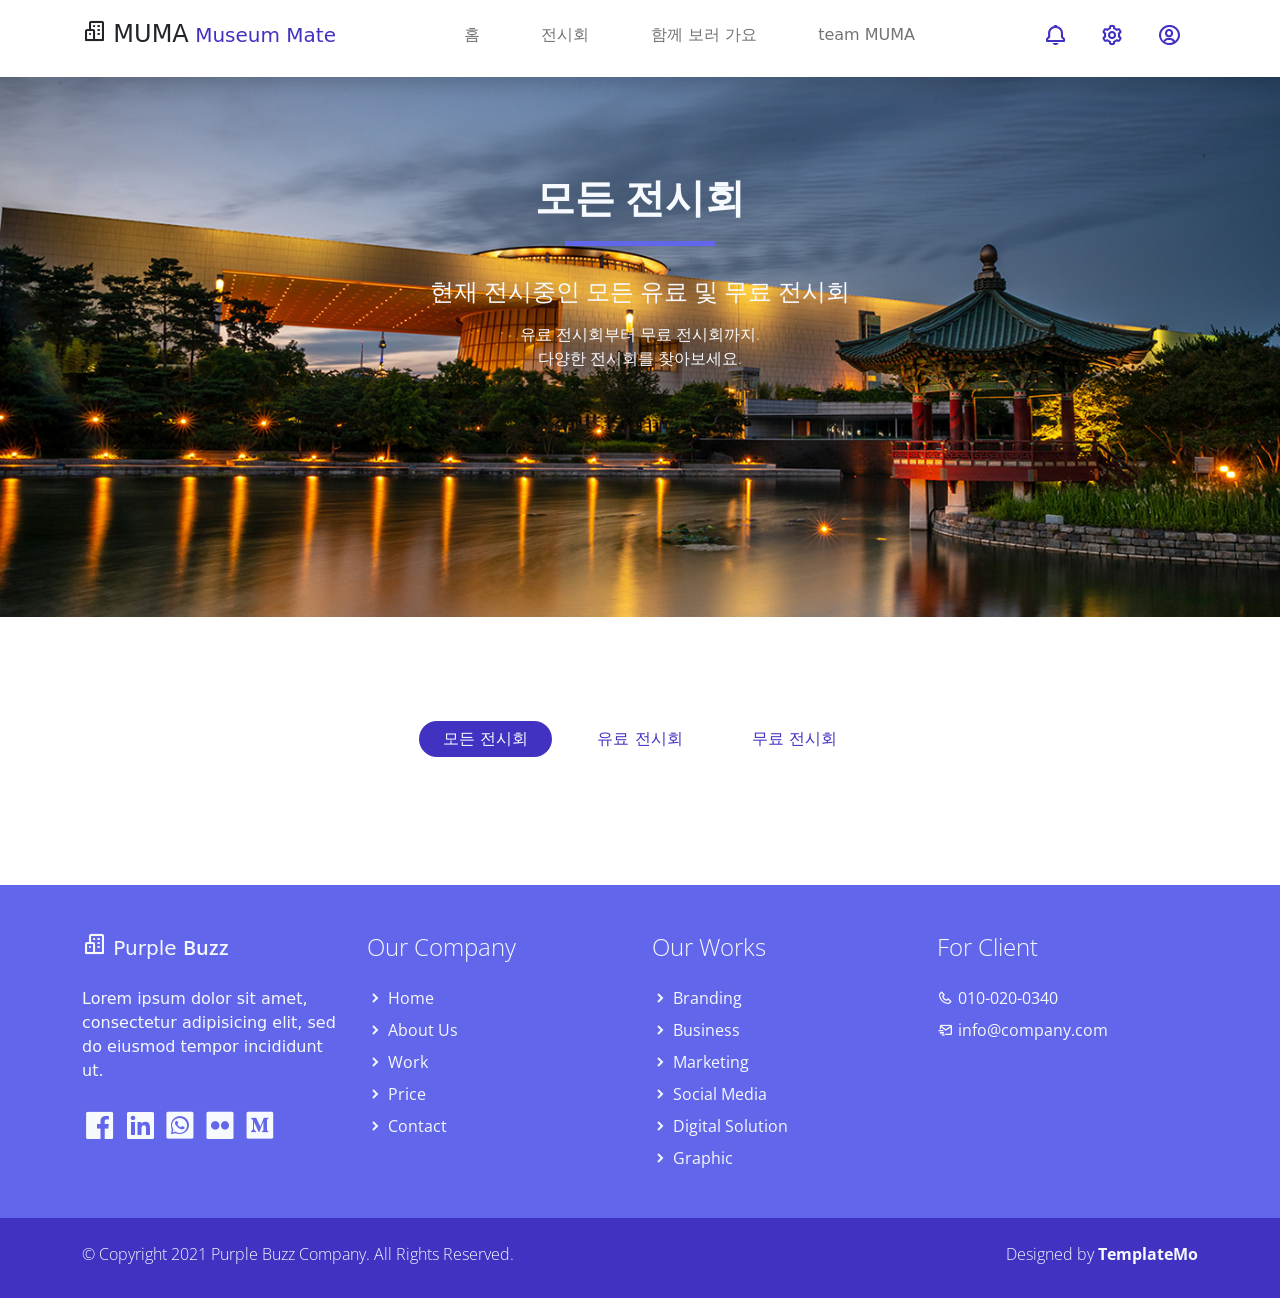
<file: work.html>
<!DOCTYPE html>
<html lang="en">

<head>
    <title>Purple Buzz - Work Page</title>
    <meta charset="utf-8">
    <meta name="viewport" content="width=device-width, initial-scale=1">
    <link rel="apple-touch-icon" href="assets/img/apple-icon.png">
    <link rel="shortcut icon" type="image/x-icon" href="assets/img/favicon.ico">
    <!-- Load Require CSS -->
    <link href="assets/css/bootstrap.min.css" rel="stylesheet">
    <!-- Font CSS -->
    <link href="assets/css/boxicon.min.css" rel="stylesheet">
    <link href="https://fonts.googleapis.com/css2?family=Open+Sans:wght@300;400;600&display=swap" rel="stylesheet">
    <!-- Load Tempalte CSS -->
    <link rel="stylesheet" href="assets/css/templatemo.css">
    <!-- Custom CSS -->
    <link rel="stylesheet" href="assets/css/custom.css">
<!--
    
TemplateMo 561 Purple Buzz

https://templatemo.com/tm-561-purple-buzz

-->
</head>

<body>
    <!-- Header -->
    <nav id="main_nav" class="navbar navbar-expand-lg navbar-light bg-white shadow">
        <div class="container d-flex justify-content-between align-items-center">
            <a class="navbar-brand h1" href="index.html">
                <i class='bx bx-buildings bx-sm text-dark'></i>
                <span class="text-dark h4">MUMA</span> <span class="text-primary h5">Museum Mate</span>
            </a>
            <button class="navbar-toggler border-0" type="button" data-bs-toggle="collapse"
                data-bs-target="#navbar-toggler-success" aria-controls="navbarSupportedContent" aria-expanded="false"
                aria-label="Toggle navigation">
                <span class="navbar-toggler-icon"></span>
            </button>

            <div class="align-self-center collapse navbar-collapse flex-fill  d-lg-flex justify-content-lg-between" id="navbar-toggler-success">
                <div class="flex-fill mx-xl-5 mb-2">
                    <ul class="nav navbar-nav d-flex justify-content-between mx-xl-5 text-center text-dark">
                        <li class="nav-item">
                            <a class="nav-link btn-outline-primary rounded-pill px-3" href="index.html">홈</a>
                        </li>
                        <li class="nav-item">
                            <a class="nav-link btn-outline-primary rounded-pill px-3" href="work.html">전시회</a>
                        </li>
                        <li class="nav-item">
                            <a class="nav-link btn-outline-primary rounded-pill px-3" href="pricing.html">함께 보러 가요</a>
                        </li>
                        <li class="nav-item">
                            <a class="nav-link btn-outline-primary rounded-pill px-3" href="about.html">team MUMA</a>
                        </li>
                    </ul>
                </div>
                <div class="navbar align-self-center d-flex">
                    <a class="nav-link" href="#"><i class='bx bx-bell bx-sm bx-tada-hover text-primary'></i></a>
                    <a class="nav-link" href="#"><i class='bx bx-cog bx-sm text-primary'></i></a>
                    <a class="nav-link" href="#"><i class='bx bx-user-circle bx-sm text-primary'></i></a>
                </div>
            </div>
        </div>
    </nav>
    <!-- Close Header -->


    <!-- Start Banner Hero -->
    <div id="index_banner" class="banner-wrapper bg-light w-100 py-5">
        <div class="banner-vertical-center-work container text-light d-flex justify-content-center align-items-center py-5 p-0">
            <div class="banner-content col-lg-8 col-12 m-lg-auto text-center">
                <h1 class="banner-heading h2 display-3 pb-5 semi-bold-600 typo-space-line-center">모든 전시회</h1>
                <h3 class="h4 pb-2 regular-400">현재 전시중인 모든 유료 및 무료 전시회</h3>
                <p class="banner-body pb-2 semi-bold-400 light-300">
                    유료 전시회부터 무료 전시회까지.<br>
                    다양한 전시회를 찾아보세요.
                </p>
            </div>
        </div>
    </div>
    <!-- End Banner Hero -->

    <!-- Start Our Work -->
    <section class="container py-5">
        <div class="row justify-content-center my-5">
            <div class="filter-btns shadow-md rounded-pill text-center col-auto">
                <a onclick=getExhibition(0) class="filter-btn btn rounded-pill btn-outline-primary border-0 m-md-2 px-md-4 active" data-filter=".exhibition" href="">모든 전시회</a>
                <a onclick=getExhibition(1) class="filter-btn btn rounded-pill btn-outline-primary border-0 m-md-2 px-md-4" data-filter=".paidExhibition" href="">유료 전시회</a>
                <a onclick=getExhibition(2) class="filter-btn btn rounded-pill btn-outline-primary border-0 m-md-2 px-md-4" data-filter=".freeExhibition" href="">무료 전시회</a>
            </div>
        </div>

        <!-- 전체 및 유료 전시회 (business = 유료 전시회)-->
        <div id="exhibition_container" class="conatiner row exhibitions gx-lg-5" style="height: auto;">
   
        </div>
        <div class="row">
            <div id="paging-container" class="btn-toolbar justify-content-center pb-4" role="toolbar" aria-label="Toolbar with button groups">
            </div>
        </div>
    </section>
    <!-- End Our Work -->

    
    <!-- Start Footer -->
    <footer class="bg-secondary pt-4">
        <div class="container">
            <div class="row py-4">

                <div class="col-lg-3 col-12 align-left">
                    <a class="navbar-brand" href="index.html">
                        <i class='bx bx-buildings bx-sm text-light'></i>
                        <span class="text-light h5">Purple</span> <span class="text-light h5 semi-bold-600">Buzz</span>
                    </a>
                    <p class="text-light my-lg-4 my-2">
                        Lorem ipsum dolor sit amet, consectetur adipisicing elit,
                        sed do eiusmod tempor incididunt ut.
                    </p>
                    <ul class="list-inline footer-icons light-300">
                        <li class="list-inline-item m-0">
                            <a class="text-light" target="_blank" href="http://facebook.com/">
                                <i class='bx bxl-facebook-square bx-md'></i>
                            </a>
                        </li>
                        <li class="list-inline-item m-0">
                            <a class="text-light" target="_blank" href="https://www.linkedin.com/">
                                <i class='bx bxl-linkedin-square bx-md'></i>
                            </a>
                        </li>
                        <li class="list-inline-item m-0">
                            <a class="text-light" target="_blank" href="https://www.whatsapp.com/">
                                <i class='bx bxl-whatsapp-square bx-md'></i>
                            </a>
                        </li>
                        <li class="list-inline-item m-0">
                            <a class="text-light" target="_blank" href="https://www.flickr.com/">
                                <i class='bx bxl-flickr-square bx-md'></i>
                            </a>
                        </li>
                        <li class="list-inline-item m-0">
                            <a class="text-light" target="_blank" href="https://www.medium.com/">
                                <i class='bx bxl-medium-square bx-md' ></i>
                            </a>
                        </li>
                    </ul>
                </div>

                <div class="col-lg-3 col-md-4 my-sm-0 mt-4">
                    <h3 class="h4 pb-lg-3 text-light light-300">Our Company</h2>
                        <ul class="list-unstyled text-light light-300">
                            <li class="pb-2">
                                <i class='bx-fw bx bxs-chevron-right bx-xs'></i><a class="text-decoration-none text-light" href="index.html">Home</a>
                            </li>
                            <li class="pb-2">
                                <i class='bx-fw bx bxs-chevron-right bx-xs'></i><a class="text-decoration-none text-light py-1" href="about.html">About Us</a>
                            </li>
                            <li class="pb-2">
                                <i class='bx-fw bx bxs-chevron-right bx-xs'></i><a class="text-decoration-none text-light py-1" href="work.html">Work</a>
                            </li>
                            <li class="pb-2">
                                <i class='bx-fw bx bxs-chevron-right bx-xs'></i></i><a class="text-decoration-none text-light py-1" href="pricing.html">Price</a>
                            </li>
                            <li class="pb-2">
                                <i class='bx-fw bx bxs-chevron-right bx-xs'></i><a class="text-decoration-none text-light py-1" href="contact.html">Contact</a>
                            </li>
                        </ul>
                </div>

                <div class="col-lg-3 col-md-4 my-sm-0 mt-4">
                    <h2 class="h4 pb-lg-3 text-light light-300">Our Works</h2>
                    <ul class="list-unstyled text-light light-300">
                        <li class="pb-2">
                            <i class='bx-fw bx bxs-chevron-right bx-xs'></i><a class="text-decoration-none text-light py-1" href="#">Branding</a>
                        </li>
                        <li class="pb-2">
                            <i class='bx-fw bx bxs-chevron-right bx-xs'></i><a class="text-decoration-none text-light py-1" href="#">Business</a>
                        </li>
                        <li class="pb-2">
                            <i class='bx-fw bx bxs-chevron-right bx-xs'></i><a class="text-decoration-none text-light py-1" href="#">Marketing</a>
                        </li>
                        <li class="pb-2">
                            <i class='bx-fw bx bxs-chevron-right bx-xs'></i><a class="text-decoration-none text-light py-1" href="#">Social Media</a>
                        </li>
                        <li class="pb-2">
                            <i class='bx-fw bx bxs-chevron-right bx-xs'></i><a class="text-decoration-none text-light py-1" href="#">Digital Solution</a>
                        </li>
                        <li class="pb-2">
                            <i class='bx-fw bx bxs-chevron-right bx-xs'></i><a class="text-decoration-none text-light py-1" href="#">Graphic</a>
                        </li>
                    </ul>
                </div>

                <div class="col-lg-3 col-md-4 my-sm-0 mt-4">
                    <h2 class="h4 pb-lg-3 text-light light-300">For Client</h2>
                    <ul class="list-unstyled text-light light-300">
                        <li class="pb-2">
                            <i class='bx-fw bx bx-phone bx-xs'></i><a class="text-decoration-none text-light py-1" href="tel:010-020-0340">010-020-0340</a>
                        </li>
                        <li class="pb-2">
                            <i class='bx-fw bx bx-mail-send bx-xs'></i><a class="text-decoration-none text-light py-1" href="mailto:info@company.com">info@company.com</a>
                        </li>
                    </ul>
                </div>

            </div>
        </div>

        <div class="w-100 bg-primary py-3">
            <div class="container">
                <div class="row pt-2">
                    <div class="col-lg-6 col-sm-12">
                        <p class="text-lg-start text-center text-light light-300">
                            © Copyright 2021 Purple Buzz Company. All Rights Reserved.
                        </p>
                    </div>
                    <div class="col-lg-6 col-sm-12">
                        <p class="text-lg-end text-center text-light light-300">
                            Designed by <a rel="sponsored" class="text-decoration-none text-light" href="https://templatemo.com/" target="_blank"><strong>TemplateMo</strong></a>
                        </p>
                    </div>
                </div>
            </div>
        </div>

    </footer>
    <!-- End Footer -->


    <!-- Bootstrap -->
    <script src="assets/js/bootstrap.bundle.min.js"></script>
    <!-- Lightbox -->
    <script src="assets/js/fslightbox.js"></script>
    <script>
        // fsLightboxInstances['gallery'].props.loadOnlyCurrentSource = true;
    </script>
    <!-- Load jQuery require for isotope -->
    <script src="assets/js/jquery.min.js"></script>
    <!-- Isotope -->
    <script src="assets/js/isotope.pkgd.js"></script>
    <!-- Page Script -->
    <script>
        $(window).load(function() {
            // init Isotope
            var $exhibitions = $('.exhibitions').isotope({
                itemSelector: '.exhibition',
                layoutMode: 'fitRows'
            });
            $(".filter-btn").click(function() {
                var data_filter = $(this).attr("data-filter");
                $exhibitions.isotope({
                    filter: data_filter
                });
                $(".filter-btn").removeClass("active");
                $(".filter-btn").removeClass("shadow");
                $(this).addClass("active");
                $(this).addClass("shadow");
                return false;
            });
        });
    </script>
    <!-- Templatemo -->
    <script src="assets/js/templatemo.js"></script>
    
    <!-- <script src="assets/js/main.js"></script> -->
    <!-- Custom -->

    <script src="assets/js/custom.js"></script>
    <script>
		window.addEventListener('DOMContentLoaded', function () {
      fetch('http://localhost:8080/api/v1/exhibitions?sort=id')
      .then((res) => res.json())
      .then((contents) => {
        let html = '';
        contents.result.content.forEach(element => {
          html += `
          <a href=${element.price !== "무료" ? "work-single.html?id="+element.id : element.detailInfoUrl} target=${element.price === "무료" ? "_blank" : "_self"} class="col-sm-6 col-lg-4 text-decoration-none exhibition freeExhibition">
              <div class="service-work overflow-hidden card mx-5 mx-sm-0 mb-5">
                  <img class="card-img-top" src=${element.mainImgUrl} alt="...">
                  <div class="card-body">
                      <h5 class="card-title fw-bold text-dark"> ${element.name}</h5>
                      <p class="card-text light-300 fw-bold text-dark">
                          ${element.galleryLocation}
                      </p>
                      <p class="card-text light-300 fw-bold text-dark">
                          ${element.startAt} ~ ${element.endAt}
                      </p>
                      <span class="text-decoration-none text-primary fw-bold light-300">
                            자세히 보기 <i class='bx bxs-hand-right ms-1'></i>
                        </span>
                  </div>
              </div>
          </a>
          `;
        });
        // 페이지네이션
        const pageHtml = `
            <div class="btn-group me-2" role="group" aria-label="First group">
                <button ${contents.result.pageable.pageNumber === 0 ? 'disabled' : ''} onclick=getPageExhibition(${contents.result.pageable.pageNumber - 1}) type="button" class="btn btn-secondary text-white">Previous</button>
            </div>
            ${
                Array.from({ length: contents.result.totalPages }, (_, i) => i + 1)
                    .map((idx) => {
                        if (contents.result.pageable.pageNumber + 1 === idx) {
                            return `
                            <div class="btn-group me-2" role="group" aria-label="Second group">
                                <button onclick=getPageExhibition (${idx-1}) type="button" class="btn btn-light">${idx}</button>
                            </div>
                            `
                        }
                        return `
                        <div class="btn-group me-2" role="group" aria-label="Second group">
                            <button onclick=getPageExhibition(${idx-1}) type="button" class="btn btn-secondary text-white">${idx}</button>
                        </div>
                        `
                    }).join('')
            }
            <div class="btn-group" role="group" aria-label="Third group">
                <button ${contents.result.pageable.pageNumber + 1 === contents.result.totalPages ? 'disabled' : ''} onclick=getPageExhibition(${contents.result.pageable.pageNumber + 1}) type="button" class="btn btn-secondary text-white">Next</button>
            </div>
        `
        const div = document.getElementById('exhibition_container');
        div.innerHTML = html;
        div.setAttribute('style', 'height: auto;')

        const pageDiv = document.getElementById('paging-container')
        pageDiv.innerHTML = pageHtml
      })
      .catch((err) => {
        console.log('err', err)
      })
    });
	</script>
    <!-- 유료 무료에 따른 전시회 구분-->
    <script>
        function getExhibition(price = 0) {
            let p;
            if (price === 0) {
                window.history.replaceState('', '', window.location.origin + '/work.html');
                p = ""
            } else if (price === 1) {
                window.history.replaceState('', '', window.location.origin + '/work.html?price=유료');
                p = "price=유료"
            } else if (price === 2) {
                window.history.replaceState('', '', window.location.origin + '/work.html?price=무료');
                p = "price=무료"
            }
            fetch(`http://localhost:8080/api/v1/exhibitions?sort=id&${p}`)
      .then((res) => res.json())
      .then((contents) => {
        console.log(contents.result.content)
        let html = '';
        contents.result.content.forEach(element => {
          html += `
          <a href=${element.price !== "무료" ? "work-single.html?id="+element.id : element.detailInfoUrl} target=${element.price === "무료" ? "_blank" : "_self"} class="col-sm-6 col-lg-4 text-decoration-none exhibition freeExhibition">
            <div class="service-work overflow-hidden card mx-5 mx-sm-0 mb-5">
                  <img class="card-img-top" src=${element.mainImgUrl} alt="...">
                  <div class="card-body">
                      <h5 class="card-title fw-bold text-dark"> ${element.name}</h5>
                      <p class="card-text light-300 fw-bold text-dark">
                          ${element.galleryLocation}
                      </p>
                      <p class="card-text light-300 fw-bold text-dark">
                          ${element.startAt} ~ ${element.endAt}
                      </p>
                      <span class="text-decoration-none text-primary fw-bold light-300">
                            자세히 보기 <i class='bx bxs-hand-right ms-1'></i>
                        </span>
                  </div>
              </div>
          </a>
          `;
        });
        //페이지네이션
        const pageHtml = `
            <div class="btn-group me-2" role="group" aria-label="First group">
                <button ${contents.result.pageable.pageNumber === 0 ? 'disabled' : ''} onclick=getPageExhibition(${contents.result.pageable.pageNumber - 1}) type="button" class="btn btn-secondary text-white">Previous</button>
            </div>
            ${
                Array.from({ length: contents.result.totalPages }, (_, i) => i + 1)
                    .map((idx) => {
                        if (contents.result.pageable.pageNumber + 1 === idx) {
                            return `
                            <div class="btn-group me-2" role="group" aria-label="Second group">
                                <button onclick=getPageExhibition(${idx-1}) type="button" class="btn btn-light">${idx}</button>
                            </div>
                            `
                        }
                        return `
                        <div class="btn-group me-2" role="group" aria-label="Second group">
                            <button onclick=getPageExhibition(${idx-1}) type="button" class="btn btn-secondary text-white">${idx}</button>
                        </div>
                        `
                    }).join('')
            }
            <div class="btn-group" role="group" aria-label="Third group">
                <button ${contents.result.pageable.pageNumber + 1 === contents.result.totalPages ? 'disabled' : ''} onclick=getPageExhibition(${contents.result.pageable.pageNumber + 1}) type="button" class="btn btn-secondary text-white">Next</button>
            </div>
        `
        const div = document.getElementById('exhibition_container');
        div.innerHTML = html;
        div.setAttribute('style', 'height: auto;')

        const pageDiv = document.getElementById('paging-container')
        pageDiv.innerHTML = pageHtml
      })
      .catch((err) => {
        console.log('err', err)
      })
        }
    </script>
    <!-- 전시회(유료-무료-전체)페이지에서 해당 페이지안에서 이동하는 코드 -->
    <script>
        function getPageExhibition(page = 1) {
            const url = new URLSearchParams(window.location.href.split('?')[1])
            const price = url.get('price')

            fetch(`http://localhost:8080/api/v1/exhibitions?sort=id&page=${page}&price=${price}`)
      .then((res) => res.json())
      .then((contents) => {
        let html = '';
        console.log(contents.result)
        contents.result.content.forEach(element => {
          html += `
          <<a href=${element.price !== "무료" ? "work-single.html?id="+element.id : element.detailInfoUrl} target=${element.price === "무료" ? "_blank" : "_self"} class="col-sm-6 col-lg-4 text-decoration-none exhibition freeExhibition">
            <div class="service-work overflow-hidden card mx-5 mx-sm-0 mb-5">
                  <img class="card-img-top" src=${element.mainImgUrl} alt="...">
                  <div class="card-body">
                      <h5 class="card-title fw-bold text-dark"> ${element.name}</h5>
                      <p class="card-text light-300 fw-bold text-dark">
                          ${element.galleryLocation}
                      </p>
                      <p class="card-text light-300 fw-bold text-dark">
                          ${element.startAt} ~ ${element.endAt}
                      </p>
                      <span class="text-decoration-none text-primary fw-bold light-300">
                            자세히 보기 <i class='bx bxs-hand-right ms-1'></i>
                        </span>
                  </div>
              </div>
          </a>
          `;
        });

        const pageHtml = `
            <div class="btn-group me-2" role="group" aria-label="First group">
                <button ${contents.result.pageable.pageNumber === 0 ? 'disabled' : ''} onclick=getPageExhibition(${contents.result.pageable.pageNumber - 1}) type="button" class="btn btn-secondary text-white">Previous</button>
            </div>
            ${
                Array.from({ length: contents.result.totalPages }, (_, i) => i + 1)
                    .map((idx) => {
                        if (contents.result.pageable.pageNumber + 1 === idx) {
                            return `
                            <div class="btn-group me-2" role="group" aria-label="Second group">
                                <button onclick=getPageExhibition(${idx-1}) type="button" class="btn btn-light">${idx}</button>
                            </div>
                            `
                        }
                        return `
                        <div class="btn-group me-2" role="group" aria-label="Second group">
                            <button onclick=getPageExhibition(${idx-1}) type="button" class="btn btn-secondary text-white">${idx}</button>
                        </div>
                        `
                    }).join('')
            }
            <div class="btn-group" role="group" aria-label="Third group">
                <button ${contents.result.pageable.pageNumber + 1 === contents.result.totalPages ? 'disabled' : ''} onclick=getPageExhibition(${contents.result.pageable.pageNumber + 1}) type="button" class="btn btn-secondary text-white">Next</button>
            </div>
        `
        const div = document.getElementById('exhibition_container');
        div.innerHTML = html;
        div.setAttribute('style', 'height: auto;')

        const pageDiv = document.getElementById('paging-container')
        pageDiv.innerHTML = pageHtml
      })
      .catch((err) => {
        console.log('err', err)
      })
        }
    </script>
</body>

</html>
</file>
<file: assets/css/templatemo.css>
/*

TemplateMo 561 Purple Buzz

https://templatemo.com/tm-561-purple-buzz

---------------------------------------------
Table of contents
------------------------------------------------
1. Typography
2. Main Nav
3. Home
4. About
5. Work
6. Single Work
7. Pricing
8. Contact
--------------------------------------------- */

html {font-family: 'Open Sans', sans-serif;}
/* Typography */
p, a {font-weight: 400;}
.h2 {font-size: 40px;}
.h3 {font-size: 28px;}
.light-300 {
  font-family: 'Open Sans', sans-serif !important;
  font-weight: 300;
}
.regular-400 {
  font-family: 'Open Sans', sans-serif !important;
  font-weight: 400;
}
.semi-bold-600 {
  font-family: 'Open Sans', sans-serif !important;
  font-weight: 600;
}
.typo-space-line::after,
.typo-space-line-center::after {
  content: "";
  width: 150px;
  display:block;
  position: absolute;
  border-bottom:  5px solid #6266ea;
  padding-top: .5em;
}
.typo-space-line-center::after {
  left: 50%;
  margin-left: -75px;
}
/* Main Nav */
#main_nav .nav-item .nav-link:hover {color: #fff;}
/* Home */
#index_banner {
  background-image: url('/assets/img/d641942b085402b7.jpg');
  background-position: center center; background-size: cover;
  height: 100%;
  min-height: 60vh;
  width: 100%;
}
#index_banner .carousel-item {
  min-height: 60vh;
}
#index_banner .carousel-control-prev i,
#index_banner .carousel-control-next i {
  color: #6266ea !important;
  text-decoration: none;
  font-size: 4em;
}
#index_banner .carousel-inner {
  height: 80vh;
}
#index_banner .carousel-indicators li,
#index_banner .carousel-indicators.active {
  background-color: #6266ea !important;
}

#div_root{
  display: flex;
  margin: auto;
  width: 100%;
}

#div_img{
  width: 50%;
  height: auto;
  background: color #878787;
  text-align: left;
}

#div_spec{
  width: 50%;
  height: auto;
  background-color:#819FF7;
}

.service-wrapper .service-footer {
  max-width: 720px;
}
.service-work.card {
  border-radius: 10px !important;
  cursor: pointer;
}
.service-work .service-work-vertical {
	background: rgb(0,0,0);
  background: linear-gradient(0deg, rgba(0,0,0,1) 0%, rgba(0,0,0,0) 33.33%, rgba(255,255,255,1) 66.66%, rgba(255,255,255,0) 99.99%);
  background-size: 300% 300%;
  background-position: 0% 100%;
  transition: .5s;
}
.service-work .service-work-vertical:hover {
  background-position: 0% 0%;
  transition: .5s;
}
.service-work .service-work-vertical:hover * {
  color: #000;
  border-color: #000;
  transition: .5s;
}
.recent-work.card{
  border-radius: 10px !important;
}
.recent-work .recent-work-vertical {
	background: rgb(255,255,255);
  background: linear-gradient(0deg, rgba(255,255,255,1) 0%, rgba(255,255,255,0) 33.333%, rgba(97,84,199,1) 66.666%, rgba(255,255,255,0) 99.999%);
  background-size: 300% 300%;
  background-position: 0% 100%;
  transition: .5s;
  cursor: pointer;
}
.recent-work .recent-work-vertical:hover {
  background-position: 0% 0%;
  transition: .5s;
}
.recent-work .recent-work-vertical:hover div.recent-work-content {
  top: 50%;
  margin-top: -2.5em;
  position: absolute;
}
.recent-work .recent-work-vertical:hover * {
  color: white;
  transition: .5s;
}
/* About */
#work_banner {
  background-image: url('/assets/img/banner-bg-02.jpg');
  background-position: center center; background-size: cover;
  height: 100%;
  width: 100%;
}
.progress {
  height: 8px;
}
.objective-icon {
  border-radius: 13px;
  width: 8rem;
}
.partner-wap {
  background-color: #7276ec;
  transition: 1s;
  cursor: pointer;
}
.partner-wap:hover {
  background-color: #b1b3f5;
}
.why-us {
  background: rgb(239,239,253);
  background: -moz-linear-gradient(0deg, rgba(239,239,253,1) 50%, rgba(255,255,255,1) 50%);
  background: -webkit-linear-gradient(0deg, rgba(239,239,253,1) 50%, rgba(255,255,255,1) 50%);
  background: linear-gradient(0deg, rgba(239,239,253,1) 50%, rgba(255,255,255,1) 50%);
  filter: progid:DXImageTransform.Microsoft.gradient(startColorstr="#efeffd",endColorstr="#ffffff",GradientType=1);
}
.team-member-img {
  transition-duration: 0.15s;
}
.team-member:hover .team-member-img {
  padding: 10px !important;
}

/* Work */
/* Singel Work */
#work_single_banner {
  background-image: url('/assets/img/banner-bg-02.jpg');
  background-position: center center;
  background-size: cover;
  height: 100%;
  width: 100%;
}
.related-content {
  border-radius: 20px;
  cursor: pointer;
}
/* Pricing */
.pricing-list {
  margin-bottom: 1px;
}
.pricing-table {
  max-width: 350px;
  margin: auto;
}
.pricing-table,
.pricing-horizontal {
  border-radius: 15px !important;
}
/* Contact */
#floatingtextarea {
  height: 150px
}
/* Footer */
footer a.text-light:hover {
  color: #bfbfbf !important;
  transition-duration: 0.15s;
}
</file>
<file: assets/css/custom.css>
/*
Custom CSS for TemplateMo 561 Purple Buzz

https://templatemo.com/tm-561-purple-buzz

*/
</file>
<file: assets/css/style.css>
/*--------------------------------------------------------------
# Sections General
--------------------------------------------------------------*/
section {
  padding: 60px 0;
}

.section-bg {
  background-color: #ffffff;
}

.section-title {
  text-align: start;
  padding-bottom: 30px;
}

.section-title h2 {
  font-size: 32px;
  font-weight: 600;
  margin-bottom: 20px;
  padding-bottom: 20px;
  position: relative;
}

/* .section-title h2::before {
  content: "";
  position: absolute;
  display: block;
  width: 120px;
  height: 1px;
  background: #ddd;
  bottom: 1px;
  left: calc(50% - 60px);
} */

/* .section-title h2::after {
  content: "";
  position: absolute;
  display: block;
  width: 40px;
  height: 3px;
  background: #3498db;
  bottom: 0;
  left: calc(50% - 20px);
} */

.section-title p {
  margin-bottom: 0;
}

/*--------------------------------------------------------------
# Testimonials
--------------------------------------------------------------*/
.testimonials .testimonials-carousel,
.testimonials .testimonials-slider {
  overflow: hidden;
}

.testimonials .testimonial-item {
  box-sizing: content-box;
  padding: 30px 30px 0 30px;
  margin: 30px 15px;
  text-align: center;
  min-height: 350px;
  box-shadow: 0px 2px 12px rgba(0, 0, 0, 0.08);
  background: #fff;
}

.testimonials .testimonial-item .testimonial-img {
  width: 230px;
  border-radius: 10%;
  border: 4px solid #fff;
  margin: 0 auto;
}

.testimonials .testimonial-item h3 {
  font-size: 18px;
  font-weight: bold;
  margin: 10px 0 5px 0;
  color: #111;
}

.testimonials .testimonial-item h4 {
  font-size: 14px;
  color: #999;
  margin: 0;
}

.testimonials .testimonial-item .quote-icon-left,
.testimonials .testimonial-item .quote-icon-right {
  color: #e1f0fa;
  font-size: 26px;
}

.testimonials .testimonial-item .quote-icon-left {
  display: inline-block;
  left: -5px;
  position: relative;
}

.testimonials .testimonial-item .quote-icon-right {
  display: inline-block;
  right: -5px;
  position: relative;
  top: 10px;
}

.testimonials .testimonial-item p {
  font-style: italic;
  margin: 0 auto 15px auto;
}

.testimonials .swiper-pagination {
  margin-top: 20px;
  position: relative;
}

.testimonials .swiper-pagination .swiper-pagination-bullet {
  width: 12px;
  height: 12px;
  background-color: #fff;
  opacity: 1;
  border: 1px solid #3498db;
}

.testimonials .swiper-pagination .swiper-pagination-bullet-active {
  background-color: #3498db;
}
</file>
<file: assets/css/boxicon.min.css>
@font-face{font-family:'boxicons';font-weight:normal;font-style:normal;src:url('../fonts/boxicons.eot');src:url('../fonts/boxicons.eot') format('embedded-opentype'),url('../fonts/boxicons.woff2') format('woff2'),url('../fonts/boxicons.woff') format('woff'),url('../fonts/boxicons.ttf') format('truetype'),url('../fonts/boxicons.svg?#boxicons') format('svg')}.bx{font-family:'boxicons'!important;font-weight:normal;font-style:normal;font-variant:normal;line-height:1;display:inline-block;text-transform:none;speak:none;-webkit-font-smoothing:antialiased;-moz-osx-font-smoothing:grayscale}.bx-ul{margin-left:2em;padding-left:0;list-style:none}.bx-ul>li{position:relative}.bx-ul .bx{font-size:inherit;line-height:inherit;position:absolute;left:-2em;width:2em;text-align:center}@-webkit-keyframes spin{0%{-webkit-transform:rotate(0);transform:rotate(0)}100%{-webkit-transform:rotate(359deg);transform:rotate(359deg)}}@keyframes spin{0%{-webkit-transform:rotate(0);transform:rotate(0)}100%{-webkit-transform:rotate(359deg);transform:rotate(359deg)}}@-webkit-keyframes burst{0%{-webkit-transform:scale(1);transform:scale(1);opacity:1}90%{-webkit-transform:scale(1.5);transform:scale(1.5);opacity:0}}@keyframes burst{0%{-webkit-transform:scale(1);transform:scale(1);opacity:1}90%{-webkit-transform:scale(1.5);transform:scale(1.5);opacity:0}}@-webkit-keyframes flashing{0%{opacity:1}45%{opacity:0}90%{opacity:1}}@keyframes flashing{0%{opacity:1}45%{opacity:0}90%{opacity:1}}@-webkit-keyframes fade-left{0%{-webkit-transform:translateX(0);transform:translateX(0);opacity:1}75%{-webkit-transform:translateX(-20px);transform:translateX(-20px);opacity:0}}@keyframes fade-left{0%{-webkit-transform:translateX(0);transform:translateX(0);opacity:1}75%{-webkit-transform:translateX(-20px);transform:translateX(-20px);opacity:0}}@-webkit-keyframes fade-right{0%{-webkit-transform:translateX(0);transform:translateX(0);opacity:1}75%{-webkit-transform:translateX(20px);transform:translateX(20px);opacity:0}}@keyframes fade-right{0%{-webkit-transform:translateX(0);transform:translateX(0);opacity:1}75%{-webkit-transform:translateX(20px);transform:translateX(20px);opacity:0}}@-webkit-keyframes fade-up{0%{-webkit-transform:translateY(0);transform:translateY(0);opacity:1}75%{-webkit-transform:translateY(-20px);transform:translateY(-20px);opacity:0}}@keyframes fade-up{0%{-webkit-transform:translateY(0);transform:translateY(0);opacity:1}75%{-webkit-transform:translateY(-20px);transform:translateY(-20px);opacity:0}}@-webkit-keyframes fade-down{0%{-webkit-transform:translateY(0);transform:translateY(0);opacity:1}75%{-webkit-transform:translateY(20px);transform:translateY(20px);opacity:0}}@keyframes fade-down{0%{-webkit-transform:translateY(0);transform:translateY(0);opacity:1}75%{-webkit-transform:translateY(20px);transform:translateY(20px);opacity:0}}@-webkit-keyframes tada{from{-webkit-transform:scale3d(1,1,1);transform:scale3d(1,1,1)}10%,20%{-webkit-transform:scale3d(.95,.95,.95) rotate3d(0,0,1,-10deg);transform:scale3d(.95,.95,.95) rotate3d(0,0,1,-10deg)}30%,50%,70%,90%{-webkit-transform:scale3d(1,1,1) rotate3d(0,0,1,10deg);transform:scale3d(1,1,1) rotate3d(0,0,1,10deg)}40%,60%,80%{-webkit-transform:scale3d(1,1,1) rotate3d(0,0,1,-10deg);transform:scale3d(1,1,1) rotate3d(0,0,1,-10deg)}to{-webkit-transform:scale3d(1,1,1);transform:scale3d(1,1,1)}}@keyframes tada{from{-webkit-transform:scale3d(1,1,1);transform:scale3d(1,1,1)}10%,20%{-webkit-transform:scale3d(.95,.95,.95) rotate3d(0,0,1,-10deg);transform:scale3d(.95,.95,.95) rotate3d(0,0,1,-10deg)}30%,50%,70%,90%{-webkit-transform:scale3d(1,1,1) rotate3d(0,0,1,10deg);transform:scale3d(1,1,1) rotate3d(0,0,1,10deg)}40%,60%,80%{-webkit-transform:rotate3d(0,0,1,-10deg);transform:rotate3d(0,0,1,-10deg)}to{-webkit-transform:scale3d(1,1,1);transform:scale3d(1,1,1)}}.bx-spin{-webkit-animation:spin 2s linear infinite;animation:spin 2s linear infinite}.bx-spin-hover:hover{-webkit-animation:spin 2s linear infinite;animation:spin 2s linear infinite}.bx-tada{-webkit-animation:tada 1.5s ease infinite;animation:tada 1.5s ease infinite}.bx-tada-hover:hover{-webkit-animation:tada 1.5s ease infinite;animation:tada 1.5s ease infinite}.bx-flashing{-webkit-animation:flashing 1.5s infinite linear;animation:flashing 1.5s infinite linear}.bx-flashing-hover:hover{-webkit-animation:flashing 1.5s infinite linear;animation:flashing 1.5s infinite linear}.bx-burst{-webkit-animation:burst 1.5s infinite linear;animation:burst 1.5s infinite linear}.bx-burst-hover:hover{-webkit-animation:burst 1.5s infinite linear;animation:burst 1.5s infinite linear}.bx-fade-up{-webkit-animation:fade-up 1.5s infinite linear;animation:fade-up 1.5s infinite linear}.bx-fade-up-hover:hover{-webkit-animation:fade-up 1.5s infinite linear;animation:fade-up 1.5s infinite linear}.bx-fade-down{-webkit-animation:fade-down 1.5s infinite linear;animation:fade-down 1.5s infinite linear}.bx-fade-down-hover:hover{-webkit-animation:fade-down 1.5s infinite linear;animation:fade-down 1.5s infinite linear}.bx-fade-left{-webkit-animation:fade-left 1.5s infinite linear;animation:fade-left 1.5s infinite linear}.bx-fade-left-hover:hover{-webkit-animation:fade-left 1.5s infinite linear;animation:fade-left 1.5s infinite linear}.bx-fade-right{-webkit-animation:fade-right 1.5s infinite linear;animation:fade-right 1.5s infinite linear}.bx-fade-right-hover:hover{-webkit-animation:fade-right 1.5s infinite linear;animation:fade-right 1.5s infinite linear}.bx-xs{font-size:1rem!important}.bx-sm{font-size:1.55rem!important}.bx-md{font-size:2.25rem!important}.bx-fw{font-size:1.2857142857em;line-height:.8em;width:1.2857142857em;height:.8em;margin-top:-.2em!important;vertical-align:middle}.bx-lg{font-size:3.0!important}.bx-pull-left{float:left;margin-right:.3em!important}.bx-pull-right{float:right;margin-left:.3em!important}.bx-rotate-90{transform:rotate(90deg);-ms-filter:'progid:DXImageTransform.Microsoft.BasicImage(rotation=1)'}.bx-rotate-180{transform:rotate(180deg);-ms-filter:'progid:DXImageTransform.Microsoft.BasicImage(rotation=2)'}.bx-rotate-270{transform:rotate(270deg);-ms-filter:'progid:DXImageTransform.Microsoft.BasicImage(rotation=3)'}.bx-flip-horizontal{transform:scaleX(-1);-ms-filter:'progid:DXImageTransform.Microsoft.BasicImage(rotation=0,mirror=1)'}.bx-flip-vertical{transform:scaleY(-1);-ms-filter:'progid:DXImageTransform.Microsoft.BasicImage(rotation=2,mirror=1)'}.bx-border{padding:.25em;border:.07em solid rgba(0,0,0,.1);border-radius:.25em}.bx-border-circle{padding:.25em;border:.07em solid rgba(0,0,0,.1);border-radius:50%}.bx-abacus:before{content:"\e900"}.bx-accessibility:before{content:"\e901"}.bx-add-to-queue:before{content:"\e902"}.bx-adjust:before{content:"\e903"}.bx-alarm:before{content:"\e904"}.bx-alarm-add:before{content:"\e905"}.bx-alarm-exclamation:before{content:"\e906"}.bx-alarm-off:before{content:"\e907"}.bx-alarm-snooze:before{content:"\e908"}.bx-album:before{content:"\e909"}.bx-align-justify:before{content:"\e90a"}.bx-align-left:before{content:"\e90b"}.bx-align-middle:before{content:"\e90c"}.bx-align-right:before{content:"\e90d"}.bx-analyse:before{content:"\e90e"}.bx-anchor:before{content:"\e90f"}.bx-angry:before{content:"\e910"}.bx-aperture:before{content:"\e911"}.bx-arch:before{content:"\e912"}.bx-archive:before{content:"\e913"}.bx-archive-in:before{content:"\e914"}.bx-archive-out:before{content:"\e915"}.bx-area:before{content:"\e916"}.bx-arrow-back:before{content:"\e917"}.bx-arrow-from-bottom:before{content:"\e918"}.bx-arrow-from-left:before{content:"\e919"}.bx-arrow-from-right:before{content:"\e91a"}.bx-arrow-from-top:before{content:"\e91b"}.bx-arrow-to-bottom:before{content:"\e91c"}.bx-arrow-to-left:before{content:"\e91d"}.bx-arrow-to-right:before{content:"\e91e"}.bx-arrow-to-top:before{content:"\e91f"}.bx-at:before{content:"\e920"}.bx-atom:before{content:"\e921"}.bx-award:before{content:"\e922"}.bx-badge:before{content:"\e923"}.bx-badge-check:before{content:"\e924"}.bx-ball:before{content:"\e925"}.bx-band-aid:before{content:"\e926"}.bx-bar-chart:before{content:"\e927"}.bx-bar-chart-alt:before{content:"\e928"}.bx-bar-chart-alt-2:before{content:"\e929"}.bx-bar-chart-square:before{content:"\e92a"}.bx-barcode:before{content:"\e92b"}.bx-barcode-reader:before{content:"\e92c"}.bx-baseball:before{content:"\e92d"}.bx-basket:before{content:"\e92e"}.bx-basketball:before{content:"\e92f"}.bx-bath:before{content:"\e930"}.bx-battery:before{content:"\e931"}.bx-bed:before{content:"\e932"}.bx-been-here:before{content:"\e933"}.bx-beer:before{content:"\e934"}.bx-bell:before{content:"\e935"}.bx-bell-minus:before{content:"\e936"}.bx-bell-off:before{content:"\e937"}.bx-bell-plus:before{content:"\e938"}.bx-bible:before{content:"\e939"}.bx-bitcoin:before{content:"\e93a"}.bx-blanket:before{content:"\e93b"}.bx-block:before{content:"\e93c"}.bx-bluetooth:before{content:"\e93d"}.bx-body:before{content:"\e93e"}.bx-bold:before{content:"\e93f"}.bx-bolt-circle:before{content:"\e940"}.bx-bomb:before{content:"\e941"}.bx-bone:before{content:"\e942"}.bx-bong:before{content:"\e943"}.bx-book:before{content:"\e944"}.bx-book-add:before{content:"\e945"}.bx-book-alt:before{content:"\e946"}.bx-book-bookmark:before{content:"\e947"}.bx-book-content:before{content:"\e948"}.bx-book-heart:before{content:"\e949"}.bx-bookmark:before{content:"\e94a"}.bx-bookmark-alt:before{content:"\e94b"}.bx-bookmark-alt-minus:before{content:"\e94c"}.bx-bookmark-alt-plus:before{content:"\e94d"}.bx-bookmark-heart:before{content:"\e94e"}.bx-bookmark-minus:before{content:"\e94f"}.bx-bookmark-plus:before{content:"\e950"}.bx-bookmarks:before{content:"\e951"}.bx-book-open:before{content:"\e952"}.bx-book-reader:before{content:"\e953"}.bx-border-all:before{content:"\e954"}.bx-border-bottom:before{content:"\e955"}.bx-border-inner:before{content:"\e956"}.bx-border-left:before{content:"\e957"}.bx-border-none:before{content:"\e958"}.bx-border-outer:before{content:"\e959"}.bx-border-radius:before{content:"\e95a"}.bx-border-right:before{content:"\e95b"}.bx-border-top:before{content:"\e95c"}.bx-bot:before{content:"\e95d"}.bx-bowling-ball:before{content:"\e95e"}.bx-box:before{content:"\e95f"}.bx-bracket:before{content:"\e960"}.bx-braille:before{content:"\e961"}.bx-brain:before{content:"\e962"}.bx-briefcase:before{content:"\e963"}.bx-briefcase-alt:before{content:"\e964"}.bx-briefcase-alt-2:before{content:"\e965"}.bx-brightness:before{content:"\e966"}.bx-brightness-half:before{content:"\e967"}.bx-broadcast:before{content:"\e968"}.bx-brush:before{content:"\e969"}.bx-brush-alt:before{content:"\e96a"}.bx-bug:before{content:"\e96b"}.bx-bug-alt:before{content:"\e96c"}.bx-building:before{content:"\e96d"}.bx-building-house:before{content:"\e96e"}.bx-buildings:before{content:"\e96f"}.bx-bulb:before{content:"\e970"}.bx-bullseye:before{content:"\e971"}.bx-buoy:before{content:"\e972"}.bx-bus:before{content:"\e973"}.bx-bus-school:before{content:"\e974"}.bx-cabinet:before{content:"\e975"}.bx-cake:before{content:"\e976"}.bx-calculator:before{content:"\e977"}.bx-calendar:before{content:"\e978"}.bx-calendar-alt:before{content:"\e979"}.bx-calendar-check:before{content:"\e97a"}.bx-calendar-edit:before{content:"\e97b"}.bx-calendar-event:before{content:"\e97c"}.bx-calendar-exclamation:before{content:"\e97d"}.bx-calendar-heart:before{content:"\e97e"}.bx-calendar-minus:before{content:"\e97f"}.bx-calendar-plus:before{content:"\e980"}.bx-calendar-star:before{content:"\e981"}.bx-calendar-week:before{content:"\e982"}.bx-calendar-x:before{content:"\e983"}.bx-camera:before{content:"\e984"}.bx-camera-home:before{content:"\e985"}.bx-camera-movie:before{content:"\e986"}.bx-camera-off:before{content:"\e987"}.bx-capsule:before{content:"\e988"}.bx-captions:before{content:"\e989"}.bx-car:before{content:"\e98a"}.bx-card:before{content:"\e98b"}.bx-caret-down:before{content:"\e98c"}.bx-caret-down-circle:before{content:"\e98d"}.bx-caret-down-square:before{content:"\e98e"}.bx-caret-left:before{content:"\e98f"}.bx-caret-left-circle:before{content:"\e990"}.bx-caret-left-square:before{content:"\e991"}.bx-caret-right:before{content:"\e992"}.bx-caret-right-circle:before{content:"\e993"}.bx-caret-right-square:before{content:"\e994"}.bx-caret-up:before{content:"\e995"}.bx-caret-up-circle:before{content:"\e996"}.bx-caret-up-square:before{content:"\e997"}.bx-carousel:before{content:"\e998"}.bx-cart:before{content:"\e999"}.bx-cart-alt:before{content:"\e99a"}.bx-cast:before{content:"\e99b"}.bx-category:before{content:"\e99c"}.bx-category-alt:before{content:"\e99d"}.bx-cctv:before{content:"\e99e"}.bx-certification:before{content:"\e99f"}.bx-chair:before{content:"\e9a0"}.bx-chalkboard:before{content:"\e9a1"}.bx-chart:before{content:"\e9a2"}.bx-chat:before{content:"\e9a3"}.bx-check:before{content:"\e9a4"}.bx-checkbox:before{content:"\e9a5"}.bx-checkbox-checked:before{content:"\e9a6"}.bx-checkbox-square:before{content:"\e9a7"}.bx-check-circle:before{content:"\e9a8"}.bx-check-double:before{content:"\e9a9"}.bx-check-shield:before{content:"\e9aa"}.bx-check-square:before{content:"\e9ab"}.bx-chevron-down:before{content:"\e9ac"}.bx-chevron-down-circle:before{content:"\e9ad"}.bx-chevron-down-square:before{content:"\e9ae"}.bx-chevron-left:before{content:"\e9af"}.bx-chevron-left-circle:before{content:"\e9b0"}.bx-chevron-left-square:before{content:"\e9b1"}.bx-chevron-right:before{content:"\e9b2"}.bx-chevron-right-circle:before{content:"\e9b3"}.bx-chevron-right-square:before{content:"\e9b4"}.bx-chevrons-down:before{content:"\e9b5"}.bx-chevrons-left:before{content:"\e9b6"}.bx-chevrons-right:before{content:"\e9b7"}.bx-chevrons-up:before{content:"\e9b8"}.bx-chevron-up:before{content:"\e9b9"}.bx-chevron-up-circle:before{content:"\e9ba"}.bx-chevron-up-square:before{content:"\e9bb"}.bx-chip:before{content:"\e9bc"}.bx-church:before{content:"\e9bd"}.bx-circle:before{content:"\e9be"}.bx-clinic:before{content:"\e9bf"}.bx-clipboard:before{content:"\e9c0"}.bx-closet:before{content:"\e9c1"}.bx-cloud:before{content:"\e9c2"}.bx-cloud-download:before{content:"\e9c3"}.bx-cloud-drizzle:before{content:"\e9c4"}.bx-cloud-lightning:before{content:"\e9c5"}.bx-cloud-light-rain:before{content:"\e9c6"}.bx-cloud-rain:before{content:"\e9c7"}.bx-cloud-snow:before{content:"\e9c8"}.bx-cloud-upload:before{content:"\e9c9"}.bx-code:before{content:"\e9ca"}.bx-code-alt:before{content:"\e9cb"}.bx-code-block:before{content:"\e9cc"}.bx-code-curly:before{content:"\e9cd"}.bx-coffee:before{content:"\e9ce"}.bx-coffee-togo:before{content:"\e9cf"}.bx-cog:before{content:"\e9d0"}.bx-coin:before{content:"\e9d1"}.bx-coin-stack:before{content:"\e9d2"}.bx-collapse:before{content:"\e9d3"}.bx-collection:before{content:"\e9d4"}.bx-color-fill:before{content:"\e9d5"}.bx-columns:before{content:"\e9d6"}.bx-command:before{content:"\e9d7"}.bx-comment:before{content:"\e9d8"}.bx-comment-add:before{content:"\e9d9"}.bx-comment-check:before{content:"\e9da"}.bx-comment-detail:before{content:"\e9db"}.bx-comment-dots:before{content:"\e9dc"}.bx-comment-edit:before{content:"\e9dd"}.bx-comment-error:before{content:"\e9de"}.bx-comment-minus:before{content:"\e9df"}.bx-comment-x:before{content:"\e9e0"}.bx-compass:before{content:"\e9e1"}.bx-confused:before{content:"\e9e2"}.bx-conversation:before{content:"\e9e3"}.bx-cookie:before{content:"\e9e4"}.bx-cool:before{content:"\e9e5"}.bx-copy:before{content:"\e9e6"}.bx-copy-alt:before{content:"\e9e7"}.bx-copyright:before{content:"\e9e8"}.bx-credit-card:before{content:"\e9e9"}.bx-credit-card-alt:before{content:"\e9ea"}.bx-credit-card-front:before{content:"\e9eb"}.bx-crop:before{content:"\e9ec"}.bx-crosshair:before{content:"\e9ed"}.bx-crown:before{content:"\e9ee"}.bx-cube:before{content:"\e9ef"}.bx-cube-alt:before{content:"\e9f0"}.bx-cuboid:before{content:"\e9f1"}.bx-current-location:before{content:"\e9f2"}.bx-customize:before{content:"\e9f3"}.bx-cut:before{content:"\e9f4"}.bx-cycling:before{content:"\e9f5"}.bx-cylinder:before{content:"\e9f6"}.bx-data:before{content:"\e9f7"}.bx-desktop:before{content:"\e9f8"}.bx-detail:before{content:"\e9f9"}.bx-devices:before{content:"\e9fa"}.bx-dialpad:before{content:"\e9fb"}.bx-dialpad-alt:before{content:"\e9fc"}.bx-diamond:before{content:"\e9fd"}.bx-dice-1:before{content:"\e9fe"}.bx-dice-2:before{content:"\e9ff"}.bx-dice-3:before{content:"\ea00"}.bx-dice-4:before{content:"\ea01"}.bx-dice-5:before{content:"\ea02"}.bx-dice-6:before{content:"\ea03"}.bx-directions:before{content:"\ea04"}.bx-disc:before{content:"\ea05"}.bx-dish:before{content:"\ea06"}.bx-dislike:before{content:"\ea07"}.bx-dizzy:before{content:"\ea08"}.bx-dna:before{content:"\ea09"}.bx-dock-bottom:before{content:"\ea0a"}.bx-dock-left:before{content:"\ea0b"}.bx-dock-right:before{content:"\ea0c"}.bx-dock-top:before{content:"\ea0d"}.bx-dollar:before{content:"\ea0e"}.bx-dollar-circle:before{content:"\ea0f"}.bx-donate-blood:before{content:"\ea10"}.bx-donate-heart:before{content:"\ea11"}.bx-door-open:before{content:"\ea12"}.bx-dots-horizontal:before{content:"\ea13"}.bx-dots-horizontal-rounded:before{content:"\ea14"}.bx-dots-vertical:before{content:"\ea15"}.bx-dots-vertical-rounded:before{content:"\ea16"}.bx-doughnut-chart:before{content:"\ea17"}.bx-down-arrow:before{content:"\ea18"}.bx-down-arrow-alt:before{content:"\ea19"}.bx-down-arrow-circle:before{content:"\ea1a"}.bx-download:before{content:"\ea1b"}.bx-downvote:before{content:"\ea1c"}.bx-drink:before{content:"\ea1d"}.bx-droplet:before{content:"\ea1e"}.bx-dumbbell:before{content:"\ea1f"}.bx-duplicate:before{content:"\ea20"}.bx-edit:before{content:"\ea21"}.bx-edit-alt:before{content:"\ea22"}.bx-envelope:before{content:"\ea23"}.bx-envelope-open:before{content:"\ea24"}.bx-equalizer:before{content:"\ea25"}.bx-eraser:before{content:"\ea26"}.bx-error:before{content:"\ea27"}.bx-error-alt:before{content:"\ea28"}.bx-error-circle:before{content:"\ea29"}.bx-euro:before{content:"\ea2a"}.bx-exclude:before{content:"\ea2b"}.bx-exit:before{content:"\ea2c"}.bx-exit-fullscreen:before{content:"\ea2d"}.bx-expand:before{content:"\ea2e"}.bx-expand-alt:before{content:"\ea2f"}.bx-export:before{content:"\ea30"}.bx-extension:before{content:"\ea31"}.bx-face:before{content:"\ea32"}.bx-fast-forward:before{content:"\ea33"}.bx-fast-forward-circle:before{content:"\ea34"}.bx-female:before{content:"\ea35"}.bx-female-sign:before{content:"\ea36"}.bx-file:before{content:"\ea37"}.bx-file-blank:before{content:"\ea38"}.bx-file-find:before{content:"\ea39"}.bx-film:before{content:"\ea3a"}.bx-filter:before{content:"\ea3b"}.bx-filter-alt:before{content:"\ea3c"}.bx-fingerprint:before{content:"\ea3d"}.bx-first-aid:before{content:"\ea3e"}.bx-first-page:before{content:"\ea3f"}.bx-flag:before{content:"\ea40"}.bx-folder:before{content:"\ea41"}.bx-folder-minus:before{content:"\ea42"}.bx-folder-open:before{content:"\ea43"}.bx-folder-plus:before{content:"\ea44"}.bx-font:before{content:"\ea45"}.bx-font-color:before{content:"\ea46"}.bx-font-family:before{content:"\ea47"}.bx-font-size:before{content:"\ea48"}.bx-food-menu:before{content:"\ea49"}.bx-food-tag:before{content:"\ea4a"}.bx-football:before{content:"\ea4b"}.bx-fridge:before{content:"\ea4c"}.bx-fullscreen:before{content:"\ea4d"}.bx-game:before{content:"\ea4e"}.bx-gas-pump:before{content:"\ea4f"}.bx-ghost:before{content:"\ea50"}.bx-gift:before{content:"\ea51"}.bx-git-branch:before{content:"\ea52"}.bx-git-commit:before{content:"\ea53"}.bx-git-compare:before{content:"\ea54"}.bx-git-merge:before{content:"\ea55"}.bx-git-pull-request:before{content:"\ea56"}.bx-git-repo-forked:before{content:"\ea57"}.bx-glasses:before{content:"\ea58"}.bx-glasses-alt:before{content:"\ea59"}.bx-globe:before{content:"\ea5a"}.bx-globe-alt:before{content:"\ea5b"}.bx-grid:before{content:"\ea5c"}.bx-grid-alt:before{content:"\ea5d"}.bx-grid-horizontal:before{content:"\ea5e"}.bx-grid-small:before{content:"\ea5f"}.bx-grid-vertical:before{content:"\ea60"}.bx-group:before{content:"\ea61"}.bx-handicap:before{content:"\ea62"}.bx-happy:before{content:"\ea63"}.bx-happy-alt:before{content:"\ea64"}.bx-happy-beaming:before{content:"\ea65"}.bx-happy-heart-eyes:before{content:"\ea66"}.bx-hash:before{content:"\ea67"}.bx-hdd:before{content:"\ea68"}.bx-heading:before{content:"\ea69"}.bx-headphone:before{content:"\ea6a"}.bx-health:before{content:"\ea6b"}.bx-heart:before{content:"\ea6c"}.bx-heart-circle:before{content:"\ea6d"}.bx-heart-square:before{content:"\ea6e"}.bx-help-circle:before{content:"\ea6f"}.bx-hide:before{content:"\ea70"}.bx-highlight:before{content:"\ea71"}.bx-history:before{content:"\ea72"}.bx-hive:before{content:"\ea73"}.bx-home:before{content:"\ea74"}.bx-home-alt:before{content:"\ea75"}.bx-home-circle:before{content:"\ea76"}.bx-home-heart:before{content:"\ea77"}.bx-home-smile:before{content:"\ea78"}.bx-horizontal-center:before{content:"\ea79"}.bx-hotel:before{content:"\ea7a"}.bx-hourglass:before{content:"\ea7b"}.bx-id-card:before{content:"\ea7c"}.bx-image:before{content:"\ea7d"}.bx-image-add:before{content:"\ea7e"}.bx-image-alt:before{content:"\ea7f"}.bx-images:before{content:"\ea80"}.bx-import:before{content:"\ea81"}.bx-infinite:before{content:"\ea82"}.bx-info-circle:before{content:"\ea83"}.bx-info-square:before{content:"\ea84"}.bx-intersect:before{content:"\ea85"}.bx-italic:before{content:"\ea86"}.bx-joystick:before{content:"\ea87"}.bx-joystick-alt:before{content:"\ea88"}.bx-joystick-button:before{content:"\ea89"}.bx-key:before{content:"\ea8a"}.bx-label:before{content:"\ea8b"}.bx-landscape:before{content:"\ea8c"}.bx-laptop:before{content:"\ea8d"}.bx-last-page:before{content:"\ea8e"}.bx-laugh:before{content:"\ea8f"}.bx-layer:before{content:"\ea90"}.bx-layer-minus:before{content:"\ea91"}.bx-layer-plus:before{content:"\ea92"}.bx-layout:before{content:"\ea93"}.bx-left-arrow:before{content:"\ea94"}.bx-left-arrow-alt:before{content:"\ea95"}.bx-left-arrow-circle:before{content:"\ea96"}.bx-left-down-arrow-circle:before{content:"\ea97"}.bx-left-indent:before{content:"\ea98"}.bx-left-top-arrow-circle:before{content:"\ea99"}.bx-library:before{content:"\ea9a"}.bx-like:before{content:"\ea9b"}.bx-line-chart:before{content:"\ea9c"}.bx-line-chart-down:before{content:"\ea9d"}.bx-link:before{content:"\ea9e"}.bx-link-alt:before{content:"\ea9f"}.bx-link-external:before{content:"\eaa0"}.bx-lira:before{content:"\eaa1"}.bx-list-check:before{content:"\eaa2"}.bx-list-minus:before{content:"\eaa3"}.bx-list-ol:before{content:"\eaa4"}.bx-list-plus:before{content:"\eaa5"}.bx-list-ul:before{content:"\eaa6"}.bx-loader:before{content:"\eaa7"}.bx-loader-alt:before{content:"\eaa8"}.bx-loader-circle:before{content:"\eaa9"}.bx-location-plus:before{content:"\eaaa"}.bx-lock:before{content:"\eaab"}.bx-lock-alt:before{content:"\eaac"}.bx-lock-open:before{content:"\eaad"}.bx-lock-open-alt:before{content:"\eaae"}.bx-log-in:before{content:"\eaaf"}.bx-log-in-circle:before{content:"\eab0"}.bx-log-out:before{content:"\eab1"}.bx-log-out-circle:before{content:"\eab2"}.bx-low-vision:before{content:"\eab3"}.bx-magnet:before{content:"\eab4"}.bx-mail-send:before{content:"\eab5"}.bx-male:before{content:"\eab6"}.bx-male-sign:before{content:"\eab7"}.bx-map:before{content:"\eab8"}.bx-map-alt:before{content:"\eab9"}.bx-map-pin:before{content:"\eaba"}.bx-mask:before{content:"\eabb"}.bx-medal:before{content:"\eabc"}.bx-meh:before{content:"\eabd"}.bx-meh-alt:before{content:"\eabe"}.bx-meh-blank:before{content:"\eabf"}.bx-memory-card:before{content:"\eac0"}.bx-menu:before{content:"\eac1"}.bx-menu-alt-left:before{content:"\eac2"}.bx-menu-alt-right:before{content:"\eac3"}.bx-merge:before{content:"\eac4"}.bx-message:before{content:"\eac5"}.bx-message-add:before{content:"\eac6"}.bx-message-alt:before{content:"\eac7"}.bx-message-alt-add:before{content:"\eac8"}.bx-message-alt-check:before{content:"\eac9"}.bx-message-alt-detail:before{content:"\eaca"}.bx-message-alt-dots:before{content:"\eacb"}.bx-message-alt-edit:before{content:"\eacc"}.bx-message-alt-error:before{content:"\eacd"}.bx-message-alt-minus:before{content:"\eace"}.bx-message-alt-x:before{content:"\eacf"}.bx-message-check:before{content:"\ead0"}.bx-message-detail:before{content:"\ead1"}.bx-message-dots:before{content:"\ead2"}.bx-message-edit:before{content:"\ead3"}.bx-message-error:before{content:"\ead4"}.bx-message-minus:before{content:"\ead5"}.bx-message-rounded:before{content:"\ead6"}.bx-message-rounded-add:before{content:"\ead7"}.bx-message-rounded-check:before{content:"\ead8"}.bx-message-rounded-detail:before{content:"\ead9"}.bx-message-rounded-dots:before{content:"\eada"}.bx-message-rounded-edit:before{content:"\eadb"}.bx-message-rounded-error:before{content:"\eadc"}.bx-message-rounded-minus:before{content:"\eadd"}.bx-message-rounded-x:before{content:"\eade"}.bx-message-square:before{content:"\eadf"}.bx-message-square-add:before{content:"\eae0"}.bx-message-square-check:before{content:"\eae1"}.bx-message-square-detail:before{content:"\eae2"}.bx-message-square-dots:before{content:"\eae3"}.bx-message-square-edit:before{content:"\eae4"}.bx-message-square-error:before{content:"\eae5"}.bx-message-square-minus:before{content:"\eae6"}.bx-message-square-x:before{content:"\eae7"}.bx-message-x:before{content:"\eae8"}.bx-meteor:before{content:"\eae9"}.bx-microchip:before{content:"\eaea"}.bx-microphone:before{content:"\eaeb"}.bx-microphone-off:before{content:"\eaec"}.bx-minus:before{content:"\eaed"}.bx-minus-back:before{content:"\eaee"}.bx-minus-circle:before{content:"\eaef"}.bx-minus-front:before{content:"\eaf0"}.bx-mobile:before{content:"\eaf1"}.bx-mobile-alt:before{content:"\eaf2"}.bx-mobile-landscape:before{content:"\eaf3"}.bx-mobile-vibration:before{content:"\eaf4"}.bx-money:before{content:"\eaf5"}.bx-moon:before{content:"\eaf6"}.bx-mouse:before{content:"\eaf7"}.bx-mouse-alt:before{content:"\eaf8"}.bx-move:before{content:"\eaf9"}.bx-move-horizontal:before{content:"\eafa"}.bx-move-vertical:before{content:"\eafb"}.bx-movie:before{content:"\eafc"}.bx-movie-play:before{content:"\eafd"}.bx-music:before{content:"\eafe"}.bx-navigation:before{content:"\eaff"}.bx-network-chart:before{content:"\eb00"}.bx-news:before{content:"\eb01"}.bx-no-entry:before{content:"\eb02"}.bx-note:before{content:"\eb03"}.bx-notepad:before{content:"\eb04"}.bx-notification:before{content:"\eb05"}.bx-notification-off:before{content:"\eb06"}.bx-outline:before{content:"\eb07"}.bx-package:before{content:"\eb08"}.bx-paint:before{content:"\eb09"}.bx-paint-roll:before{content:"\eb0a"}.bx-palette:before{content:"\eb0b"}.bx-paperclip:before{content:"\eb0c"}.bx-paper-plane:before{content:"\eb0d"}.bx-paragraph:before{content:"\eb0e"}.bx-paste:before{content:"\eb0f"}.bx-pause:before{content:"\eb10"}.bx-pause-circle:before{content:"\eb11"}.bx-pen:before{content:"\eb12"}.bx-pencil:before{content:"\eb13"}.bx-phone:before{content:"\eb14"}.bx-phone-call:before{content:"\eb15"}.bx-phone-incoming:before{content:"\eb16"}.bx-phone-outgoing:before{content:"\eb17"}.bx-photo-album:before{content:"\eb18"}.bx-pie-chart:before{content:"\eb19"}.bx-pie-chart-alt:before{content:"\eb1a"}.bx-pie-chart-alt-2:before{content:"\eb1b"}.bx-pin:before{content:"\eb1c"}.bx-planet:before{content:"\eb1d"}.bx-play:before{content:"\eb1e"}.bx-play-circle:before{content:"\eb1f"}.bx-plug:before{content:"\eb20"}.bx-plus:before{content:"\eb21"}.bx-plus-circle:before{content:"\eb22"}.bx-plus-medical:before{content:"\eb23"}.bx-pointer:before{content:"\eb24"}.bx-poll:before{content:"\eb25"}.bx-polygon:before{content:"\eb26"}.bx-pound:before{content:"\eb27"}.bx-power-off:before{content:"\eb28"}.bx-printer:before{content:"\eb29"}.bx-pulse:before{content:"\eb2a"}.bx-purchase-tag:before{content:"\eb2b"}.bx-purchase-tag-alt:before{content:"\eb2c"}.bx-pyramid:before{content:"\eb2d"}.bx-question-mark:before{content:"\eb2e"}.bx-radar:before{content:"\eb2f"}.bx-radio:before{content:"\eb30"}.bx-radio-circle:before{content:"\eb31"}.bx-radio-circle-marked:before{content:"\eb32"}.bx-receipt:before{content:"\eb33"}.bx-rectangle:before{content:"\eb34"}.bx-recycle:before{content:"\eb35"}.bx-redo:before{content:"\eb36"}.bx-refresh:before{content:"\eb37"}.bx-rename:before{content:"\eb38"}.bx-repeat:before{content:"\eb39"}.bx-reply:before{content:"\eb3a"}.bx-reply-all:before{content:"\eb3b"}.bx-repost:before{content:"\eb3c"}.bx-reset:before{content:"\eb3d"}.bx-restaurant:before{content:"\eb3e"}.bx-revision:before{content:"\eb3f"}.bx-rewind:before{content:"\eb40"}.bx-rewind-circle:before{content:"\eb41"}.bx-right-arrow:before{content:"\eb42"}.bx-right-arrow-alt:before{content:"\eb43"}.bx-right-arrow-circle:before{content:"\eb44"}.bx-right-down-arrow-circle:before{content:"\eb45"}.bx-right-indent:before{content:"\eb46"}.bx-right-top-arrow-circle:before{content:"\eb47"}.bx-rocket:before{content:"\eb48"}.bx-rotate-left:before{content:"\eb49"}.bx-rotate-right:before{content:"\eb4a"}.bx-rss:before{content:"\eb4b"}.bx-ruble:before{content:"\eb4c"}.bx-ruler:before{content:"\eb4d"}.bx-run:before{content:"\eb4e"}.bx-rupee:before{content:"\eb4f"}.bx-sad:before{content:"\eb50"}.bx-save:before{content:"\eb51"}.bx-scan:before{content:"\eb52"}.bx-screenshot:before{content:"\eb53"}.bx-search:before{content:"\eb54"}.bx-search-alt:before{content:"\eb55"}.bx-search-alt-2:before{content:"\eb56"}.bx-selection:before{content:"\eb57"}.bx-select-multiple:before{content:"\eb58"}.bx-send:before{content:"\eb59"}.bx-server:before{content:"\eb5a"}.bx-shape-circle:before{content:"\eb5b"}.bx-shape-polygon:before{content:"\eb5c"}.bx-shape-square:before{content:"\eb5d"}.bx-shape-triangle:before{content:"\eb5e"}.bx-share:before{content:"\eb5f"}.bx-share-alt:before{content:"\eb60"}.bx-shekel:before{content:"\eb61"}.bx-shield:before{content:"\eb62"}.bx-shield-alt:before{content:"\eb63"}.bx-shield-alt-2:before{content:"\eb64"}.bx-shield-quarter:before{content:"\eb65"}.bx-shield-x:before{content:"\eb66"}.bx-shocked:before{content:"\eb67"}.bx-shopping-bag:before{content:"\eb68"}.bx-show:before{content:"\eb69"}.bx-show-alt:before{content:"\eb6a"}.bx-shuffle:before{content:"\eb6b"}.bx-sidebar:before{content:"\eb6c"}.bx-sitemap:before{content:"\eb6d"}.bx-skip-next:before{content:"\eb6e"}.bx-skip-next-circle:before{content:"\eb6f"}.bx-skip-previous:before{content:"\eb70"}.bx-skip-previous-circle:before{content:"\eb71"}.bx-sleepy:before{content:"\eb72"}.bx-slider:before{content:"\eb73"}.bx-slider-alt:before{content:"\eb74"}.bx-slideshow:before{content:"\eb75"}.bx-smile:before{content:"\eb76"}.bx-sort:before{content:"\eb77"}.bx-sort-alt-2:before{content:"\eb78"}.bx-sort-a-z:before{content:"\eb79"}.bx-sort-down:before{content:"\eb7a"}.bx-sort-up:before{content:"\eb7b"}.bx-sort-z-a:before{content:"\eb7c"}.bx-spa:before{content:"\eb7d"}.bx-space-bar:before{content:"\eb7e"}.bx-spray-can:before{content:"\eb7f"}.bx-spreadsheet:before{content:"\eb80"}.bx-square:before{content:"\eb81"}.bx-square-rounded:before{content:"\eb82"}.bx-star:before{content:"\eb83"}.bx-station:before{content:"\eb84"}.bx-stats:before{content:"\eb85"}.bx-sticker:before{content:"\eb86"}.bx-stop:before{content:"\eb87"}.bx-stop-circle:before{content:"\eb88"}.bx-stopwatch:before{content:"\eb89"}.bx-store:before{content:"\eb8a"}.bx-store-alt:before{content:"\eb8b"}.bx-street-view:before{content:"\eb8c"}.bx-strikethrough:before{content:"\eb8d"}.bx-subdirectory-left:before{content:"\eb8e"}.bx-subdirectory-right:before{content:"\eb8f"}.bx-sun:before{content:"\eb90"}.bx-support:before{content:"\eb91"}.bx-swim:before{content:"\eb92"}.bx-sync:before{content:"\eb93"}.bx-tab:before{content:"\eb94"}.bx-table:before{content:"\eb95"}.bx-tachometer:before{content:"\eb96"}.bx-tag:before{content:"\eb97"}.bx-tag-alt:before{content:"\eb98"}.bx-target-lock:before{content:"\eb99"}.bx-task:before{content:"\eb9a"}.bx-task-x:before{content:"\eb9b"}.bx-taxi:before{content:"\eb9c"}.bx-tennis-ball:before{content:"\eb9d"}.bx-terminal:before{content:"\eb9e"}.bx-test-tube:before{content:"\eb9f"}.bx-text:before{content:"\eba0"}.bx-time:before{content:"\eba1"}.bx-time-five:before{content:"\eba2"}.bx-timer:before{content:"\eba3"}.bx-tired:before{content:"\eba4"}.bx-toggle-left:before{content:"\eba5"}.bx-toggle-right:before{content:"\eba6"}.bx-tone:before{content:"\eba7"}.bx-traffic-cone:before{content:"\eba8"}.bx-train:before{content:"\eba9"}.bx-transfer:before{content:"\ebaa"}.bx-transfer-alt:before{content:"\ebab"}.bx-trash:before{content:"\ebac"}.bx-trash-alt:before{content:"\ebad"}.bx-trending-down:before{content:"\ebae"}.bx-trending-up:before{content:"\ebaf"}.bx-trim:before{content:"\ebb0"}.bx-trip:before{content:"\ebb1"}.bx-trophy:before{content:"\ebb2"}.bx-tv:before{content:"\ebb3"}.bx-underline:before{content:"\ebb4"}.bx-undo:before{content:"\ebb5"}.bx-unite:before{content:"\ebb6"}.bx-unlink:before{content:"\ebb7"}.bx-up-arrow:before{content:"\ebb8"}.bx-up-arrow-alt:before{content:"\ebb9"}.bx-up-arrow-circle:before{content:"\ebba"}.bx-upload:before{content:"\ebbb"}.bx-upside-down:before{content:"\ebbc"}.bx-upvote:before{content:"\ebbd"}.bx-usb:before{content:"\ebbe"}.bx-user:before{content:"\ebbf"}.bx-user-check:before{content:"\ebc0"}.bx-user-circle:before{content:"\ebc1"}.bx-user-minus:before{content:"\ebc2"}.bx-user-pin:before{content:"\ebc3"}.bx-user-plus:before{content:"\ebc4"}.bx-user-voice:before{content:"\ebc5"}.bx-user-x:before{content:"\ebc6"}.bx-vector:before{content:"\ebc7"}.bx-vertical-center:before{content:"\ebc8"}.bx-vial:before{content:"\ebc9"}.bx-video:before{content:"\ebca"}.bx-video-off:before{content:"\ebcb"}.bx-video-plus:before{content:"\ebcc"}.bx-video-recording:before{content:"\ebcd"}.bx-voicemail:before{content:"\ebce"}.bx-volume:before{content:"\ebcf"}.bx-volume-full:before{content:"\ebd0"}.bx-volume-low:before{content:"\ebd1"}.bx-volume-mute:before{content:"\ebd2"}.bx-walk:before{content:"\ebd3"}.bx-wallet:before{content:"\ebd4"}.bx-wallet-alt:before{content:"\ebd5"}.bx-water:before{content:"\ebd6"}.bx-webcam:before{content:"\ebd7"}.bx-wifi:before{content:"\ebd8"}.bx-wifi-0:before{content:"\ebd9"}.bx-wifi-1:before{content:"\ebda"}.bx-wifi-2:before{content:"\ebdb"}.bx-wifi-off:before{content:"\ebdc"}.bx-wind:before{content:"\ebdd"}.bx-window:before{content:"\ebde"}.bx-window-alt:before{content:"\ebdf"}.bx-window-close:before{content:"\ebe0"}.bx-window-open:before{content:"\ebe1"}.bx-windows:before{content:"\ebe2"}.bx-wine:before{content:"\ebe3"}.bx-wink-smile:before{content:"\ebe4"}.bx-wink-tongue:before{content:"\ebe5"}.bx-won:before{content:"\ebe6"}.bx-world:before{content:"\ebe7"}.bx-wrench:before{content:"\ebe8"}.bx-x:before{content:"\ebe9"}.bx-x-circle:before{content:"\ebea"}.bx-yen:before{content:"\ebeb"}.bx-zoom-in:before{content:"\ebec"}.bx-zoom-out:before{content:"\ebed"}.bxs-add-to-queue:before{content:"\ebee"}.bxs-adjust:before{content:"\ebef"}.bxs-adjust-alt:before{content:"\ebf0"}.bxs-alarm:before{content:"\ebf1"}.bxs-alarm-add:before{content:"\ebf2"}.bxs-alarm-exclamation:before{content:"\ebf3"}.bxs-alarm-off:before{content:"\ebf4"}.bxs-alarm-snooze:before{content:"\ebf5"}.bxs-album:before{content:"\ebf6"}.bxs-ambulance:before{content:"\ebf7"}.bxs-analyse:before{content:"\ebf8"}.bxs-angry:before{content:"\ebf9"}.bxs-arch:before{content:"\ebfa"}.bxs-archive:before{content:"\ebfb"}.bxs-archive-in:before{content:"\ebfc"}.bxs-archive-out:before{content:"\ebfd"}.bxs-area:before{content:"\ebfe"}.bxs-arrow-from-bottom:before{content:"\ebff"}.bxs-arrow-from-left:before{content:"\ec00"}.bxs-arrow-from-right:before{content:"\ec01"}.bxs-arrow-from-top:before{content:"\ec02"}.bxs-arrow-to-bottom:before{content:"\ec03"}.bxs-arrow-to-left:before{content:"\ec04"}.bxs-arrow-to-right:before{content:"\ec05"}.bxs-arrow-to-top:before{content:"\ec06"}.bxs-award:before{content:"\ec07"}.bxs-baby-carriage:before{content:"\ec08"}.bxs-backpack:before{content:"\ec09"}.bxs-badge:before{content:"\ec0a"}.bxs-badge-check:before{content:"\ec0b"}.bxs-badge-dollar:before{content:"\ec0c"}.bxs-ball:before{content:"\ec0d"}.bxs-band-aid:before{content:"\ec0e"}.bxs-bank:before{content:"\ec0f"}.bxs-bar-chart-alt-2:before{content:"\ec10"}.bxs-bar-chart-square:before{content:"\ec11"}.bxs-barcode:before{content:"\ec12"}.bxs-baseball:before{content:"\ec13"}.bxs-basket:before{content:"\ec14"}.bxs-basketball:before{content:"\ec15"}.bxs-bath:before{content:"\ec16"}.bxs-battery:before{content:"\ec17"}.bxs-battery-charging:before{content:"\ec18"}.bxs-battery-full:before{content:"\ec19"}.bxs-battery-low:before{content:"\ec1a"}.bxs-bed:before{content:"\ec1b"}.bxs-been-here:before{content:"\ec1c"}.bxs-beer:before{content:"\ec1d"}.bxs-bell:before{content:"\ec1e"}.bxs-bell-minus:before{content:"\ec1f"}.bxs-bell-off:before{content:"\ec20"}.bxs-bell-plus:before{content:"\ec21"}.bxs-bell-ring:before{content:"\ec22"}.bxs-bible:before{content:"\ec23"}.bxs-binoculars:before{content:"\ec24"}.bxs-blanket:before{content:"\ec25"}.bxs-bolt:before{content:"\ec26"}.bxs-bolt-circle:before{content:"\ec27"}.bxs-bomb:before{content:"\ec28"}.bxs-bone:before{content:"\ec29"}.bxs-bong:before{content:"\ec2a"}.bxs-book:before{content:"\ec2b"}.bxs-book-add:before{content:"\ec2c"}.bxs-book-alt:before{content:"\ec2d"}.bxs-book-bookmark:before{content:"\ec2e"}.bxs-book-content:before{content:"\ec2f"}.bxs-book-heart:before{content:"\ec30"}.bxs-bookmark:before{content:"\ec31"}.bxs-bookmark-alt:before{content:"\ec32"}.bxs-bookmark-alt-minus:before{content:"\ec33"}.bxs-bookmark-alt-plus:before{content:"\ec34"}.bxs-bookmark-heart:before{content:"\ec35"}.bxs-bookmark-minus:before{content:"\ec36"}.bxs-bookmark-plus:before{content:"\ec37"}.bxs-bookmarks:before{content:"\ec38"}.bxs-bookmark-star:before{content:"\ec39"}.bxs-book-open:before{content:"\ec3a"}.bxs-book-reader:before{content:"\ec3b"}.bxs-bot:before{content:"\ec3c"}.bxs-bowling-ball:before{content:"\ec3d"}.bxs-box:before{content:"\ec3e"}.bxs-brain:before{content:"\ec3f"}.bxs-briefcase:before{content:"\ec40"}.bxs-briefcase-alt:before{content:"\ec41"}.bxs-briefcase-alt-2:before{content:"\ec42"}.bxs-brightness:before{content:"\ec43"}.bxs-brightness-half:before{content:"\ec44"}.bxs-brush:before{content:"\ec45"}.bxs-brush-alt:before{content:"\ec46"}.bxs-bug:before{content:"\ec47"}.bxs-bug-alt:before{content:"\ec48"}.bxs-building:before{content:"\ec49"}.bxs-building-house:before{content:"\ec4a"}.bxs-buildings:before{content:"\ec4b"}.bxs-bulb:before{content:"\ec4c"}.bxs-bullseye:before{content:"\ec4d"}.bxs-buoy:before{content:"\ec4e"}.bxs-bus:before{content:"\ec4f"}.bxs-business:before{content:"\ec50"}.bxs-bus-school:before{content:"\ec51"}.bxs-cabinet:before{content:"\ec52"}.bxs-cake:before{content:"\ec53"}.bxs-calculator:before{content:"\ec54"}.bxs-calendar:before{content:"\ec55"}.bxs-calendar-alt:before{content:"\ec56"}.bxs-calendar-check:before{content:"\ec57"}.bxs-calendar-edit:before{content:"\ec58"}.bxs-calendar-event:before{content:"\ec59"}.bxs-calendar-exclamation:before{content:"\ec5a"}.bxs-calendar-heart:before{content:"\ec5b"}.bxs-calendar-minus:before{content:"\ec5c"}.bxs-calendar-plus:before{content:"\ec5d"}.bxs-calendar-star:before{content:"\ec5e"}.bxs-calendar-week:before{content:"\ec5f"}.bxs-calendar-x:before{content:"\ec60"}.bxs-camera:before{content:"\ec61"}.bxs-camera-home:before{content:"\ec62"}.bxs-camera-movie:before{content:"\ec63"}.bxs-camera-off:before{content:"\ec64"}.bxs-camera-plus:before{content:"\ec65"}.bxs-capsule:before{content:"\ec66"}.bxs-captions:before{content:"\ec67"}.bxs-car:before{content:"\ec68"}.bxs-car-battery:before{content:"\ec69"}.bxs-car-crash:before{content:"\ec6a"}.bxs-card:before{content:"\ec6b"}.bxs-caret-down-circle:before{content:"\ec6c"}.bxs-caret-down-square:before{content:"\ec6d"}.bxs-caret-left-circle:before{content:"\ec6e"}.bxs-caret-left-square:before{content:"\ec6f"}.bxs-caret-right-circle:before{content:"\ec70"}.bxs-caret-right-square:before{content:"\ec71"}.bxs-caret-up-circle:before{content:"\ec72"}.bxs-caret-up-square:before{content:"\ec73"}.bxs-car-garage:before{content:"\ec74"}.bxs-car-mechanic:before{content:"\ec75"}.bxs-carousel:before{content:"\ec76"}.bxs-cart:before{content:"\ec77"}.bxs-cart-add:before{content:"\ec78"}.bxs-cart-alt:before{content:"\ec79"}.bxs-cart-download:before{content:"\ec7a"}.bxs-car-wash:before{content:"\ec7b"}.bxs-category:before{content:"\ec7c"}.bxs-category-alt:before{content:"\ec7d"}.bxs-cctv:before{content:"\ec7e"}.bxs-certification:before{content:"\ec7f"}.bxs-chalkboard:before{content:"\ec80"}.bxs-chart:before{content:"\ec81"}.bxs-chat:before{content:"\ec82"}.bxs-checkbox:before{content:"\ec83"}.bxs-checkbox-checked:before{content:"\ec84"}.bxs-check-circle:before{content:"\ec85"}.bxs-check-shield:before{content:"\ec86"}.bxs-check-square:before{content:"\ec87"}.bxs-chess:before{content:"\ec88"}.bxs-chevron-down:before{content:"\ec89"}.bxs-chevron-down-circle:before{content:"\ec8a"}.bxs-chevron-down-square:before{content:"\ec8b"}.bxs-chevron-left:before{content:"\ec8c"}.bxs-chevron-left-circle:before{content:"\ec8d"}.bxs-chevron-left-square:before{content:"\ec8e"}.bxs-chevron-right:before{content:"\ec8f"}.bxs-chevron-right-circle:before{content:"\ec90"}.bxs-chevron-right-square:before{content:"\ec91"}.bxs-chevrons-down:before{content:"\ec92"}.bxs-chevrons-left:before{content:"\ec93"}.bxs-chevrons-right:before{content:"\ec94"}.bxs-chevrons-up:before{content:"\ec95"}.bxs-chevron-up:before{content:"\ec96"}.bxs-chevron-up-circle:before{content:"\ec97"}.bxs-chevron-up-square:before{content:"\ec98"}.bxs-chip:before{content:"\ec99"}.bxs-church:before{content:"\ec9a"}.bxs-circle:before{content:"\ec9b"}.bxs-city:before{content:"\ec9c"}.bxs-clinic:before{content:"\ec9d"}.bxs-cloud:before{content:"\ec9e"}.bxs-cloud-download:before{content:"\ec9f"}.bxs-cloud-lightning:before{content:"\eca0"}.bxs-cloud-rain:before{content:"\eca1"}.bxs-cloud-upload:before{content:"\eca2"}.bxs-coffee:before{content:"\eca3"}.bxs-coffee-alt:before{content:"\eca4"}.bxs-coffee-togo:before{content:"\eca5"}.bxs-cog:before{content:"\eca6"}.bxs-coin:before{content:"\eca7"}.bxs-coin-stack:before{content:"\eca8"}.bxs-collection:before{content:"\eca9"}.bxs-color-fill:before{content:"\ecaa"}.bxs-comment:before{content:"\ecab"}.bxs-comment-add:before{content:"\ecac"}.bxs-comment-check:before{content:"\ecad"}.bxs-comment-detail:before{content:"\ecae"}.bxs-comment-dots:before{content:"\ecaf"}.bxs-comment-edit:before{content:"\ecb0"}.bxs-comment-error:before{content:"\ecb1"}.bxs-comment-minus:before{content:"\ecb2"}.bxs-comment-x:before{content:"\ecb3"}.bxs-compass:before{content:"\ecb4"}.bxs-component:before{content:"\ecb5"}.bxs-confused:before{content:"\ecb6"}.bxs-contact:before{content:"\ecb7"}.bxs-conversation:before{content:"\ecb8"}.bxs-cookie:before{content:"\ecb9"}.bxs-cool:before{content:"\ecba"}.bxs-copy:before{content:"\ecbb"}.bxs-copy-alt:before{content:"\ecbc"}.bxs-copyright:before{content:"\ecbd"}.bxs-coupon:before{content:"\ecbe"}.bxs-credit-card:before{content:"\ecbf"}.bxs-credit-card-alt:before{content:"\ecc0"}.bxs-credit-card-front:before{content:"\ecc1"}.bxs-crop:before{content:"\ecc2"}.bxs-crown:before{content:"\ecc3"}.bxs-cube:before{content:"\ecc4"}.bxs-cube-alt:before{content:"\ecc5"}.bxs-cuboid:before{content:"\ecc6"}.bxs-customize:before{content:"\ecc7"}.bxs-cylinder:before{content:"\ecc8"}.bxs-dashboard:before{content:"\ecc9"}.bxs-data:before{content:"\ecca"}.bxs-detail:before{content:"\eccb"}.bxs-devices:before{content:"\eccc"}.bxs-diamond:before{content:"\eccd"}.bxs-dice-1:before{content:"\ecce"}.bxs-dice-2:before{content:"\eccf"}.bxs-dice-3:before{content:"\ecd0"}.bxs-dice-4:before{content:"\ecd1"}.bxs-dice-5:before{content:"\ecd2"}.bxs-dice-6:before{content:"\ecd3"}.bxs-direction-left:before{content:"\ecd4"}.bxs-direction-right:before{content:"\ecd5"}.bxs-directions:before{content:"\ecd6"}.bxs-disc:before{content:"\ecd7"}.bxs-discount:before{content:"\ecd8"}.bxs-dish:before{content:"\ecd9"}.bxs-dislike:before{content:"\ecda"}.bxs-dizzy:before{content:"\ecdb"}.bxs-dock-bottom:before{content:"\ecdc"}.bxs-dock-left:before{content:"\ecdd"}.bxs-dock-right:before{content:"\ecde"}.bxs-dock-top:before{content:"\ecdf"}.bxs-dollar-circle:before{content:"\ece0"}.bxs-donate-blood:before{content:"\ece1"}.bxs-donate-heart:before{content:"\ece2"}.bxs-door-open:before{content:"\ece3"}.bxs-doughnut-chart:before{content:"\ece4"}.bxs-down-arrow:before{content:"\ece5"}.bxs-down-arrow-alt:before{content:"\ece6"}.bxs-down-arrow-circle:before{content:"\ece7"}.bxs-down-arrow-square:before{content:"\ece8"}.bxs-download:before{content:"\ece9"}.bxs-downvote:before{content:"\ecea"}.bxs-drink:before{content:"\eceb"}.bxs-droplet:before{content:"\ecec"}.bxs-droplet-half:before{content:"\eced"}.bxs-dryer:before{content:"\ecee"}.bxs-duplicate:before{content:"\ecef"}.bxs-edit:before{content:"\ecf0"}.bxs-edit-alt:before{content:"\ecf1"}.bxs-edit-location:before{content:"\ecf2"}.bxs-eject:before{content:"\ecf3"}.bxs-envelope:before{content:"\ecf4"}.bxs-envelope-open:before{content:"\ecf5"}.bxs-eraser:before{content:"\ecf6"}.bxs-error:before{content:"\ecf7"}.bxs-error-alt:before{content:"\ecf8"}.bxs-error-circle:before{content:"\ecf9"}.bxs-ev-station:before{content:"\ecfa"}.bxs-exit:before{content:"\ecfb"}.bxs-extension:before{content:"\ecfc"}.bxs-eyedropper:before{content:"\ecfd"}.bxs-face:before{content:"\ecfe"}.bxs-face-mask:before{content:"\ecff"}.bxs-factory:before{content:"\ed00"}.bxs-fast-forward-circle:before{content:"\ed01"}.bxs-file:before{content:"\ed02"}.bxs-file-archive:before{content:"\ed03"}.bxs-file-blank:before{content:"\ed04"}.bxs-file-css:before{content:"\ed05"}.bxs-file-doc:before{content:"\ed06"}.bxs-file-export:before{content:"\ed07"}.bxs-file-find:before{content:"\ed08"}.bxs-file-gif:before{content:"\ed09"}.bxs-file-html:before{content:"\ed0a"}.bxs-file-image:before{content:"\ed0b"}.bxs-file-import:before{content:"\ed0c"}.bxs-file-jpg:before{content:"\ed0d"}.bxs-file-js:before{content:"\ed0e"}.bxs-file-json:before{content:"\ed0f"}.bxs-file-md:before{content:"\ed10"}.bxs-file-pdf:before{content:"\ed11"}.bxs-file-plus:before{content:"\ed12"}.bxs-file-png:before{content:"\ed13"}.bxs-file-txt:before{content:"\ed14"}.bxs-film:before{content:"\ed15"}.bxs-filter-alt:before{content:"\ed16"}.bxs-first-aid:before{content:"\ed17"}.bxs-flag:before{content:"\ed18"}.bxs-flag-alt:before{content:"\ed19"}.bxs-flag-checkered:before{content:"\ed1a"}.bxs-flame:before{content:"\ed1b"}.bxs-flask:before{content:"\ed1c"}.bxs-florist:before{content:"\ed1d"}.bxs-folder:before{content:"\ed1e"}.bxs-folder-minus:before{content:"\ed1f"}.bxs-folder-open:before{content:"\ed20"}.bxs-folder-plus:before{content:"\ed21"}.bxs-food-menu:before{content:"\ed22"}.bxs-fridge:before{content:"\ed23"}.bxs-game:before{content:"\ed24"}.bxs-gas-pump:before{content:"\ed25"}.bxs-ghost:before{content:"\ed26"}.bxs-gift:before{content:"\ed27"}.bxs-graduation:before{content:"\ed28"}.bxs-grid:before{content:"\ed29"}.bxs-grid-alt:before{content:"\ed2a"}.bxs-group:before{content:"\ed2b"}.bxs-guitar-amp:before{content:"\ed2c"}.bxs-hand-down:before{content:"\ed2d"}.bxs-hand-left:before{content:"\ed2e"}.bxs-hand-right:before{content:"\ed2f"}.bxs-hand-up:before{content:"\ed30"}.bxs-happy:before{content:"\ed31"}.bxs-happy-alt:before{content:"\ed32"}.bxs-happy-beaming:before{content:"\ed33"}.bxs-happy-heart-eyes:before{content:"\ed34"}.bxs-hdd:before{content:"\ed35"}.bxs-heart:before{content:"\ed36"}.bxs-heart-circle:before{content:"\ed37"}.bxs-heart-square:before{content:"\ed38"}.bxs-help-circle:before{content:"\ed39"}.bxs-hide:before{content:"\ed3a"}.bxs-home:before{content:"\ed3b"}.bxs-home-circle:before{content:"\ed3c"}.bxs-home-heart:before{content:"\ed3d"}.bxs-home-smile:before{content:"\ed3e"}.bxs-hot:before{content:"\ed3f"}.bxs-hotel:before{content:"\ed40"}.bxs-hourglass:before{content:"\ed41"}.bxs-hourglass-bottom:before{content:"\ed42"}.bxs-hourglass-top:before{content:"\ed43"}.bxs-id-card:before{content:"\ed44"}.bxs-image:before{content:"\ed45"}.bxs-image-add:before{content:"\ed46"}.bxs-image-alt:before{content:"\ed47"}.bxs-inbox:before{content:"\ed48"}.bxs-info-circle:before{content:"\ed49"}.bxs-info-square:before{content:"\ed4a"}.bxs-institution:before{content:"\ed4b"}.bxs-joystick:before{content:"\ed4c"}.bxs-joystick-alt:before{content:"\ed4d"}.bxs-joystick-button:before{content:"\ed4e"}.bxs-key:before{content:"\ed4f"}.bxs-keyboard:before{content:"\ed50"}.bxs-label:before{content:"\ed51"}.bxs-landmark:before{content:"\ed52"}.bxs-landscape:before{content:"\ed53"}.bxs-laugh:before{content:"\ed54"}.bxs-layer:before{content:"\ed55"}.bxs-layer-minus:before{content:"\ed56"}.bxs-layer-plus:before{content:"\ed57"}.bxs-layout:before{content:"\ed58"}.bxs-left-arrow:before{content:"\ed59"}.bxs-left-arrow-alt:before{content:"\ed5a"}.bxs-left-arrow-circle:before{content:"\ed5b"}.bxs-left-arrow-square:before{content:"\ed5c"}.bxs-left-down-arrow-circle:before{content:"\ed5d"}.bxs-left-top-arrow-circle:before{content:"\ed5e"}.bxs-like:before{content:"\ed5f"}.bxs-location-plus:before{content:"\ed60"}.bxs-lock:before{content:"\ed61"}.bxs-lock-alt:before{content:"\ed62"}.bxs-lock-open:before{content:"\ed63"}.bxs-lock-open-alt:before{content:"\ed64"}.bxs-log-in:before{content:"\ed65"}.bxs-log-in-circle:before{content:"\ed66"}.bxs-log-out:before{content:"\ed67"}.bxs-log-out-circle:before{content:"\ed68"}.bxs-low-vision:before{content:"\ed69"}.bxs-magic-wand:before{content:"\ed6a"}.bxs-magnet:before{content:"\ed6b"}.bxs-map:before{content:"\ed6c"}.bxs-map-alt:before{content:"\ed6d"}.bxs-map-pin:before{content:"\ed6e"}.bxs-mask:before{content:"\ed6f"}.bxs-medal:before{content:"\ed70"}.bxs-megaphone:before{content:"\ed71"}.bxs-meh:before{content:"\ed72"}.bxs-meh-alt:before{content:"\ed73"}.bxs-meh-blank:before{content:"\ed74"}.bxs-memory-card:before{content:"\ed75"}.bxs-message:before{content:"\ed76"}.bxs-message-add:before{content:"\ed77"}.bxs-message-alt:before{content:"\ed78"}.bxs-message-alt-add:before{content:"\ed79"}.bxs-message-alt-check:before{content:"\ed7a"}.bxs-message-alt-detail:before{content:"\ed7b"}.bxs-message-alt-dots:before{content:"\ed7c"}.bxs-message-alt-edit:before{content:"\ed7d"}.bxs-message-alt-error:before{content:"\ed7e"}.bxs-message-alt-minus:before{content:"\ed7f"}.bxs-message-alt-x:before{content:"\ed80"}.bxs-message-check:before{content:"\ed81"}.bxs-message-detail:before{content:"\ed82"}.bxs-message-dots:before{content:"\ed83"}.bxs-message-edit:before{content:"\ed84"}.bxs-message-error:before{content:"\ed85"}.bxs-message-minus:before{content:"\ed86"}.bxs-message-rounded:before{content:"\ed87"}.bxs-message-rounded-add:before{content:"\ed88"}.bxs-message-rounded-check:before{content:"\ed89"}.bxs-message-rounded-detail:before{content:"\ed8a"}.bxs-message-rounded-dots:before{content:"\ed8b"}.bxs-message-rounded-edit:before{content:"\ed8c"}.bxs-message-rounded-error:before{content:"\ed8d"}.bxs-message-rounded-minus:before{content:"\ed8e"}.bxs-message-rounded-x:before{content:"\ed8f"}.bxs-message-square:before{content:"\ed90"}.bxs-message-square-add:before{content:"\ed91"}.bxs-message-square-check:before{content:"\ed92"}.bxs-message-square-detail:before{content:"\ed93"}.bxs-message-square-dots:before{content:"\ed94"}.bxs-message-square-edit:before{content:"\ed95"}.bxs-message-square-error:before{content:"\ed96"}.bxs-message-square-minus:before{content:"\ed97"}.bxs-message-square-x:before{content:"\ed98"}.bxs-message-x:before{content:"\ed99"}.bxs-meteor:before{content:"\ed9a"}.bxs-microchip:before{content:"\ed9b"}.bxs-microphone:before{content:"\ed9c"}.bxs-microphone-alt:before{content:"\ed9d"}.bxs-microphone-off:before{content:"\ed9e"}.bxs-minus-circle:before{content:"\ed9f"}.bxs-minus-square:before{content:"\eda0"}.bxs-mobile:before{content:"\eda1"}.bxs-mobile-vibration:before{content:"\eda2"}.bxs-moon:before{content:"\eda3"}.bxs-mouse:before{content:"\eda4"}.bxs-mouse-alt:before{content:"\eda5"}.bxs-movie:before{content:"\eda6"}.bxs-movie-play:before{content:"\eda7"}.bxs-music:before{content:"\eda8"}.bxs-navigation:before{content:"\eda9"}.bxs-network-chart:before{content:"\edaa"}.bxs-news:before{content:"\edab"}.bxs-no-entry:before{content:"\edac"}.bxs-note:before{content:"\edad"}.bxs-notepad:before{content:"\edae"}.bxs-notification:before{content:"\edaf"}.bxs-notification-off:before{content:"\edb0"}.bxs-offer:before{content:"\edb1"}.bxs-package:before{content:"\edb2"}.bxs-paint:before{content:"\edb3"}.bxs-paint-roll:before{content:"\edb4"}.bxs-palette:before{content:"\edb5"}.bxs-paper-plane:before{content:"\edb6"}.bxs-parking:before{content:"\edb7"}.bxs-paste:before{content:"\edb8"}.bxs-pen:before{content:"\edb9"}.bxs-pencil:before{content:"\edba"}.bxs-phone:before{content:"\edbb"}.bxs-phone-call:before{content:"\edbc"}.bxs-phone-incoming:before{content:"\edbd"}.bxs-phone-outgoing:before{content:"\edbe"}.bxs-photo-album:before{content:"\edbf"}.bxs-piano:before{content:"\edc0"}.bxs-pie-chart:before{content:"\edc1"}.bxs-pie-chart-alt:before{content:"\edc2"}.bxs-pie-chart-alt-2:before{content:"\edc3"}.bxs-pin:before{content:"\edc4"}.bxs-pizza:before{content:"\edc5"}.bxs-plane:before{content:"\edc6"}.bxs-plane-alt:before{content:"\edc7"}.bxs-plane-land:before{content:"\edc8"}.bxs-planet:before{content:"\edc9"}.bxs-plane-take-off:before{content:"\edca"}.bxs-playlist:before{content:"\edcb"}.bxs-plug:before{content:"\edcc"}.bxs-plus-circle:before{content:"\edcd"}.bxs-plus-square:before{content:"\edce"}.bxs-pointer:before{content:"\edcf"}.bxs-polygon:before{content:"\edd0"}.bxs-printer:before{content:"\edd1"}.bxs-purchase-tag:before{content:"\edd2"}.bxs-purchase-tag-alt:before{content:"\edd3"}.bxs-pyramid:before{content:"\edd4"}.bxs-quote-alt-left:before{content:"\edd5"}.bxs-quote-alt-right:before{content:"\edd6"}.bxs-quote-left:before{content:"\edd7"}.bxs-quote-right:before{content:"\edd8"}.bxs-quote-single-left:before{content:"\edd9"}.bxs-quote-single-right:before{content:"\edda"}.bxs-radiation:before{content:"\eddb"}.bxs-radio:before{content:"\eddc"}.bxs-receipt:before{content:"\eddd"}.bxs-rectangle:before{content:"\edde"}.bxs-rename:before{content:"\eddf"}.bxs-report:before{content:"\ede0"}.bxs-rewind-circle:before{content:"\ede1"}.bxs-right-arrow:before{content:"\ede2"}.bxs-right-arrow-alt:before{content:"\ede3"}.bxs-right-arrow-circle:before{content:"\ede4"}.bxs-right-arrow-square:before{content:"\ede5"}.bxs-right-down-arrow-circle:before{content:"\ede6"}.bxs-right-top-arrow-circle:before{content:"\ede7"}.bxs-rocket:before{content:"\ede8"}.bxs-ruler:before{content:"\ede9"}.bxs-sad:before{content:"\edea"}.bxs-save:before{content:"\edeb"}.bxs-school:before{content:"\edec"}.bxs-search:before{content:"\eded"}.bxs-search-alt-2:before{content:"\edee"}.bxs-select-multiple:before{content:"\edef"}.bxs-send:before{content:"\edf0"}.bxs-server:before{content:"\edf1"}.bxs-shapes:before{content:"\edf2"}.bxs-share:before{content:"\edf3"}.bxs-share-alt:before{content:"\edf4"}.bxs-shield:before{content:"\edf5"}.bxs-shield-alt-2:before{content:"\edf6"}.bxs-shield-x:before{content:"\edf7"}.bxs-ship:before{content:"\edf8"}.bxs-shocked:before{content:"\edf9"}.bxs-shopping-bag:before{content:"\edfa"}.bxs-shopping-bag-alt:before{content:"\edfb"}.bxs-shopping-bags:before{content:"\edfc"}.bxs-show:before{content:"\edfd"}.bxs-skip-next-circle:before{content:"\edfe"}.bxs-skip-previous-circle:before{content:"\edff"}.bxs-skull:before{content:"\ee00"}.bxs-sleepy:before{content:"\ee01"}.bxs-slideshow:before{content:"\ee02"}.bxs-smile:before{content:"\ee03"}.bxs-sort-alt:before{content:"\ee04"}.bxs-spa:before{content:"\ee05"}.bxs-spray-can:before{content:"\ee06"}.bxs-spreadsheet:before{content:"\ee07"}.bxs-square:before{content:"\ee08"}.bxs-square-rounded:before{content:"\ee09"}.bxs-star:before{content:"\ee0a"}.bxs-star-half:before{content:"\ee0b"}.bxs-sticker:before{content:"\ee0c"}.bxs-stopwatch:before{content:"\ee0d"}.bxs-store:before{content:"\ee0e"}.bxs-store-alt:before{content:"\ee0f"}.bxs-sun:before{content:"\ee10"}.bxs-tachometer:before{content:"\ee11"}.bxs-tag:before{content:"\ee12"}.bxs-tag-alt:before{content:"\ee13"}.bxs-tag-x:before{content:"\ee14"}.bxs-taxi:before{content:"\ee15"}.bxs-tennis-ball:before{content:"\ee16"}.bxs-terminal:before{content:"\ee17"}.bxs-thermometer:before{content:"\ee18"}.bxs-time:before{content:"\ee19"}.bxs-time-five:before{content:"\ee1a"}.bxs-timer:before{content:"\ee1b"}.bxs-tired:before{content:"\ee1c"}.bxs-toggle-left:before{content:"\ee1d"}.bxs-toggle-right:before{content:"\ee1e"}.bxs-tone:before{content:"\ee1f"}.bxs-torch:before{content:"\ee20"}.bxs-to-top:before{content:"\ee21"}.bxs-traffic:before{content:"\ee22"}.bxs-traffic-barrier:before{content:"\ee23"}.bxs-traffic-cone:before{content:"\ee24"}.bxs-train:before{content:"\ee25"}.bxs-trash:before{content:"\ee26"}.bxs-trash-alt:before{content:"\ee27"}.bxs-tree:before{content:"\ee28"}.bxs-trophy:before{content:"\ee29"}.bxs-truck:before{content:"\ee2a"}.bxs-t-shirt:before{content:"\ee2b"}.bxs-tv:before{content:"\ee2c"}.bxs-up-arrow:before{content:"\ee2d"}.bxs-up-arrow-alt:before{content:"\ee2e"}.bxs-up-arrow-circle:before{content:"\ee2f"}.bxs-up-arrow-square:before{content:"\ee30"}.bxs-upside-down:before{content:"\ee31"}.bxs-upvote:before{content:"\ee32"}.bxs-user:before{content:"\ee33"}.bxs-user-account:before{content:"\ee34"}.bxs-user-badge:before{content:"\ee35"}.bxs-user-check:before{content:"\ee36"}.bxs-user-circle:before{content:"\ee37"}.bxs-user-detail:before{content:"\ee38"}.bxs-user-minus:before{content:"\ee39"}.bxs-user-pin:before{content:"\ee3a"}.bxs-user-plus:before{content:"\ee3b"}.bxs-user-rectangle:before{content:"\ee3c"}.bxs-user-voice:before{content:"\ee3d"}.bxs-user-x:before{content:"\ee3e"}.bxs-vector:before{content:"\ee3f"}.bxs-vial:before{content:"\ee40"}.bxs-video:before{content:"\ee41"}.bxs-video-off:before{content:"\ee42"}.bxs-video-plus:before{content:"\ee43"}.bxs-video-recording:before{content:"\ee44"}.bxs-videos:before{content:"\ee45"}.bxs-virus:before{content:"\ee46"}.bxs-virus-block:before{content:"\ee47"}.bxs-volume:before{content:"\ee48"}.bxs-volume-full:before{content:"\ee49"}.bxs-volume-low:before{content:"\ee4a"}.bxs-volume-mute:before{content:"\ee4b"}.bxs-wallet:before{content:"\ee4c"}.bxs-wallet-alt:before{content:"\ee4d"}.bxs-washer:before{content:"\ee4e"}.bxs-watch:before{content:"\ee4f"}.bxs-watch-alt:before{content:"\ee50"}.bxs-webcam:before{content:"\ee51"}.bxs-widget:before{content:"\ee52"}.bxs-window-alt:before{content:"\ee53"}.bxs-wine:before{content:"\ee54"}.bxs-wink-smile:before{content:"\ee55"}.bxs-wink-tongue:before{content:"\ee56"}.bxs-wrench:before{content:"\ee57"}.bxs-x-circle:before{content:"\ee58"}.bxs-x-square:before{content:"\ee59"}.bxs-yin-yang:before{content:"\ee5a"}.bxs-zap:before{content:"\ee5b"}.bxs-zoom-in:before{content:"\ee5c"}.bxs-zoom-out:before{content:"\ee5d"}.bxl-500px:before{content:"\ee5e"}.bxl-adobe:before{content:"\ee5f"}.bxl-airbnb:before{content:"\ee60"}.bxl-algolia:before{content:"\ee61"}.bxl-amazon:before{content:"\ee62"}.bxl-android:before{content:"\ee63"}.bxl-angular:before{content:"\ee64"}.bxl-apple:before{content:"\ee65"}.bxl-audible:before{content:"\ee66"}.bxl-baidu:before{content:"\ee67"}.bxl-behance:before{content:"\ee68"}.bxl-bing:before{content:"\ee69"}.bxl-bitcoin:before{content:"\ee6a"}.bxl-blender:before{content:"\ee6b"}.bxl-blogger:before{content:"\ee6c"}.bxl-bootstrap:before{content:"\ee6d"}.bxl-chrome:before{content:"\ee6e"}.bxl-codepen:before{content:"\ee6f"}.bxl-c-plus-plus:before{content:"\ee70"}.bxl-creative-commons:before{content:"\ee71"}.bxl-css3:before{content:"\ee72"}.bxl-dailymotion:before{content:"\ee73"}.bxl-deviantart:before{content:"\ee74"}.bxl-dev-to:before{content:"\ee75"}.bxl-digg:before{content:"\ee76"}.bxl-digitalocean:before{content:"\ee77"}.bxl-discord:before{content:"\ee78"}.bxl-discourse:before{content:"\ee79"}.bxl-django:before{content:"\ee7a"}.bxl-dribbble:before{content:"\ee7b"}.bxl-dropbox:before{content:"\ee7c"}.bxl-drupal:before{content:"\ee7d"}.bxl-ebay:before{content:"\ee7e"}.bxl-edge:before{content:"\ee7f"}.bxl-etsy:before{content:"\ee80"}.bxl-facebook:before{content:"\ee81"}.bxl-facebook-circle:before{content:"\ee82"}.bxl-facebook-square:before{content:"\ee83"}.bxl-figma:before{content:"\ee84"}.bxl-firebase:before{content:"\ee85"}.bxl-firefox:before{content:"\ee86"}.bxl-flickr:before{content:"\ee87"}.bxl-flickr-square:before{content:"\ee88"}.bxl-foursquare:before{content:"\ee89"}.bxl-git:before{content:"\ee8a"}.bxl-github:before{content:"\ee8b"}.bxl-gitlab:before{content:"\ee8c"}.bxl-google:before{content:"\ee8d"}.bxl-google-cloud:before{content:"\ee8e"}.bxl-google-plus:before{content:"\ee8f"}.bxl-google-plus-circle:before{content:"\ee90"}.bxl-html5:before{content:"\ee91"}.bxl-imdb:before{content:"\ee92"}.bxl-instagram:before{content:"\ee93"}.bxl-instagram-alt:before{content:"\ee94"}.bxl-internet-explorer:before{content:"\ee95"}.bxl-invision:before{content:"\ee96"}.bxl-javascript:before{content:"\ee97"}.bxl-joomla:before{content:"\ee98"}.bxl-jquery:before{content:"\ee99"}.bxl-jsfiddle:before{content:"\ee9a"}.bxl-kickstarter:before{content:"\ee9b"}.bxl-kubernetes:before{content:"\ee9c"}.bxl-less:before{content:"\ee9d"}.bxl-linkedin:before{content:"\ee9e"}.bxl-linkedin-square:before{content:"\ee9f"}.bxl-magento:before{content:"\eea0"}.bxl-mailchimp:before{content:"\eea1"}.bxl-markdown:before{content:"\eea2"}.bxl-mastercard:before{content:"\eea3"}.bxl-medium:before{content:"\eea4"}.bxl-medium-old:before{content:"\eea5"}.bxl-medium-square:before{content:"\eea6"}.bxl-messenger:before{content:"\eea7"}.bxl-microsoft:before{content:"\eea8"}.bxl-microsoft-teams:before{content:"\eea9"}.bxl-nodejs:before{content:"\eeaa"}.bxl-ok-ru:before{content:"\eeab"}.bxl-opera:before{content:"\eeac"}.bxl-patreon:before{content:"\eead"}.bxl-paypal:before{content:"\eeae"}.bxl-periscope:before{content:"\eeaf"}.bxl-pinterest:before{content:"\eeb0"}.bxl-pinterest-alt:before{content:"\eeb1"}.bxl-play-store:before{content:"\eeb2"}.bxl-pocket:before{content:"\eeb3"}.bxl-product-hunt:before{content:"\eeb4"}.bxl-python:before{content:"\eeb5"}.bxl-quora:before{content:"\eeb6"}.bxl-react:before{content:"\eeb7"}.bxl-redbubble:before{content:"\eeb8"}.bxl-reddit:before{content:"\eeb9"}.bxl-redux:before{content:"\eeba"}.bxl-sass:before{content:"\eebb"}.bxl-shopify:before{content:"\eebc"}.bxl-skype:before{content:"\eebd"}.bxl-slack:before{content:"\eebe"}.bxl-slack-old:before{content:"\eebf"}.bxl-snapchat:before{content:"\eec0"}.bxl-soundcloud:before{content:"\eec1"}.bxl-spotify:before{content:"\eec2"}.bxl-spring-boot:before{content:"\eec3"}.bxl-squarespace:before{content:"\eec4"}.bxl-stack-overflow:before{content:"\eec5"}.bxl-stripe:before{content:"\eec6"}.bxl-telegram:before{content:"\eec7"}.bxl-trello:before{content:"\eec8"}.bxl-tumblr:before{content:"\eec9"}.bxl-tux:before{content:"\eeca"}.bxl-twitch:before{content:"\eecb"}.bxl-twitter:before{content:"\eecc"}.bxl-unsplash:before{content:"\eecd"}.bxl-vimeo:before{content:"\eece"}.bxl-visa:before{content:"\eecf"}.bxl-vk:before{content:"\eed0"}.bxl-vuejs:before{content:"\eed1"}.bxl-whatsapp:before{content:"\eed2"}.bxl-whatsapp-square:before{content:"\eed3"}.bxl-wikipedia:before{content:"\eed4"}.bxl-windows:before{content:"\eed5"}.bxl-wix:before{content:"\eed6"}.bxl-wordpress:before{content:"\eed7"}.bxl-yahoo:before{content:"\eed8"}.bxl-yelp:before{content:"\eed9"}.bxl-youtube:before{content:"\eeda"}.bxl-zoom:before{content:"\eedb"}
</file>
